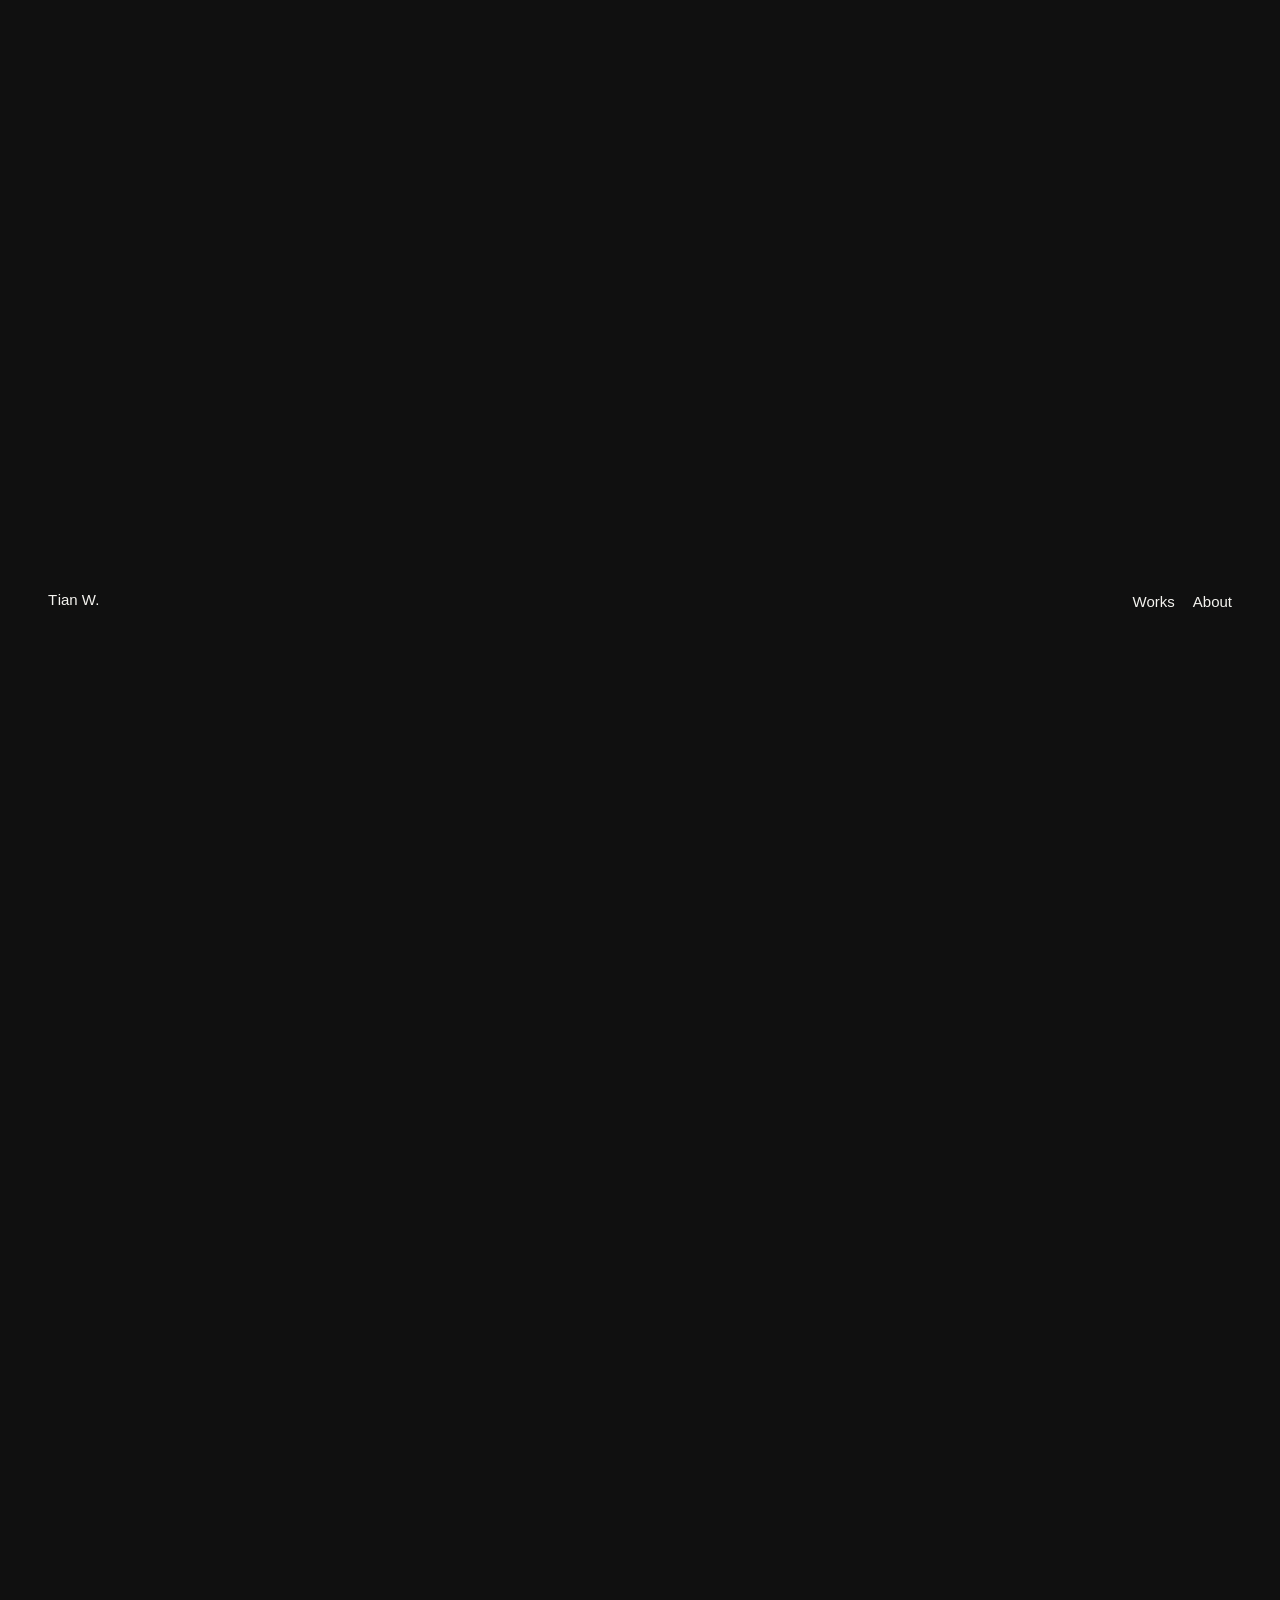
<file: index.html>
<!doctype html>
<html lang="en">
<head>
<meta charset="utf-8">
<meta name="viewport" content="width=device-width,initial-scale=1,viewport-fit=cover">
<title>Tian W.</title>
<link rel="stylesheet" href="style.css?v=20261018-desktop2">
</head>
<body class="home">
<div class="scene-wrap">
  <section class="scene">
    <a class="hero-name" href="index.html"><span class="t">T</span><span class="ian">ian W.</span></a>
    <div class="role">Artist</div>
    <div class="location">London / Taipei</div>

    <nav class="home-nav">
      <a href="works.html"><span>Works</span><svg viewBox="0 0 100 24"><path d="M2 17 C18 15,35 20,52 17 S82 19,98 16"/></svg></a>
      <a href="about.html"><span>About</span><svg viewBox="0 0 100 24"><path d="M2 17 C18 20,36 14,53 18 S81 15,98 18"/></svg></a>
    </nav>

    <div class="question" aria-label="What for?">
      <span>W</span><span>h</span><span>a</span><span>t</span><span>&nbsp;</span><span>f</span><span>o</span><span>r</span><span>?</span>
    </div>

    <div class="answer">
      <span class="answer-text">Just to make things worse.</span>
      <svg class="rewrite-svg" viewBox="0 0 700 220" aria-hidden="true">
        <path id="commit" d="M34 108 L666 108"/>
        <g id="rewrites"></g>
      </svg>
    </div>
  </section>
</div>
<script src="home.js?v=20261018-desktop2"></script>
</body>
</html>
</file>
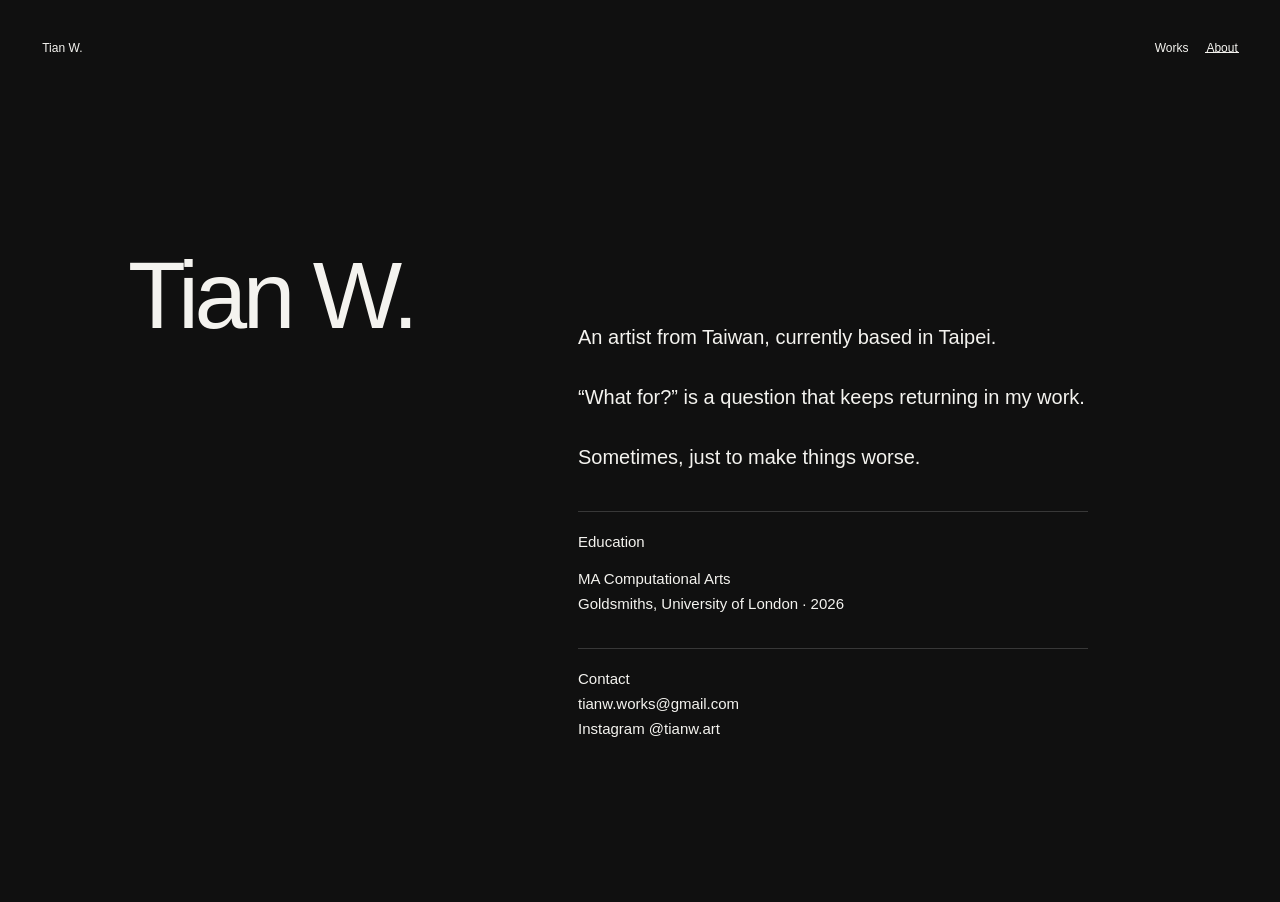
<file: about.html>
<!doctype html><html lang="en"><head><meta charset="utf-8"><meta name="viewport" content="width=device-width,initial-scale=1"><title>About — Tian W.</title><link rel="stylesheet" href="style.css?v=20261122-about-proart-balance"></head><body class="dark-page"><header class="site-header"><a class="site-name" href="index.html">Tian W.</a><nav class="site-nav"><a href="works.html">Works</a><a class="active" href="about.html">About</a></nav></header><main class="page"><div class="about-layout"><h1>Tian W.</h1><div class="about-copy"><p>An artist from Taiwan, currently based in Taipei.</p><p>“What for?” is a question that keeps returning in my work.</p><p>Sometimes, just to make things worse.</p><div class="about-education"><div class="about-meta-label">Education</div><p>MA Computational Arts<br>Goldsmiths, University of London · 2026</p></div><div class="contact">Contact<br><a href="mailto:tianw.works@gmail.com">tianw.works@gmail.com</a><br><a href="https://www.instagram.com/tianw.art/" target="_blank" rel="noopener noreferrer">Instagram @tianw.art</a></div></div></div></main></body></html>
</file>
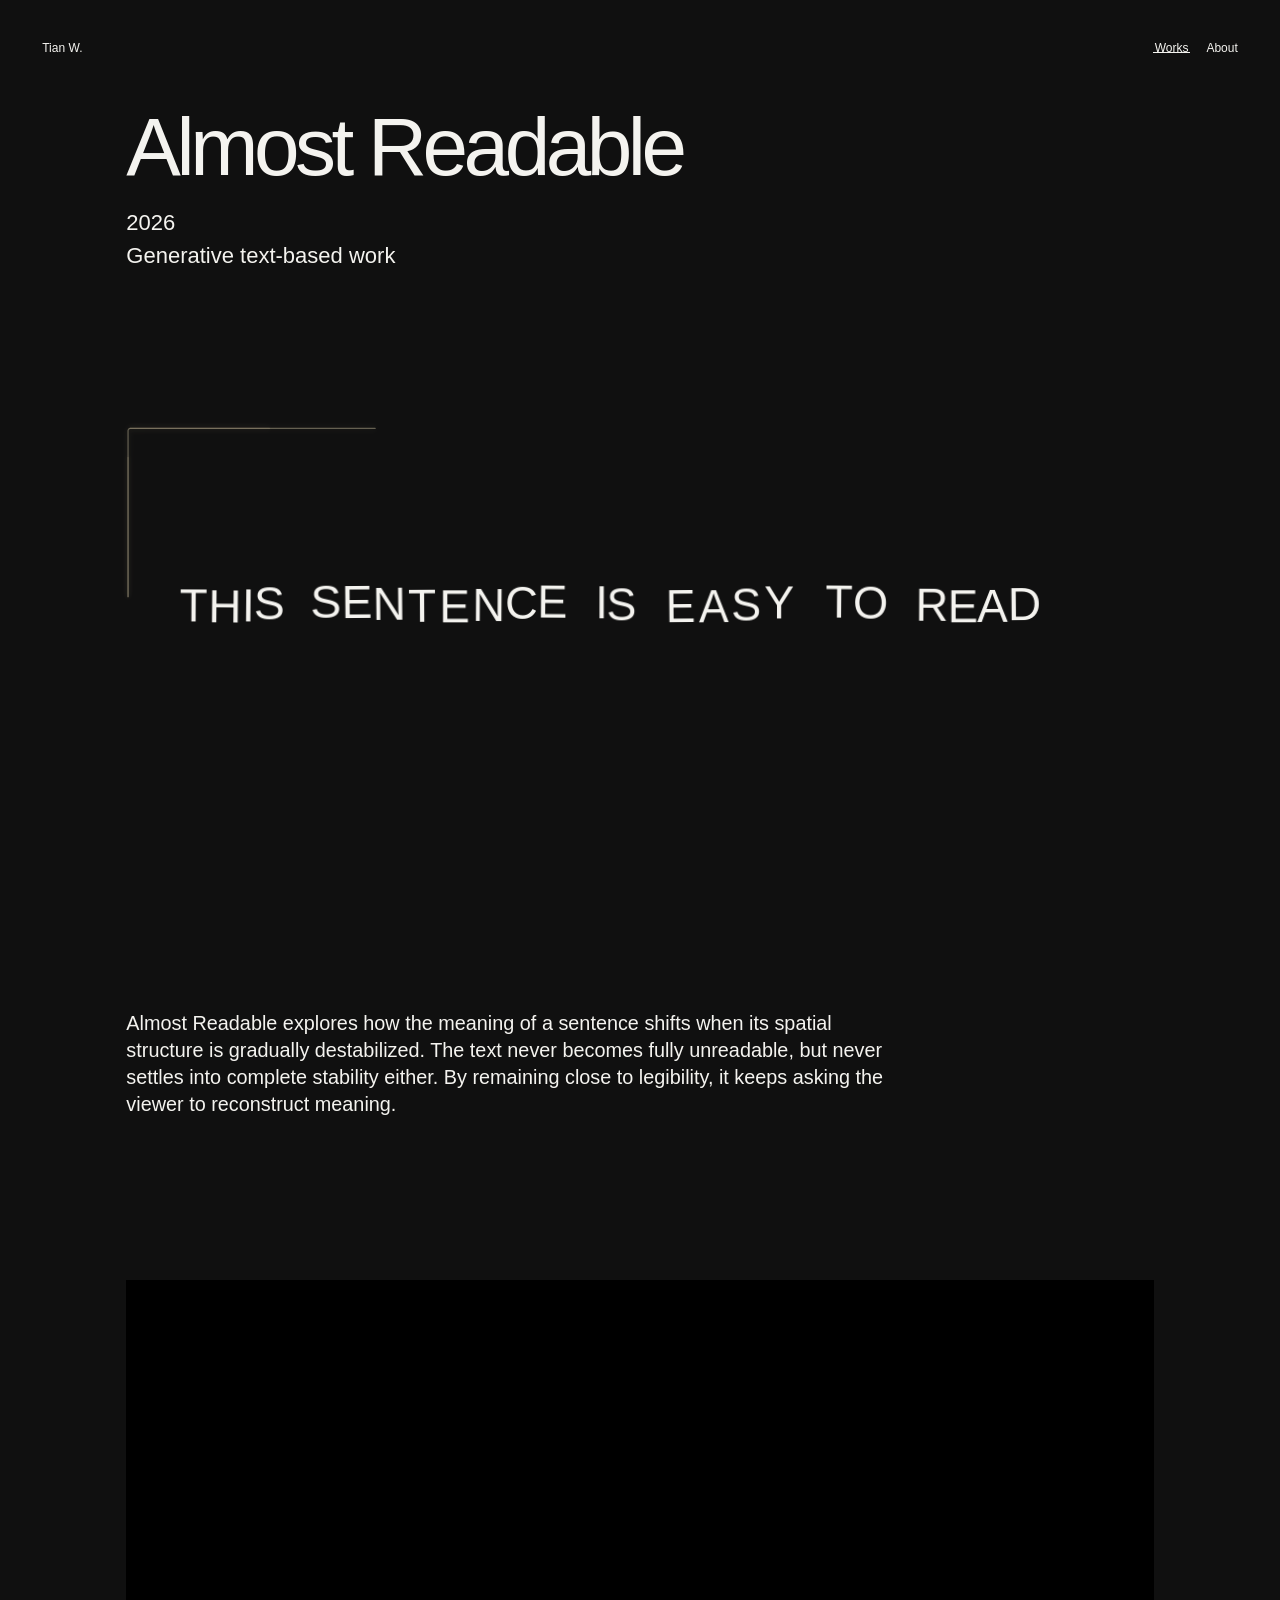
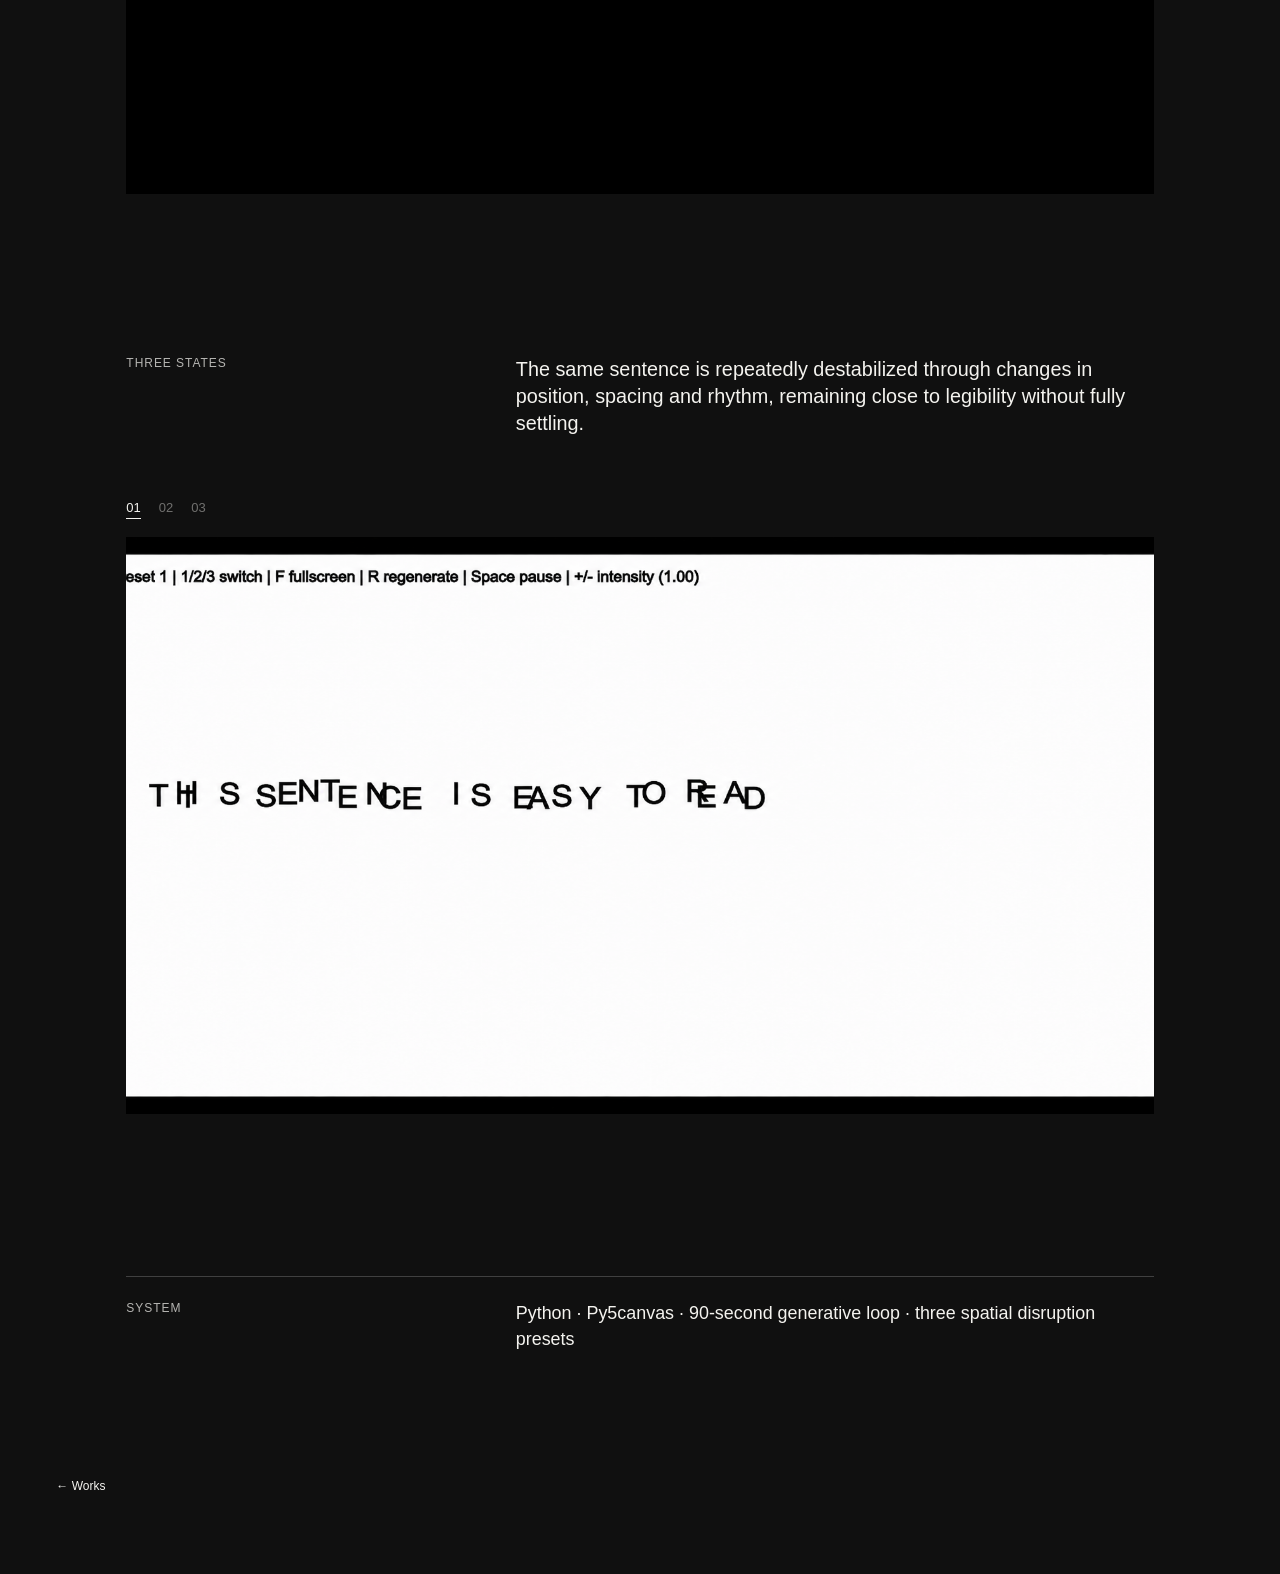
<file: almost-readable.html>
<!doctype html>
<html lang="en">
<head>
  <meta charset="utf-8">
  <meta name="viewport" content="width=device-width,initial-scale=1">
  <title>Almost Readable — Tian W.</title>
  <link rel="stylesheet" href="style.css?v=20261109-core">
  <link rel="stylesheet" href="css/almost-readable.css?v=20261110-type2">
</head>

<body class="dark-page almost-readable-page">
  <header class="site-header">
    <a class="site-name" href="index.html">Tian W.</a>
    <nav class="site-nav">
      <a class="active" href="works.html">Works</a>
      <a href="about.html">About</a>
    </nav>
  </header>

  <main class="page almost-page">

    <section class="almost-intro">
      <div class="almost-title-block">
        <h1>Almost Readable</h1>
        <div class="almost-meta">2026<br>Generative text-based work</div>
      </div>

      <div class="almost-live" aria-label="THIS SENTENCE IS EASY TO READ">
        <div class="almost-live-frame">
          <svg
            class="flow-frame-svg"
            viewBox="0 0 1000 300"
            preserveAspectRatio="none"
            aria-hidden="true"
          >
            <rect class="flow-line flow-line-a" x="2" y="2" width="996" height="296" rx="2" ry="2" pathLength="1000"></rect>
            <rect class="flow-line flow-line-b" x="2" y="2" width="996" height="296" rx="2" ry="2" pathLength="1000"></rect>
          </svg>

          <div class="live-sentence desktop-live" aria-hidden="true">
          <span>T</span><span>H</span><span>I</span><span>S</span>
          <span class="word-gap"></span>
          <span>S</span><span>E</span><span>N</span><span>T</span><span>E</span><span>N</span><span>C</span><span>E</span>
          <span class="word-gap"></span>
          <span>I</span><span>S</span>
          <span class="word-gap"></span>
          <span>E</span><span>A</span><span>S</span><span>Y</span>
          <span class="word-gap"></span>
          <span>T</span><span>O</span>
          <span class="word-gap"></span>
          <span>R</span><span>E</span><span>A</span><span>D</span>
          </div>

          <div class="mobile-live" aria-hidden="true">
            <span class="mobile-line">THIS</span>
            <span class="mobile-line">SENTENCE</span>
            <span class="mobile-line">IS EASY</span>
            <span class="mobile-line">TO READ</span>
          </div>
        </div>
      </div>
    </section>

    <section class="almost-statement">
      <p>
        Almost Readable explores how the meaning of a sentence shifts when its spatial structure is gradually destabilized.
        The text never becomes fully unreadable, but never settles into complete stability either.
        By remaining close to legibility, it keeps asking the viewer to reconstruct meaning.
      </p>
    </section>

    <section class="almost-video-section">
      <video class="almost-video" autoplay muted playsinline loop preload="metadata">
        <source src="assets/almost-readable/almost-readable.mp4" type="video/mp4">
      </video>
    </section>

    <section class="preset-section">
      <div class="preset-copy">
        <div class="section-label">Three states</div>
        <p>
          The same sentence is repeatedly destabilized through changes in position, spacing and rhythm,
          remaining close to legibility without fully settling.
        </p>
      </div>

      <div class="preset-viewer">
        <div class="preset-tabs" role="tablist" aria-label="Almost Readable presets">
          <button class="preset-tab is-active" data-preset="0" type="button">01</button>
          <button class="preset-tab" data-preset="1" type="button">02</button>
          <button class="preset-tab" data-preset="2" type="button">03</button>
        </div>

        <div class="preset-stage">
          <img class="preset-image is-active" src="assets/almost-readable/preset-01.png" alt="Preset 1, largely readable sentence">
          <img class="preset-image" src="assets/almost-readable/preset-02.png" alt="Preset 2, disrupted spacing rhythm">
          <img class="preset-image" src="assets/almost-readable/preset-03.png" alt="Preset 3, unstable reading order">
        </div>

        <div class="preset-mobile-hint" aria-hidden="true">← →</div>
      </div>
    </section>

    <section class="almost-system">
      <div class="section-label">System</div>
      <p>Python · Py5canvas · 90-second generative loop · three spatial disruption presets</p>
    </section>

    <a class="back-link" href="works.html">← Works</a>
  </main>

  <script>
    const liveChars = [...document.querySelectorAll('.desktop-live span:not(.word-gap)')];

    let t = 0;
    function animateSentence() {
      t += 0.012;
      liveChars.forEach((char, i) => {
        const phase = i * 0.73;
        const x = Math.sin(t * 1.15 + phase) * (2.2 + (i % 5) * 0.35);
        const y = Math.sin(t * 0.83 + phase * 1.27) * 2.4;
        const r = Math.sin(t * 0.61 + phase) * 0.55;
        const squeeze = 1 + Math.sin(t * 0.47 + phase * .4) * .018;
        char.style.transform = `translate(${x}px,${y}px) rotate(${r}deg) scaleX(${squeeze})`;
      });
      requestAnimationFrame(animateSentence);
    }
    requestAnimationFrame(animateSentence);

    const mobileLines = [...document.querySelectorAll('.mobile-line')];
    addEventListener('scroll', () => {
      const y = Math.min(scrollY, innerHeight * 1.1);
      const strength = y / innerHeight;
      mobileLines.forEach((line, i) => {
        const dir = i % 2 ? 1 : -1;
        line.style.transform = `translateX(${dir * strength * (9 + i * 5)}px)`;
      });
    }, { passive: true });

    const liveArea = document.querySelector('.almost-live');
    let glow = 0;
    let targetGlow = 0;
    let lastPointer = null;
    let lastScrollY = window.scrollY;
    let lastScrollTime = performance.now();

    const setMotionGlow = speed => {
      targetGlow = Math.min(1, Math.max(targetGlow, speed));
    };

    window.addEventListener('pointermove', event => {
      if (!lastPointer) {
        lastPointer = { x: event.clientX, y: event.clientY, t: performance.now() };
        return;
      }

      const now = performance.now();
      const dt = Math.max(16, now - lastPointer.t);
      const dx = event.clientX - lastPointer.x;
      const dy = event.clientY - lastPointer.y;
      const velocity = Math.hypot(dx, dy) / dt;

      setMotionGlow(Math.min(1, velocity / 1.35));
      lastPointer = { x: event.clientX, y: event.clientY, t: now };
    }, { passive: true });

    window.addEventListener('scroll', () => {
      const now = performance.now();
      const dt = Math.max(16, now - lastScrollTime);
      const velocity = Math.abs(window.scrollY - lastScrollY) / dt;

      const rect = liveArea.getBoundingClientRect();
      const visible = rect.bottom > 0 && rect.top < window.innerHeight;

      if (visible) {
        setMotionGlow(Math.min(1, velocity / 1.1));
      }

      lastScrollY = window.scrollY;
      lastScrollTime = now;
    }, { passive: true });

    const animateGlow = () => {
      glow += (targetGlow - glow) * .16;
      targetGlow *= .9;
      liveArea.style.setProperty('--metal-glow', glow.toFixed(3));
      requestAnimationFrame(animateGlow);
    };
    requestAnimationFrame(animateGlow);

    const video = document.querySelector('.almost-video');
    const tryPlay = () => video.play().catch(() => {});
    video.addEventListener('canplay', tryPlay, { once: true });
    window.addEventListener('pageshow', tryPlay);

    const tabs = [...document.querySelectorAll('.preset-tab')];
    const images = [...document.querySelectorAll('.preset-image')];

    tabs.forEach((tab, index) => {
      tab.addEventListener('click', () => {
        tabs.forEach(t => t.classList.remove('is-active'));
        images.forEach(img => img.classList.remove('is-active'));
        tab.classList.add('is-active');
        images[index].classList.add('is-active');
      });
    });

    const header = document.querySelector('.site-header');
    addEventListener('scroll', () => {
      header.classList.toggle('header-hidden', scrollY > 70);
    }, { passive: true });
  </script>
</body>
</html>
</file>
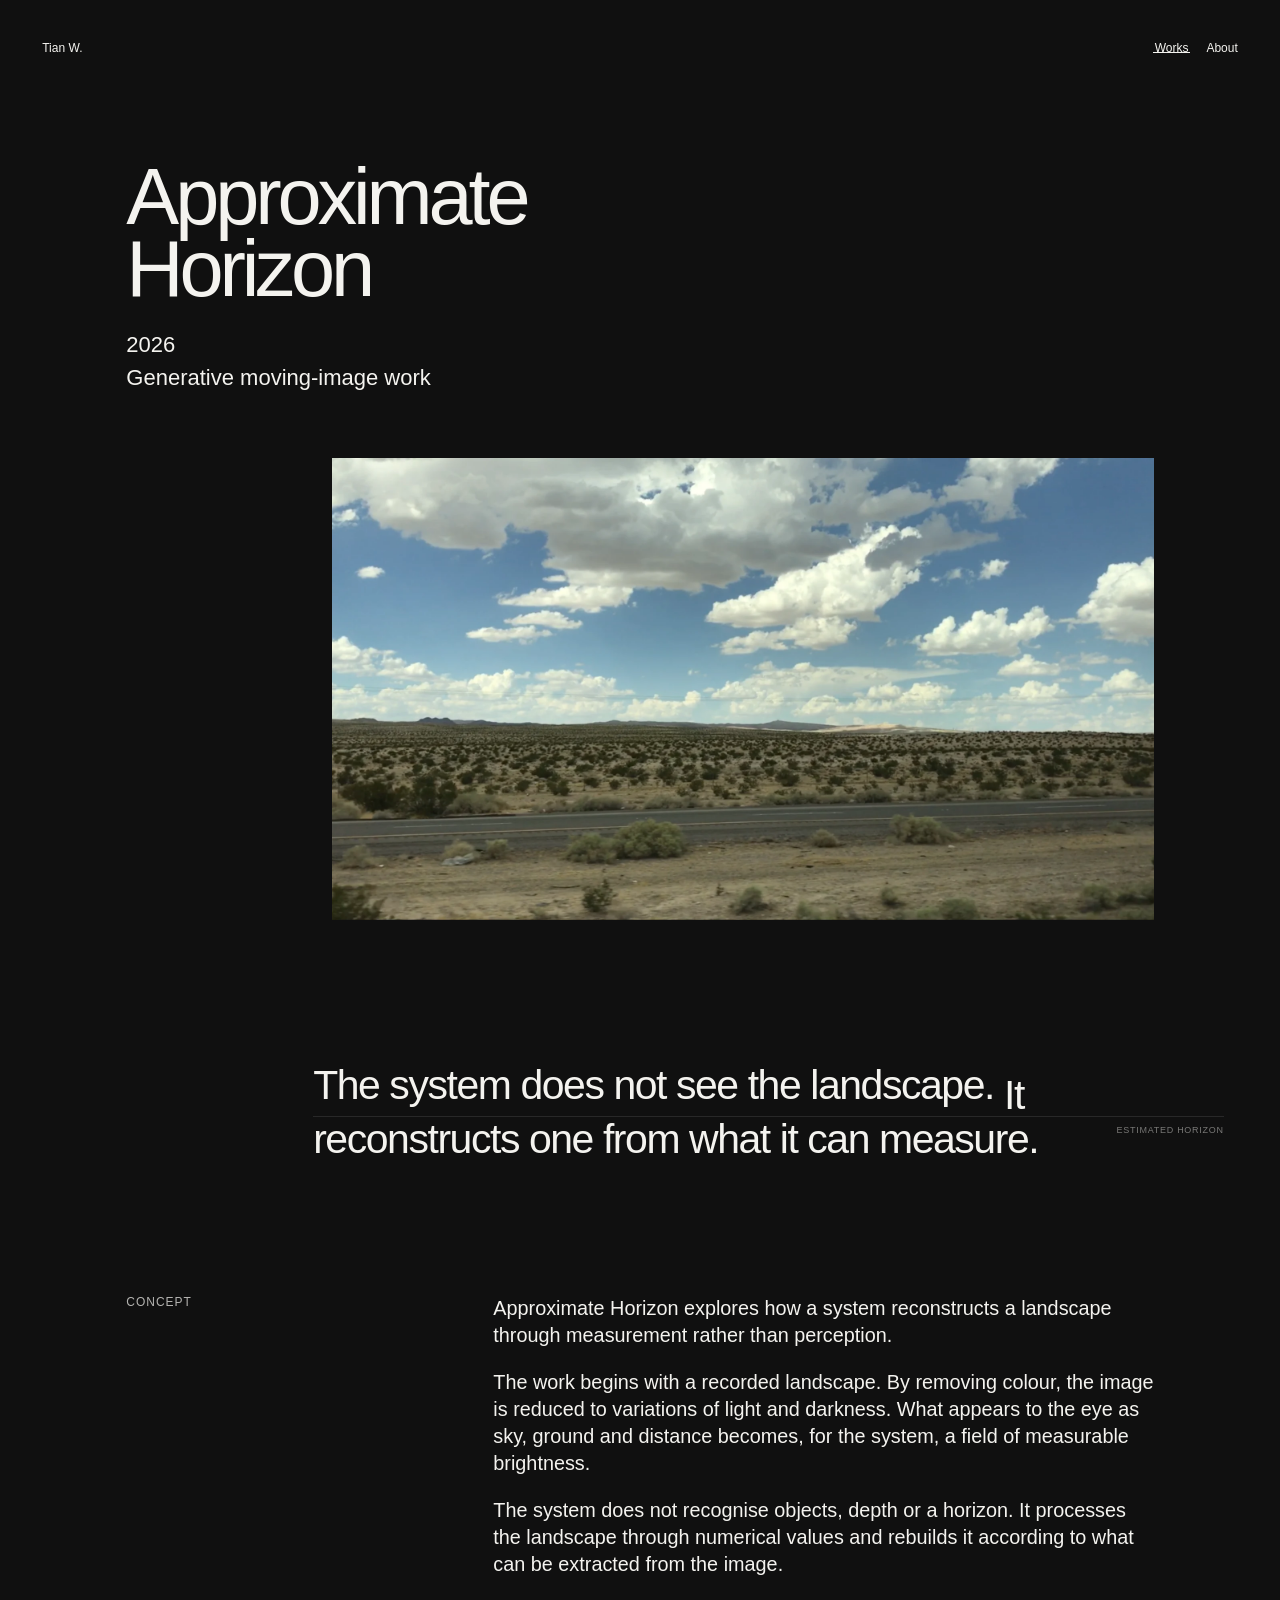
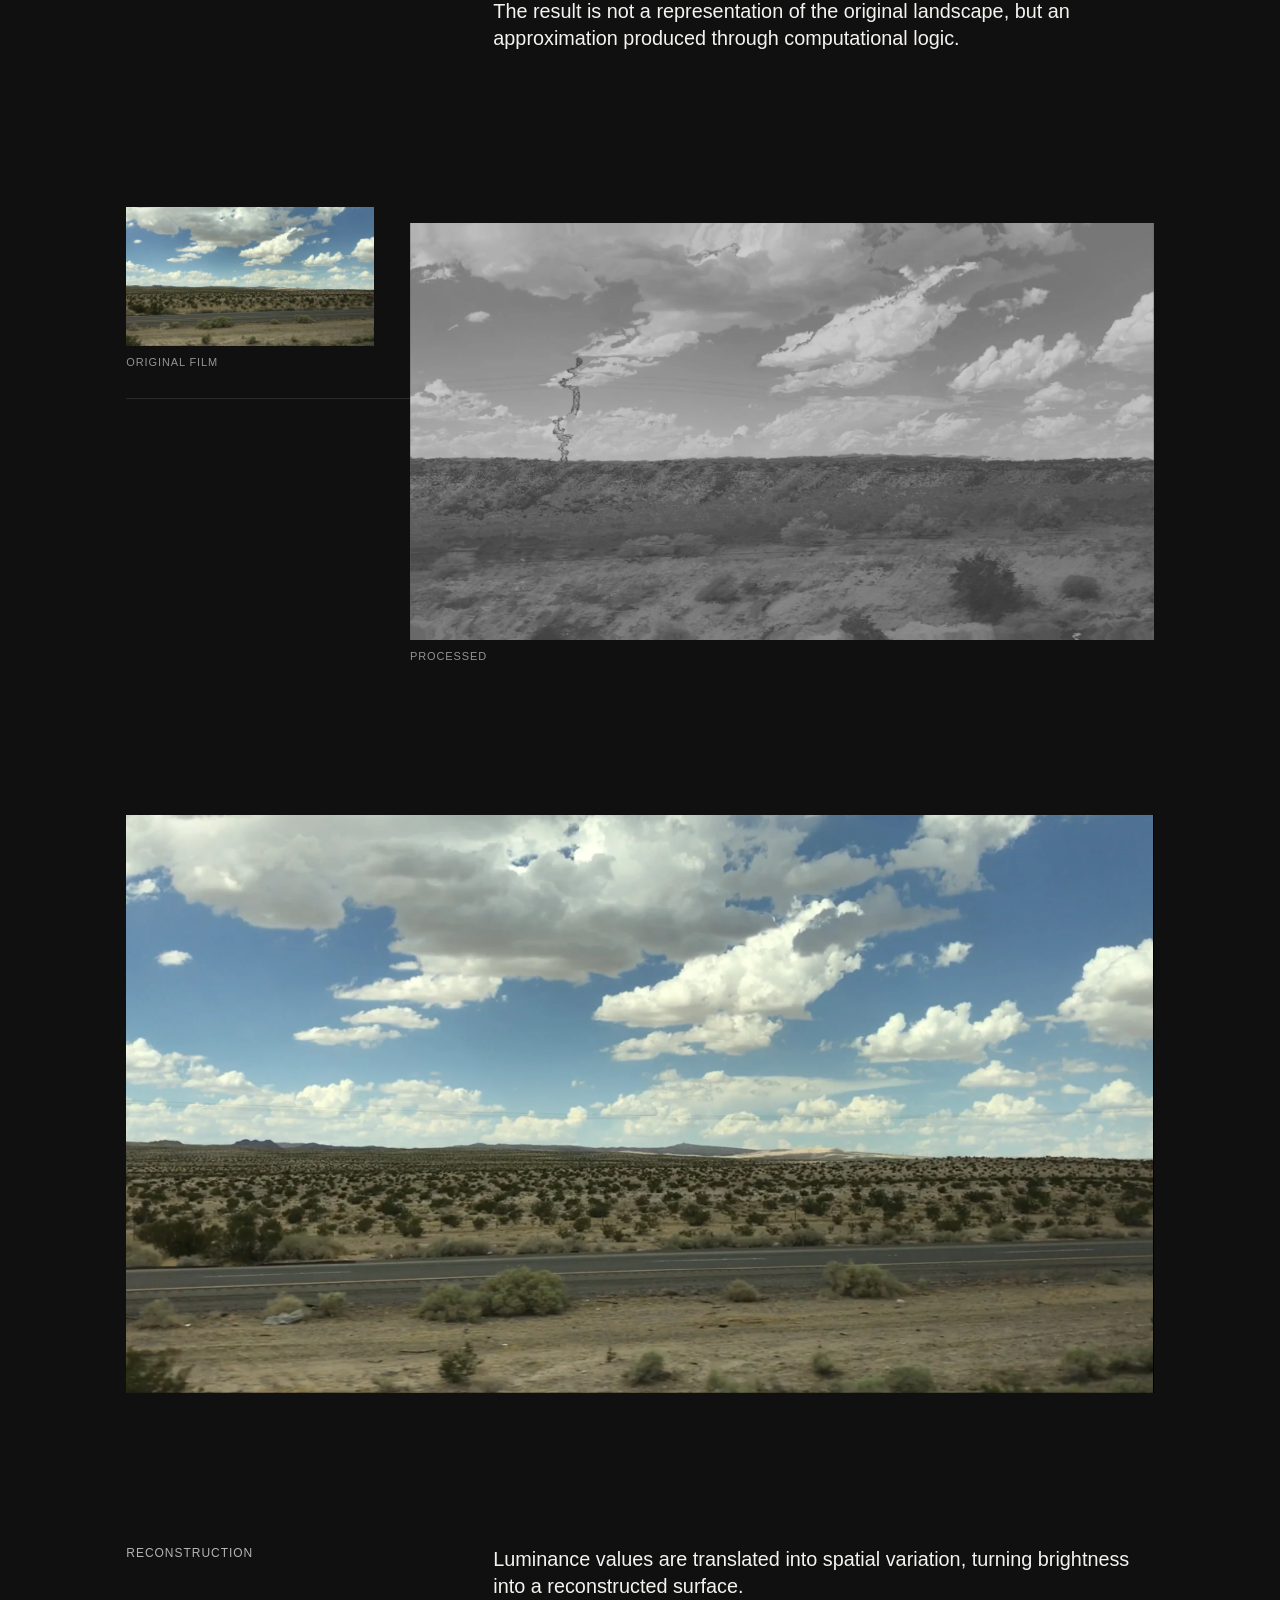
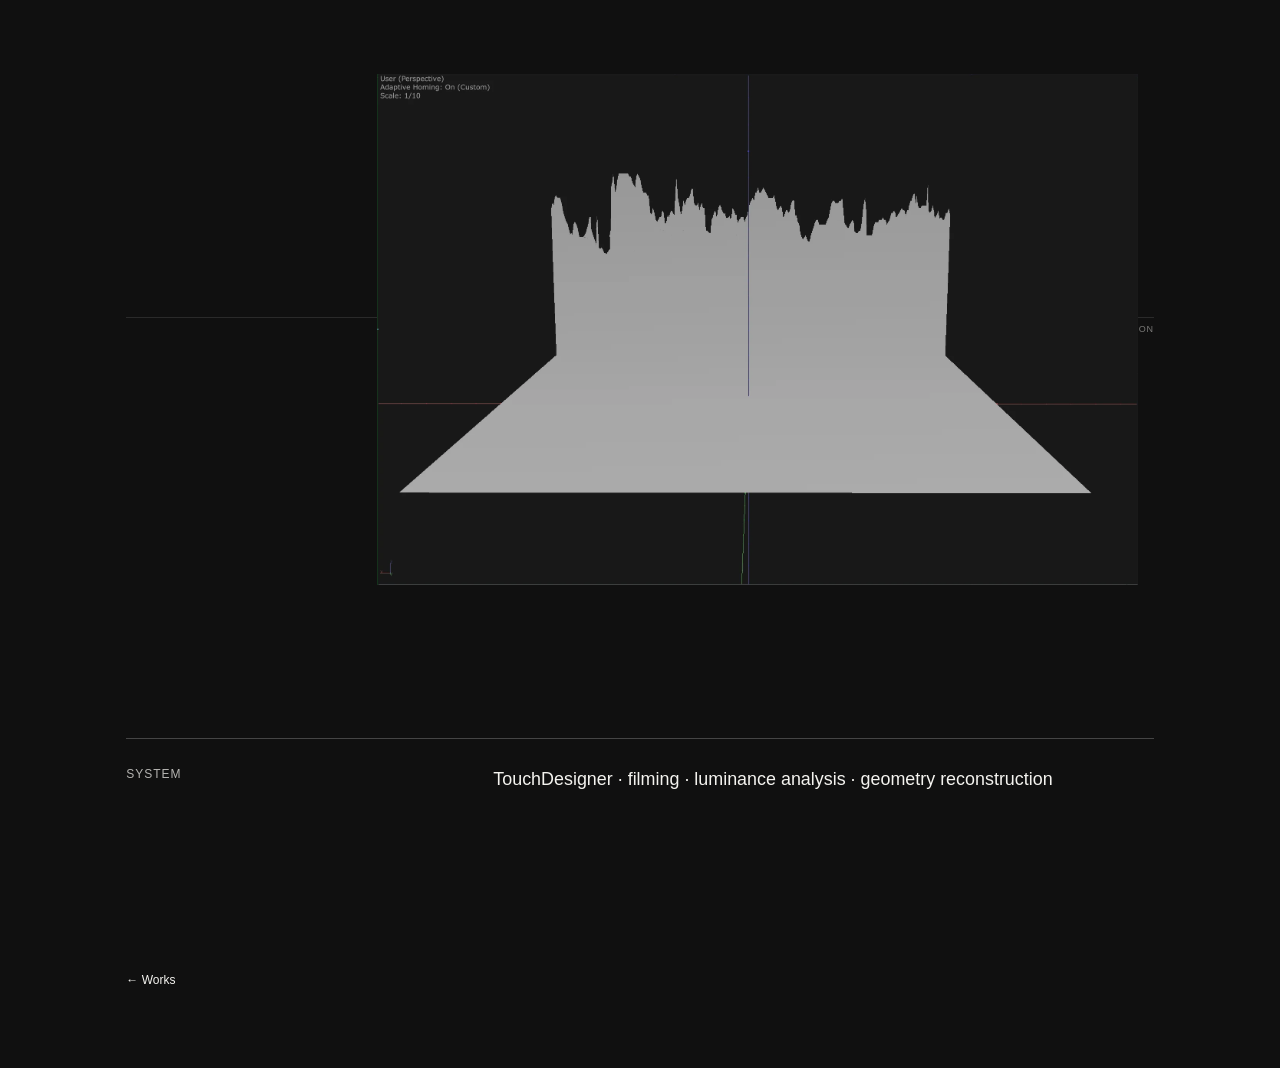
<file: approximate-horizon.html>
<!doctype html>
<html lang="en">
<head>
  <meta charset="utf-8">
  <meta name="viewport" content="width=device-width,initial-scale=1">
  <title>Approximate Horizon — Tian W.</title>
  <link rel="stylesheet" href="style.css?v=20261113-core">
  <link rel="stylesheet" href="css/approximate-horizon.css?v=20261113-v16">
</head>

<body class="dark-page approximate-page">
  <header class="site-header">
    <a class="site-name" href="index.html">Tian W.</a>
    <nav class="site-nav">
      <a class="active" href="works.html">Works</a>
      <a href="about.html">About</a>
    </nav>
  </header>

  <main class="page approximate-main">

    <section class="approximate-hero">
      <div class="approximate-title-block">
        <h1>Approximate<br>Horizon</h1>
        <div class="approximate-meta">
          2026<br>
          Generative moving-image work
        </div>
      </div>

      <img
        class="approximate-cover"
        src="assets/approximate-horizon/image-01.webp"
        alt="Original landscape used in Approximate Horizon"
      >
    </section>

    <section class="approximate-statement">
      <p class="approximate-statement-line">
        <span class="statement-first">The system does not see the landscape.</span>
        <span class="statement-second">It reconstructs one from what it can measure.</span>
      </p>
      <span class="statement-horizon-label" aria-hidden="true">estimated horizon</span>
    </section>

    <section class="approximate-concept">
      <div class="section-label">Concept</div>
      <div class="approximate-copy">
        <p>
          Approximate Horizon explores how a system reconstructs a landscape through measurement rather than perception.
        </p>
        <p>
          The work begins with a recorded landscape. By removing colour, the image is reduced to variations of light and darkness. What appears to the eye as sky, ground and distance becomes, for the system, a field of measurable brightness.
        </p>
        <p>
          The system does not recognise objects, depth or a horizon. It processes the landscape through numerical values and rebuilds it according to what can be extracted from the image.
        </p>
        <p>
          The result is not a representation of the original landscape, but an approximation produced through computational logic.
        </p>
      </div>
    </section>

    <section class="approximate-process-pair horizon-section" aria-label="Original and processed landscape">
      <div class="horizon-guide horizon-guide-process" aria-hidden="true">
        <span>estimated horizon</span>
      </div>
      <figure>
        <img
          src="assets/approximate-horizon/image-01.webp"
          alt="Original landscape"
          loading="lazy"
        >
        <figcaption>ORIGINAL FILM</figcaption>
      </figure>

      <figure>
        <img
          src="assets/approximate-horizon/image-02.webp"
          alt="Processed monochrome landscape"
          loading="lazy"
        >
        <figcaption>PROCESSED</figcaption>
      </figure>
    </section>

    <section class="approximate-video-section">
      <video
        class="approximate-video"
        autoplay
        muted
        playsinline
        loop
        preload="metadata"
        poster="assets/approximate-horizon/image-01.webp"
      >
        <source src="assets/approximate-horizon/approximate-horizon.mp4" type="video/mp4">
      </video>
    </section>

    <section class="approximate-geometry horizon-section">
      <div class="horizon-guide horizon-guide-geometry" aria-hidden="true">
        <span>estimated horizon</span>
      </div>
      <div class="approximate-geometry-copy">
        <div class="section-label">Reconstruction</div>
        <p>
          Luminance values are translated into spatial variation, turning brightness into a reconstructed surface.
        </p>
      </div>

      <figure>
        <img
          src="assets/approximate-horizon/image-03.webp"
          alt="Geometry reconstruction generated from luminance values"
          loading="lazy"
        >
      </figure>
    </section>

    <section class="approximate-system">
      <div class="section-label">System</div>
      <p>TouchDesigner · filming · luminance analysis · geometry reconstruction</p>
    </section>

    <div class="approximate-links">
      <a class="back-link" href="works.html">← Works</a>
    </div>

  </main>

  <script>
    const header = document.querySelector('.site-header');
    addEventListener('scroll', () => {
      header.classList.toggle('header-hidden', scrollY > 70);
    }, { passive: true });
  </script>
</body>
</html>
</file>
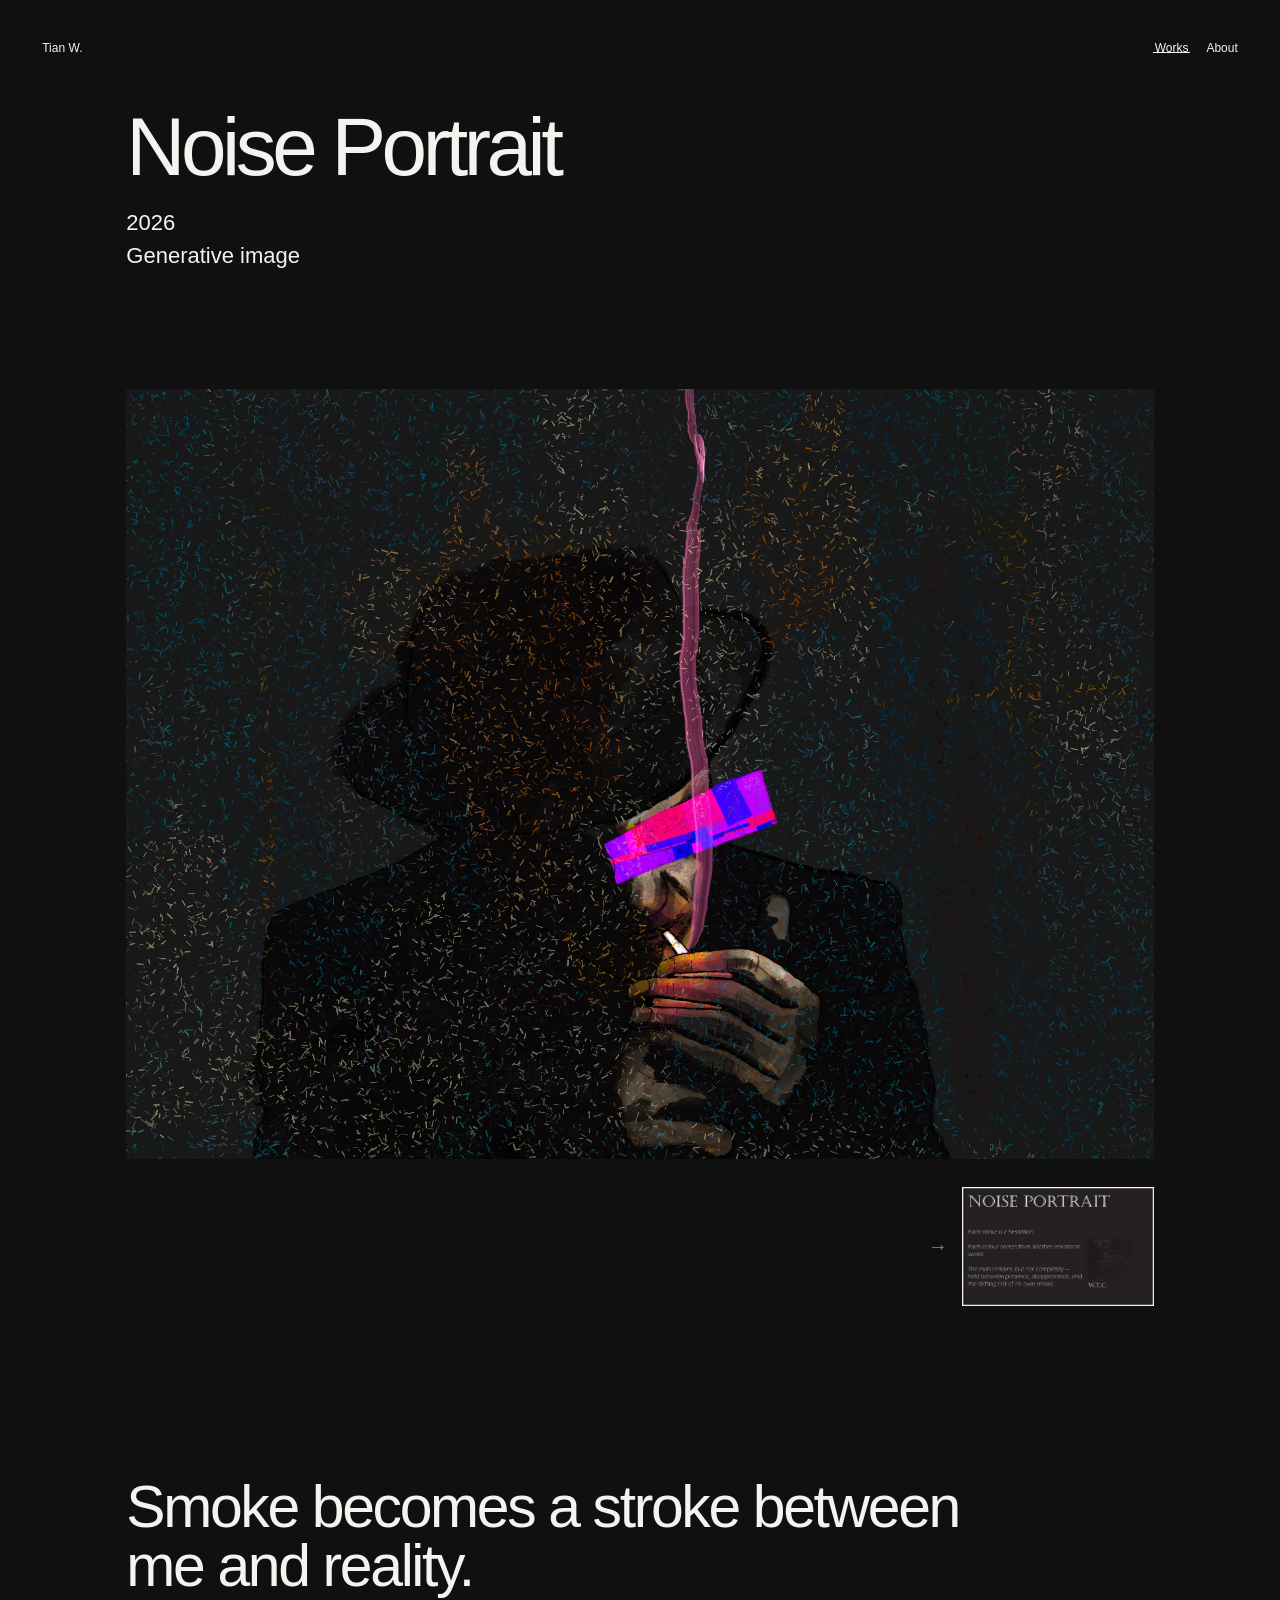
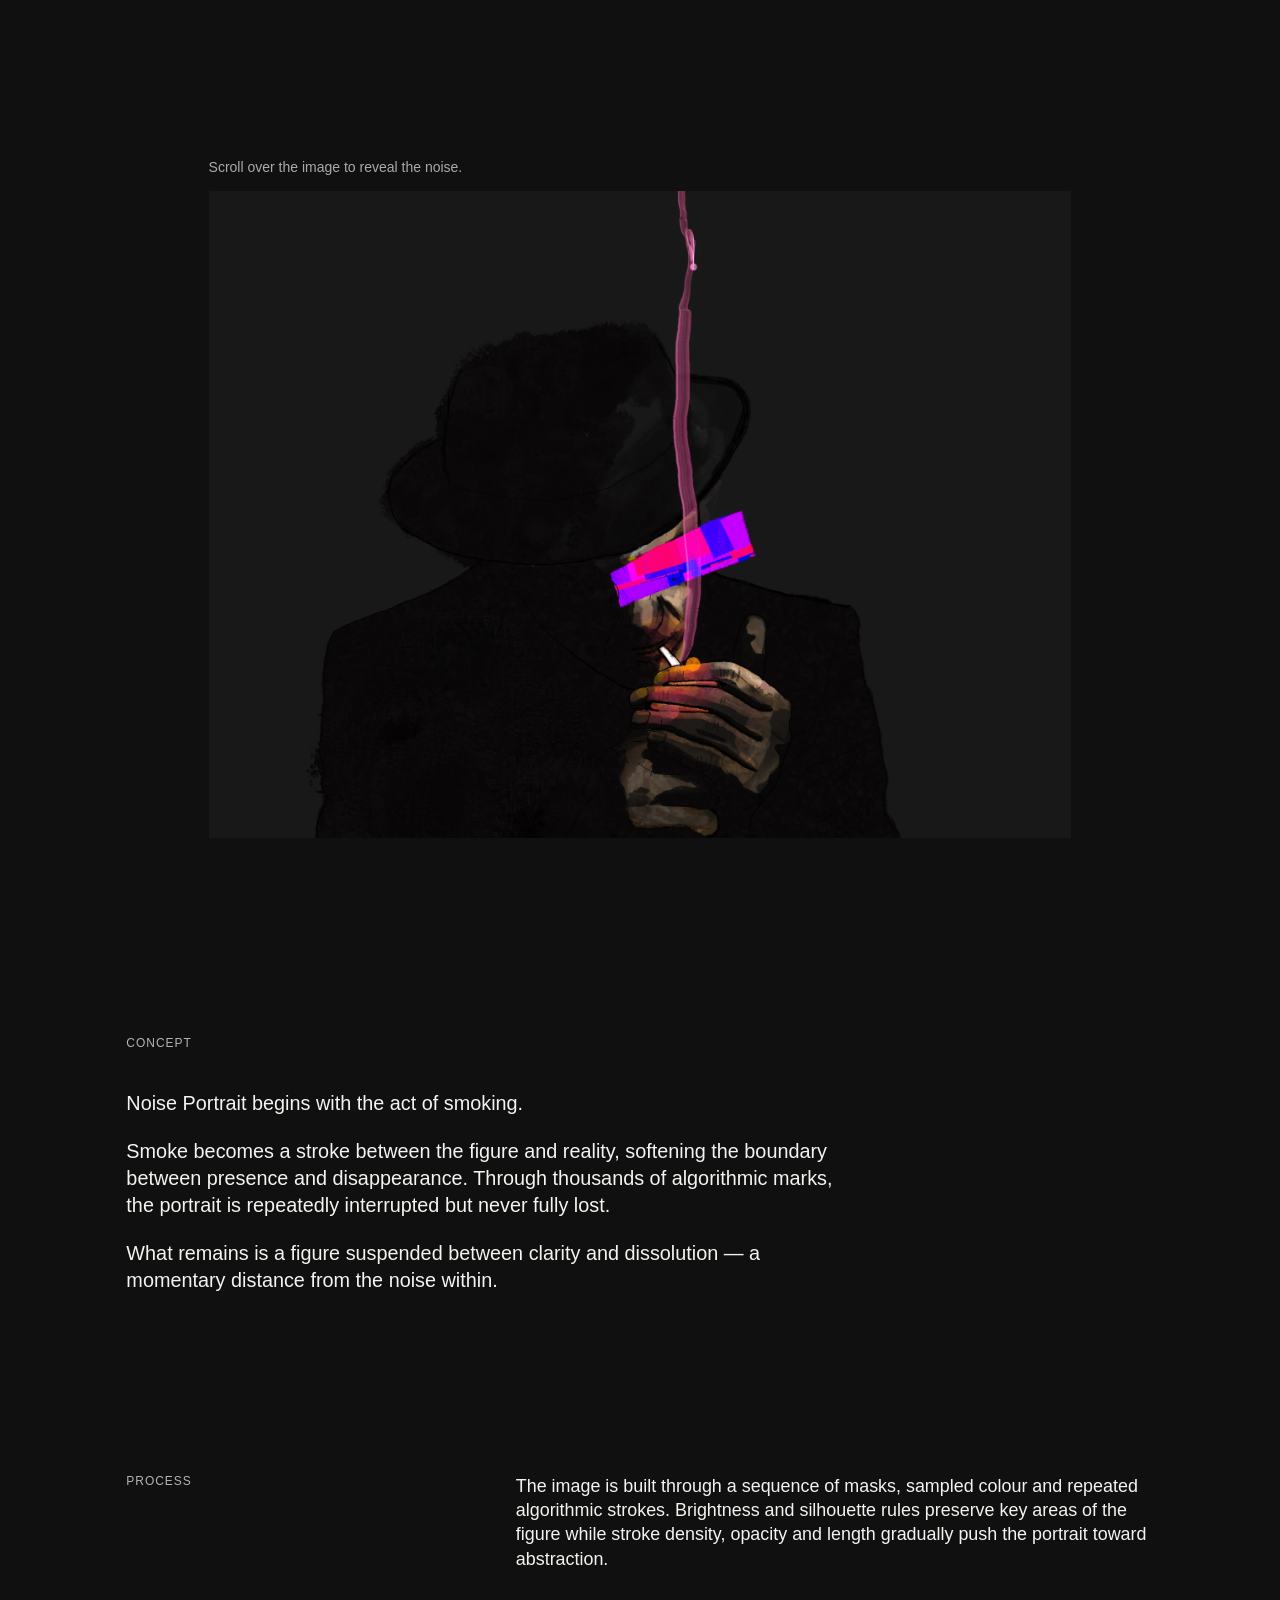
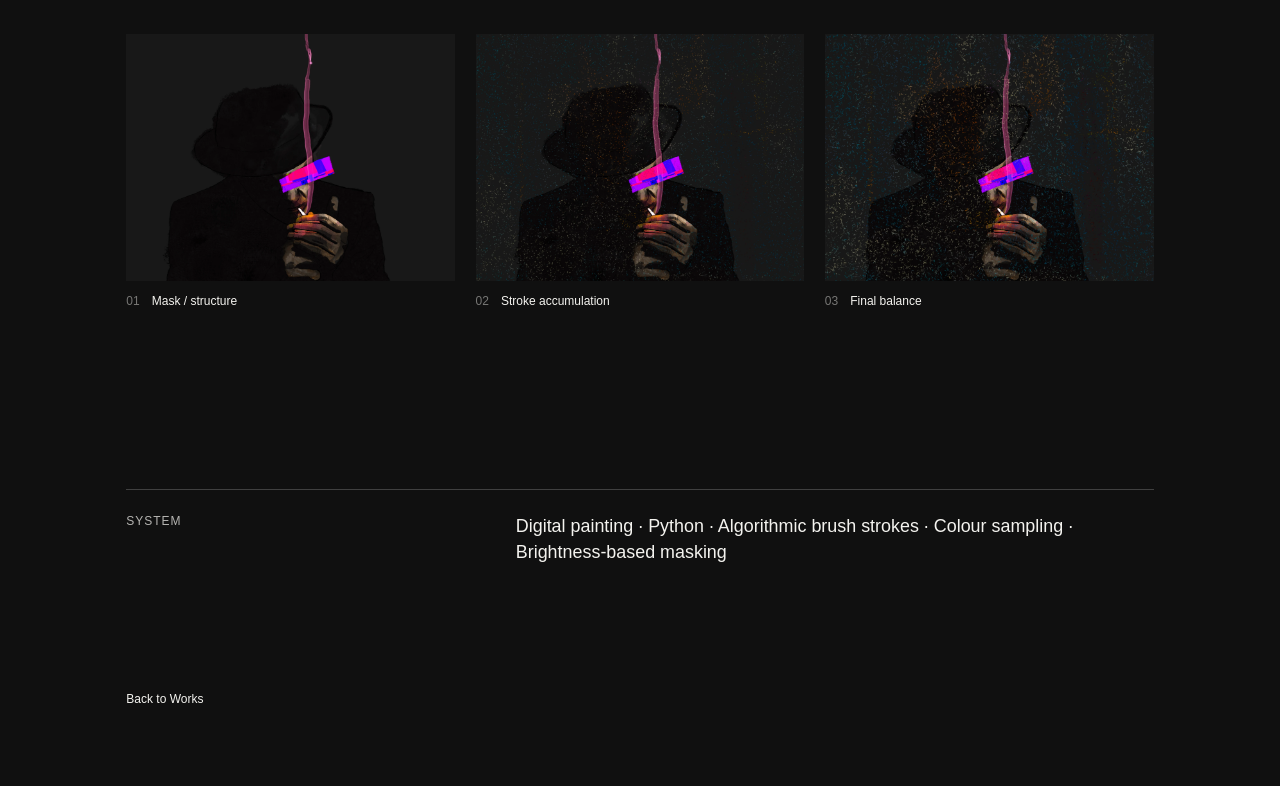
<file: noise-portrait.html>
<!doctype html>
<html lang="en">
<head>
  <meta charset="utf-8">
  <meta name="viewport" content="width=device-width,initial-scale=1">
  <title>Noise Portrait — Tian W.</title>
  <link rel="stylesheet" href="style.css?v=20261118-core">
  <link rel="stylesheet" href="css/noise-portrait.css?v=20261121-v28">
</head>

<body class="dark-page noise-portrait-page">
  <header class="site-header">
    <a class="site-name" href="index.html">Tian W.</a>
    <nav class="site-nav">
      <a class="active" href="works.html">Works</a>
      <a href="about.html">About</a>
    </nav>
  </header>

  <main class="noise-main">
    <section class="noise-hero">
      <div class="noise-title-block">
        <h1>Noise Portrait</h1>
        <p class="noise-meta">2026<br>Generative image</p>
      </div>

      <div class="noise-exhibition-view" aria-label="Noise Portrait exhibition-style presentation">
        <figure class="noise-artwork">
          <img
            src="assets/noise-portrait/noise-portrait-final-b.webp"
            alt="Noise Portrait, a smoking figure dissolving into coloured algorithmic strokes"
          >
        </figure>

        <figure class="noise-label" tabindex="0" role="button" aria-label="Enlarge Noise Portrait exhibition label" aria-expanded="false">
          <img
            src="assets/noise-portrait/noise-portrait-exhibition-label.webp"
            alt="Noise Portrait exhibition label"
          >
        </figure>
      </div>
    </section>

    <section class="noise-statement" aria-label="Artist statement">
      <span class="noise-statement-line noise-statement-line-left" aria-hidden="true"></span>
      <p>Smoke becomes a stroke between me and reality.</p>
      <span class="noise-statement-line noise-statement-line-right" aria-hidden="true"></span>
    </section>

    <section class="noise-transform" aria-label="Noise Portrait transformation">
      <div class="noise-transform-sticky">
        <div class="noise-transform-inner">
          <div class="noise-transform-hint" aria-hidden="true">
            <span class="noise-transform-hint-desktop">Scroll over the image to reveal the noise.</span>
            <span class="noise-transform-hint-mobile">Swipe over the image to reveal the noise.</span>
          </div>
          <div class="noise-transform-frame">
          <img class="noise-transform-image is-active" src="assets/noise-portrait/noise-portrait-stage-a.webp" alt="">
          <img class="noise-transform-image" src="assets/noise-portrait/noise-portrait-final-a.webp" alt="">
          <img class="noise-transform-image" src="assets/noise-portrait/noise-portrait-stage-c.webp" alt="">
          <img class="noise-transform-image" src="assets/noise-portrait/noise-portrait-final-a.webp" alt="">
          <img class="noise-transform-image" src="assets/noise-portrait/noise-portrait-final-b.webp" alt="Noise Portrait transformation from low noise to final image">
          </div>
        </div>
      </div>
    </section>

    <section class="noise-concept" aria-labelledby="noise-concept-title">
      <p class="noise-section-label" id="noise-concept-title">Concept</p>
      <div class="noise-concept-copy">
        <p>Noise Portrait begins with the act of smoking.</p>
        <p>Smoke becomes a stroke between the figure and reality, softening the boundary between presence and disappearance. Through thousands of algorithmic marks, the portrait is repeatedly interrupted but never fully lost.</p>
        <p>What remains is a figure suspended between clarity and dissolution — a momentary distance from the noise within.</p>
      </div>
    </section>

    <section class="noise-process" aria-labelledby="noise-process-title">
      <div class="noise-process-copy">
        <p class="noise-section-label" id="noise-process-title">Process</p>
        <p>
          The image is built through a sequence of masks, sampled colour and repeated algorithmic strokes. Brightness and silhouette rules preserve key areas of the figure while stroke density, opacity and length gradually push the portrait toward abstraction.
        </p>
      </div>

      <div class="noise-process-grid">
        <figure class="noise-process-item">
          <img src="assets/noise-portrait/noise-portrait-stage-a.webp" alt="Early Noise Portrait stage preserving the figure structure">
          <figcaption>
            <span>01</span>
            <strong>Mask / structure</strong>
          </figcaption>
        </figure>

        <figure class="noise-process-item">
          <img src="assets/noise-portrait/noise-portrait-final-a.webp" alt="Noise Portrait final A with accumulating algorithmic strokes">
          <figcaption>
            <span>02</span>
            <strong>Stroke accumulation</strong>
          </figcaption>
        </figure>

        <figure class="noise-process-item">
          <img src="assets/noise-portrait/noise-portrait-final-b.webp" alt="Noise Portrait final B balancing readability and abstraction">
          <figcaption>
            <span>03</span>
            <strong>Final balance</strong>
          </figcaption>
        </figure>
      </div>
    </section>

    <section class="noise-system" aria-label="System">
      <div class="noise-section-label">System</div>
      <p>Digital painting · Python · Algorithmic brush strokes · Colour sampling · Brightness-based masking</p>
    </section>

    <a class="back-link noise-back-link" href="works.html">Back to Works</a>
  </main>

  <script>
    const header = document.querySelector('.site-header');
    addEventListener('scroll', () => {
      header.classList.toggle('header-hidden', scrollY > 70);
    }, { passive: true });

    const label = document.querySelector('.noise-label');

    const setLabelExpanded = (expanded) => {
      label.classList.toggle('is-expanded', expanded);
      label.setAttribute('aria-expanded', String(expanded));
    };

    label.addEventListener('click', (event) => {
      if (matchMedia('(hover: hover) and (pointer: fine)').matches) return;
      event.stopPropagation();
      setLabelExpanded(!label.classList.contains('is-expanded'));
    });

    label.addEventListener('keydown', (event) => {
      if (event.key === 'Enter' || event.key === ' ') {
        event.preventDefault();
        setLabelExpanded(!label.classList.contains('is-expanded'));
      } else if (event.key === 'Escape') {
        setLabelExpanded(false);
      }
    });

    document.addEventListener('click', () => {
      if (!matchMedia('(hover: hover) and (pointer: fine)').matches) {
        setLabelExpanded(false);
      }
    });

    const transformFrame = document.querySelector('.noise-transform-frame');
    const transformImages = [...document.querySelectorAll('.noise-transform-image')];
    const finePointer = matchMedia('(hover: hover) and (pointer: fine)');
    let transformIndex = 0;
    let wheelAccumulator = 0;
    let touchStartY = null;

    const renderTransformIndex = (index) => {
      transformIndex = Math.max(0, Math.min(transformImages.length - 1, index));
      transformImages.forEach((image, imageIndex) => {
        image.style.opacity = imageIndex === transformIndex ? '1' : '0';
      });
    };

    const advanceTransform = (direction) => {
      const nextIndex = transformIndex + direction;
      if (nextIndex < 0 || nextIndex >= transformImages.length) return false;
      renderTransformIndex(nextIndex);
      return true;
    };

    const onTransformWheel = (event) => {
      if (!finePointer.matches) return;

      event.preventDefault();
      wheelAccumulator += event.deltaY;

      const threshold = 42;
      if (Math.abs(wheelAccumulator) < threshold) return;

      advanceTransform(wheelAccumulator > 0 ? 1 : -1);
      wheelAccumulator = 0;
    };

    const onTouchStart = (event) => {
      if (finePointer.matches) return;
      touchStartY = event.touches[0]?.clientY ?? null;
    };

    const onTouchMove = (event) => {
      if (finePointer.matches || touchStartY === null) return;

      const currentY = event.touches[0]?.clientY;
      if (currentY == null) return;

      const deltaY = touchStartY - currentY;
      const threshold = 34;
      if (Math.abs(deltaY) < threshold) return;

      event.preventDefault();
      advanceTransform(deltaY > 0 ? 1 : -1);
      touchStartY = currentY;
    };

    const onTouchEnd = () => {
      touchStartY = null;
    };

    renderTransformIndex(0);

    transformFrame?.addEventListener('wheel', onTransformWheel, { passive: false });
    transformFrame?.addEventListener('touchstart', onTouchStart, { passive: true });
    transformFrame?.addEventListener('touchmove', onTouchMove, { passive: false });
    transformFrame?.addEventListener('touchend', onTouchEnd, { passive: true });
  </script>
</body>
</html>
</file>
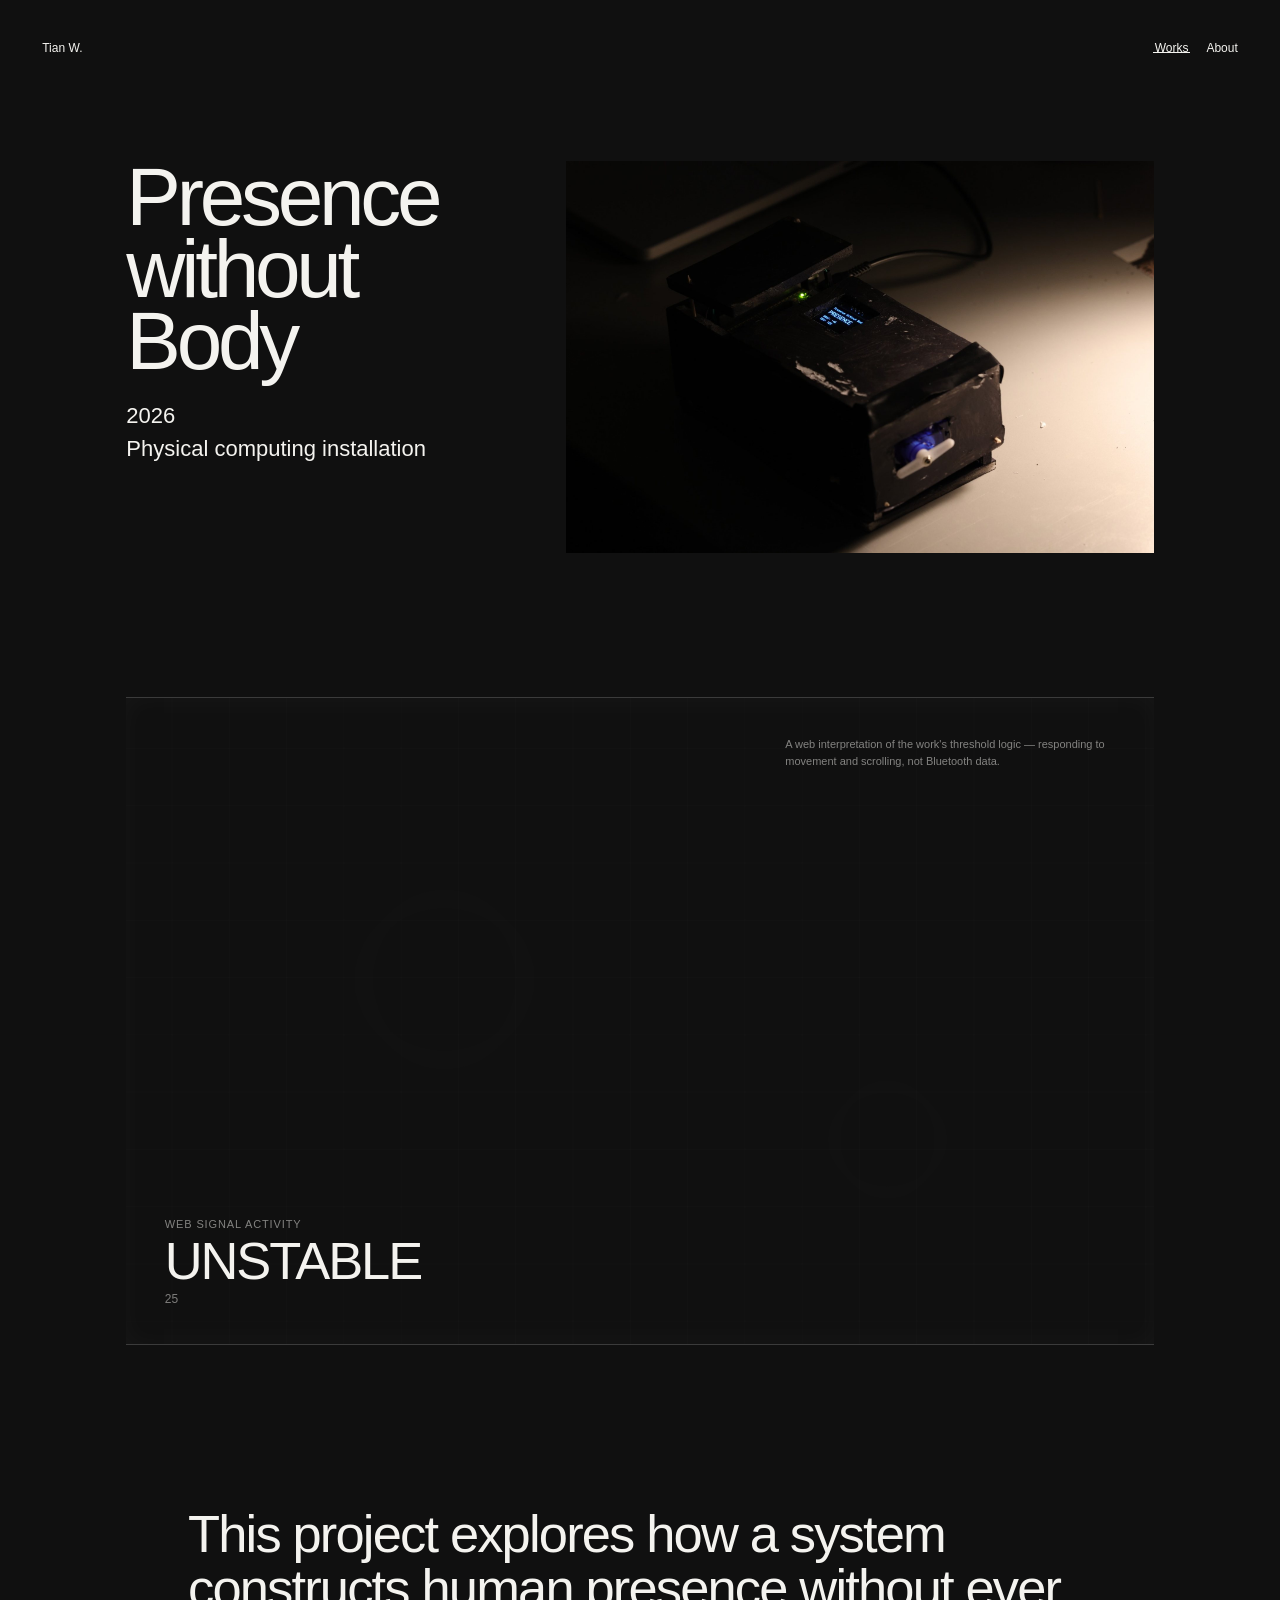
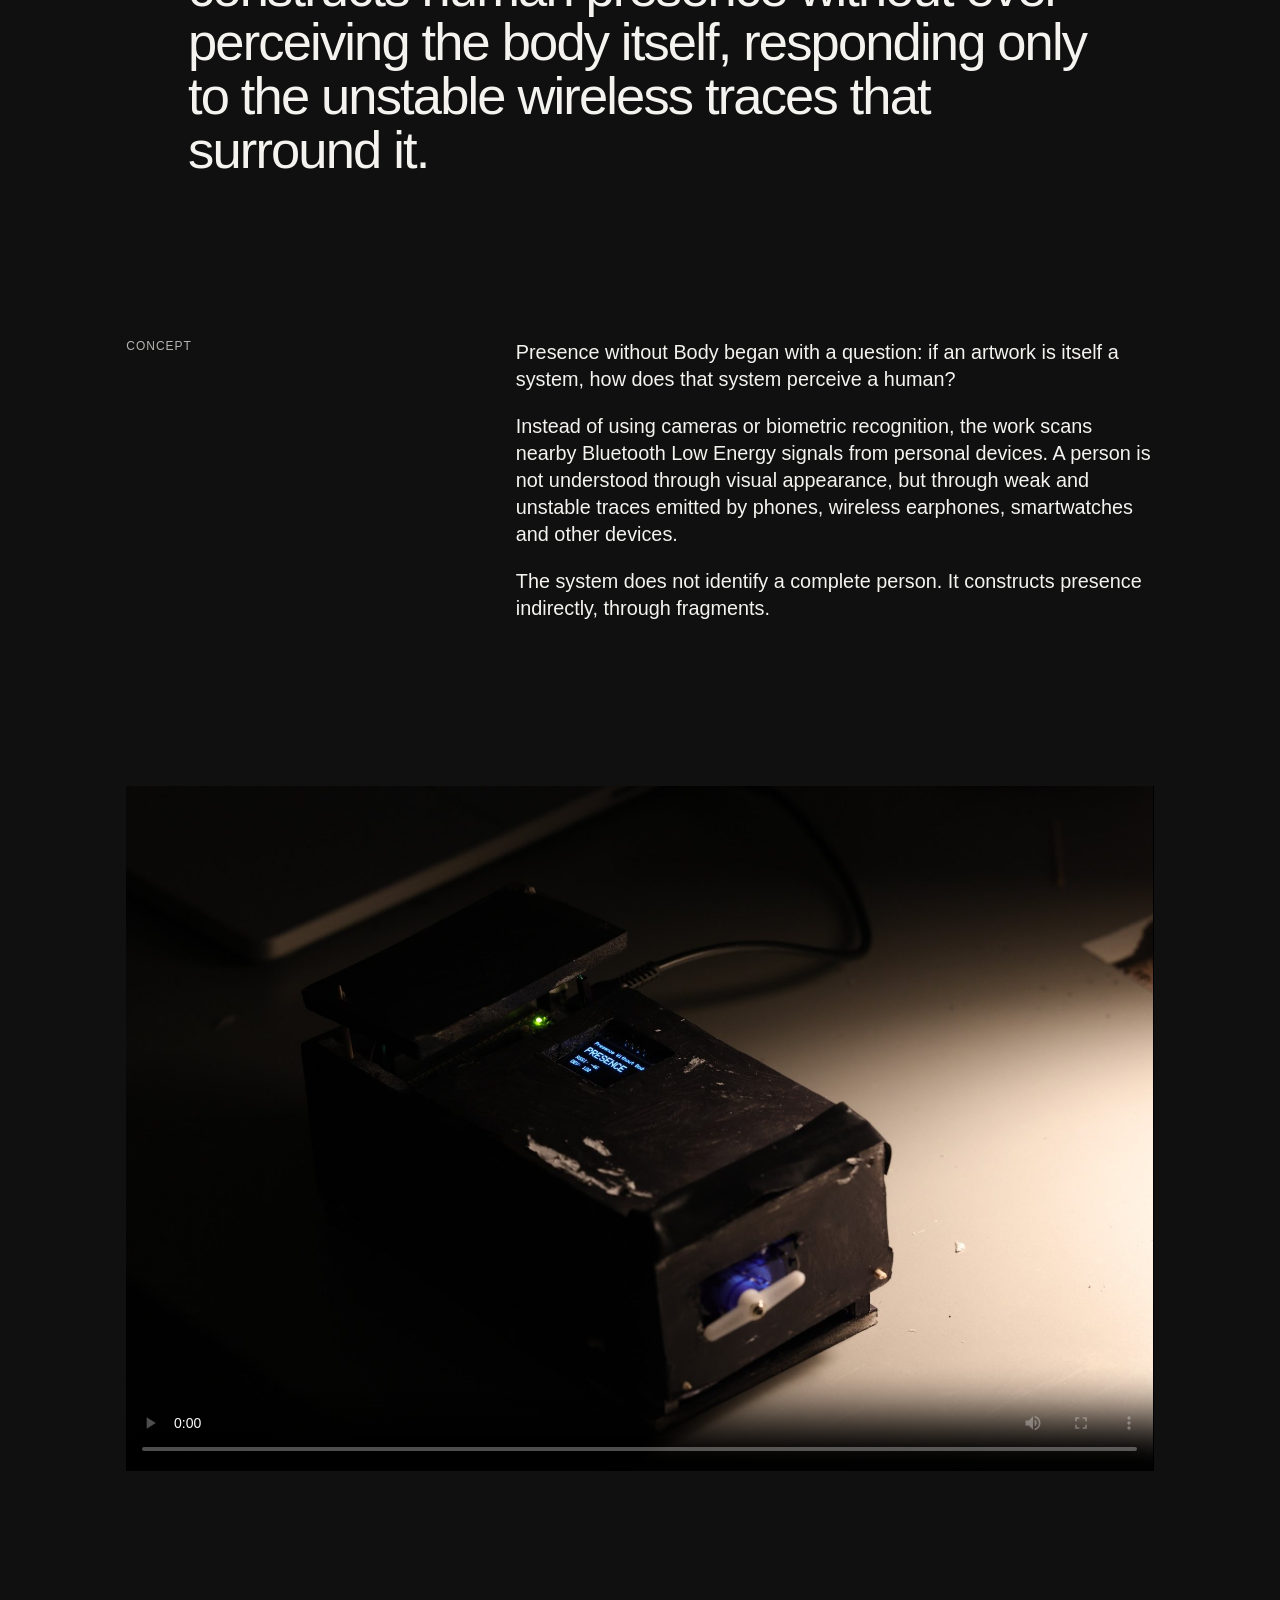
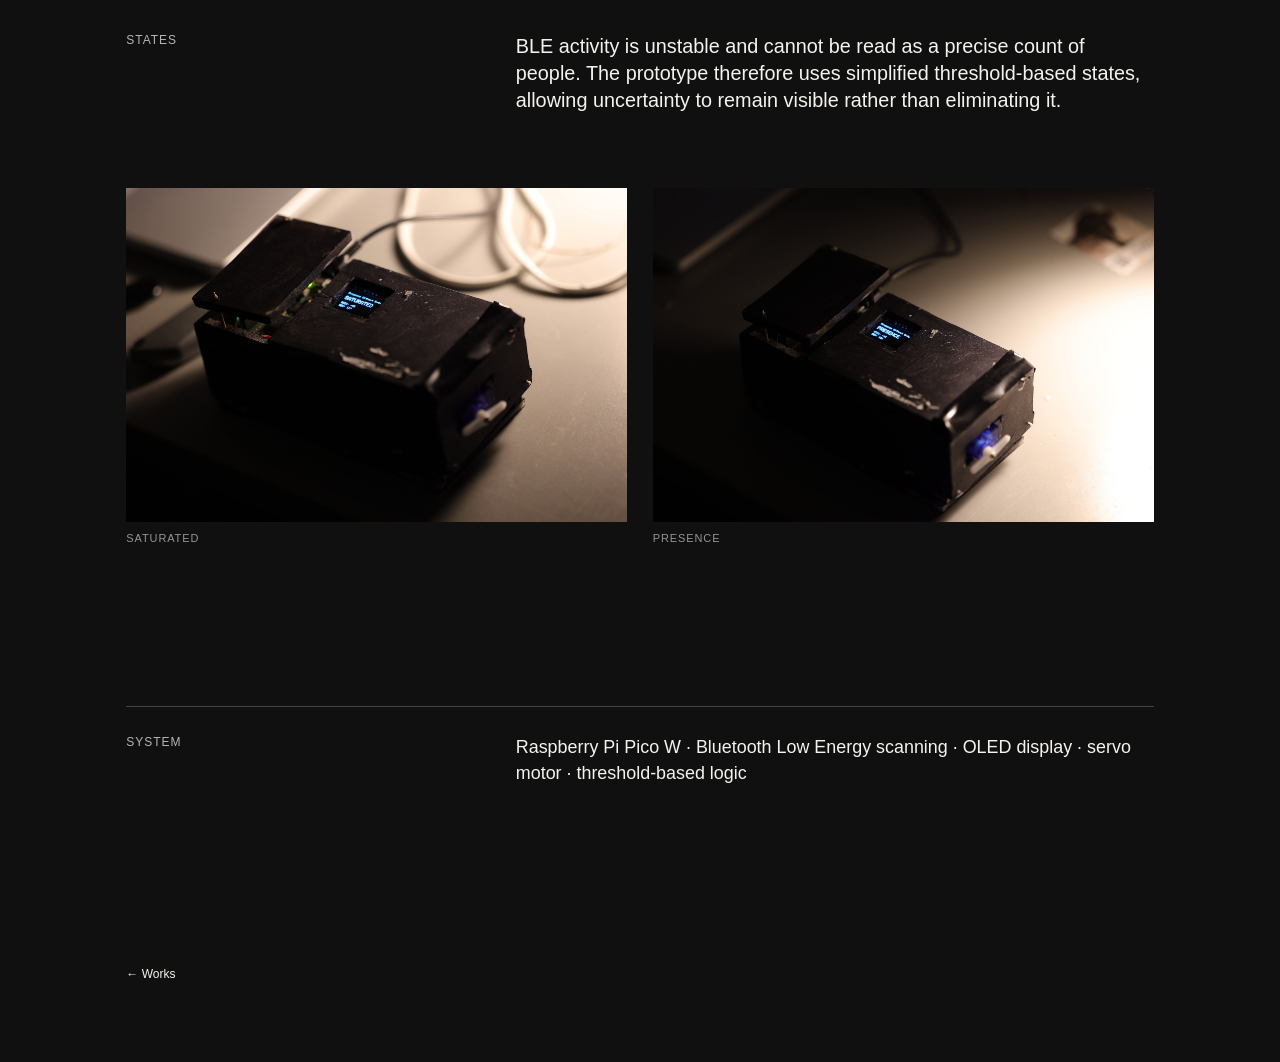
<file: presence-without-body.html>
<!doctype html>
<html lang="en">
<head>
  <meta charset="utf-8">
  <meta name="viewport" content="width=device-width,initial-scale=1">
  <title>Presence without Body — Tian W.</title>
  <link rel="stylesheet" href="style.css?v=20261111-core">
  <link rel="stylesheet" href="css/presence-without-body.css?v=20261111-v2">
</head>

<body class="dark-page presence-page">
  <header class="site-header">
    <a class="site-name" href="index.html">Tian W.</a>
    <nav class="site-nav">
      <a class="active" href="works.html">Works</a>
      <a href="about.html">About</a>
    </nav>
  </header>

  <main class="page presence-main">

    <section class="presence-hero">
      <div class="presence-hero-copy">
        <h1>Presence<br>without Body</h1>
        <div class="presence-meta">
          2026<br>
          Physical computing installation
        </div>
      </div>

      <img
        class="presence-cover"
        src="assets/presence-without-body/cover.jpg"
        alt="Presence without Body prototype showing the PRESENCE state on its OLED display"
      >
    </section>

    <section class="signal-field" id="signalField" aria-label="Web interpretation of the work's sensing states">
      <div class="signal-field-grid" aria-hidden="true"></div>

      <div class="signal-readout">
        <span class="signal-label">WEB SIGNAL ACTIVITY</span>
        <strong id="signalState">LOW ACTIVITY</strong>
        <span id="signalValue">12</span>
      </div>

      <p class="signal-note">
        A web interpretation of the work's threshold logic — responding to movement and scrolling, not Bluetooth data.
      </p>
    </section>

    <section class="presence-statement">
      <p>
        This project explores how a system constructs human presence without ever perceiving the body itself, responding only to the unstable wireless traces that surround it.
      </p>
    </section>

    <section class="presence-concept">
      <div class="section-label">Concept</div>
      <div class="presence-copy">
        <p>
          Presence without Body began with a question: if an artwork is itself a system, how does that system perceive a human?
        </p>
        <p>
          Instead of using cameras or biometric recognition, the work scans nearby Bluetooth Low Energy signals from personal devices. A person is not understood through visual appearance, but through weak and unstable traces emitted by phones, wireless earphones, smartwatches and other devices.
        </p>
        <p>
          The system does not identify a complete person. It constructs presence indirectly, through fragments.
        </p>
      </div>
    </section>

    <section class="presence-video-section">
      <video
        class="presence-video"
        controls
        playsinline
        preload="metadata"
        poster="assets/presence-without-body/cover.jpg"
      >
        <source src="assets/presence-without-body/presence-without-body.mp4" type="video/mp4">
      </video>
    </section>

    <section class="presence-states">
      <div class="presence-states-copy">
        <div class="section-label">States</div>
        <p>
          BLE activity is unstable and cannot be read as a precise count of people. The prototype therefore uses simplified threshold-based states, allowing uncertainty to remain visible rather than eliminating it.
        </p>
      </div>

      <div class="presence-state-grid">
        <figure>
          <img
            src="assets/presence-without-body/saturated.jpg"
            alt="OLED display showing SATURATED"
            loading="lazy"
          >
          <figcaption>SATURATED</figcaption>
        </figure>

        <figure>
          <img
            src="assets/presence-without-body/presence-detail.jpg"
            alt="Detail view of the Presence without Body physical computing prototype"
            loading="lazy"
          >
          <figcaption>PRESENCE</figcaption>
        </figure>
      </div>
    </section>

    <section class="presence-system">
      <div class="section-label">System</div>
      <p>
        Raspberry Pi Pico W · Bluetooth Low Energy scanning · OLED display · servo motor · threshold-based logic
      </p>
    </section>

    <div class="presence-links">
      <a class="back-link" href="works.html">← Works</a>
    </div>

  </main>

  <script>
    (() => {
      const field = document.getElementById("signalField");
      const stateEl = document.getElementById("signalState");
      const valueEl = document.getElementById("signalValue");
      if (!field || !stateEl || !valueEl) return;

      let activity = 12;
      let lastPointer = performance.now();
      let lastScroll = window.scrollY;
      let raf = 0;

      const classify = value => {
        if (value < 25) return "LOW ACTIVITY";
        if (value < 48) return "UNSTABLE";
        if (value < 76) return "PRESENCE";
        return "SATURATED";
      };

      const render = () => {
        activity += (12 - activity) * 0.018;
        activity = Math.max(0, Math.min(100, activity));

        field.style.setProperty("--activity", activity.toFixed(2));
        stateEl.textContent = classify(activity);
        valueEl.textContent = Math.round(activity);

        raf = requestAnimationFrame(render);
      };

      const addActivity = amount => {
        activity = Math.min(100, activity + amount);
      };

      field.addEventListener("pointermove", event => {
        const now = performance.now();
        const elapsed = Math.max(16, now - lastPointer);
        lastPointer = now;

        const speed = Math.min(12, Math.hypot(event.movementX || 0, event.movementY || 0) / elapsed * 18);
        addActivity(1.2 + speed);
      }, { passive: true });

      field.addEventListener("pointerdown", () => addActivity(16), { passive: true });

      window.addEventListener("scroll", () => {
        const delta = Math.abs(window.scrollY - lastScroll);
        lastScroll = window.scrollY;

        const rect = field.getBoundingClientRect();
        if (rect.bottom > 0 && rect.top < window.innerHeight) {
          addActivity(Math.min(10, delta * 0.08));
        }
      }, { passive: true });

      raf = requestAnimationFrame(render);

      window.addEventListener("pagehide", () => cancelAnimationFrame(raf), { once: true });
    })();
  </script>
</body>
</html>
</file>
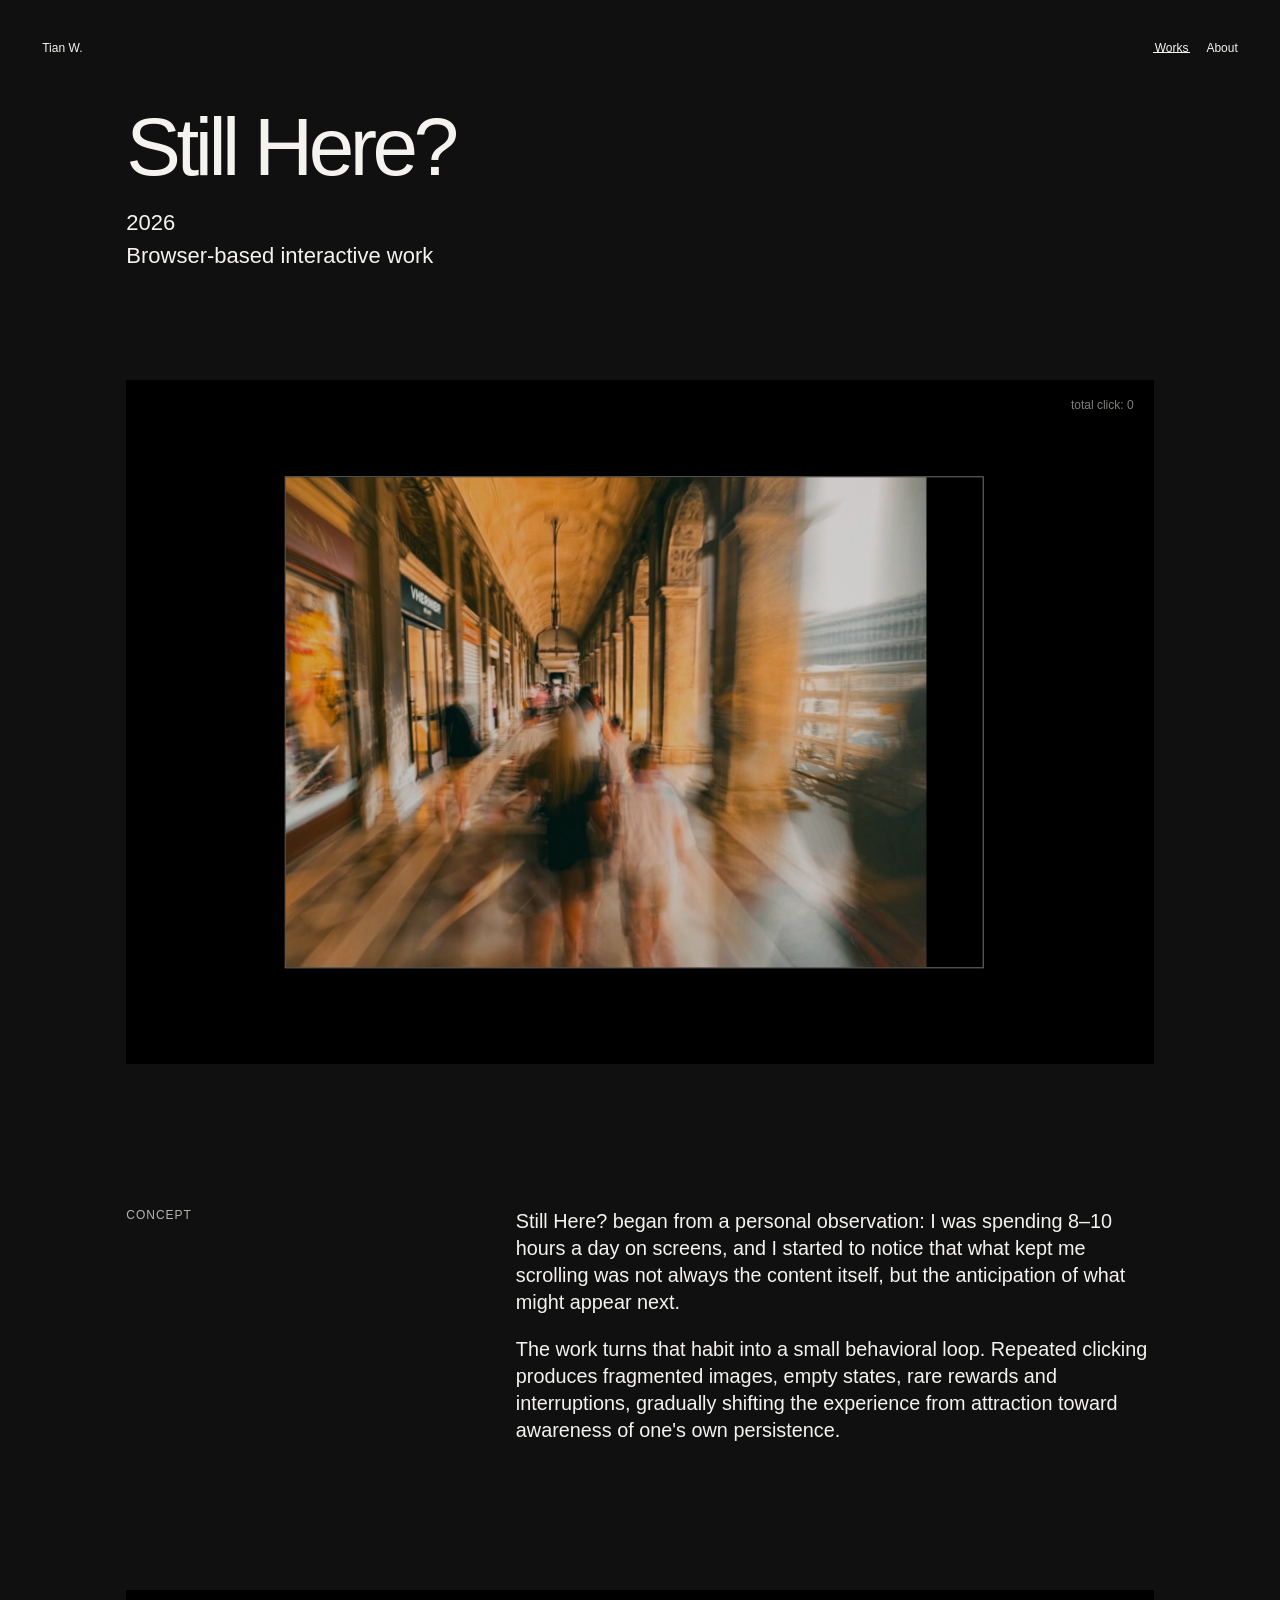
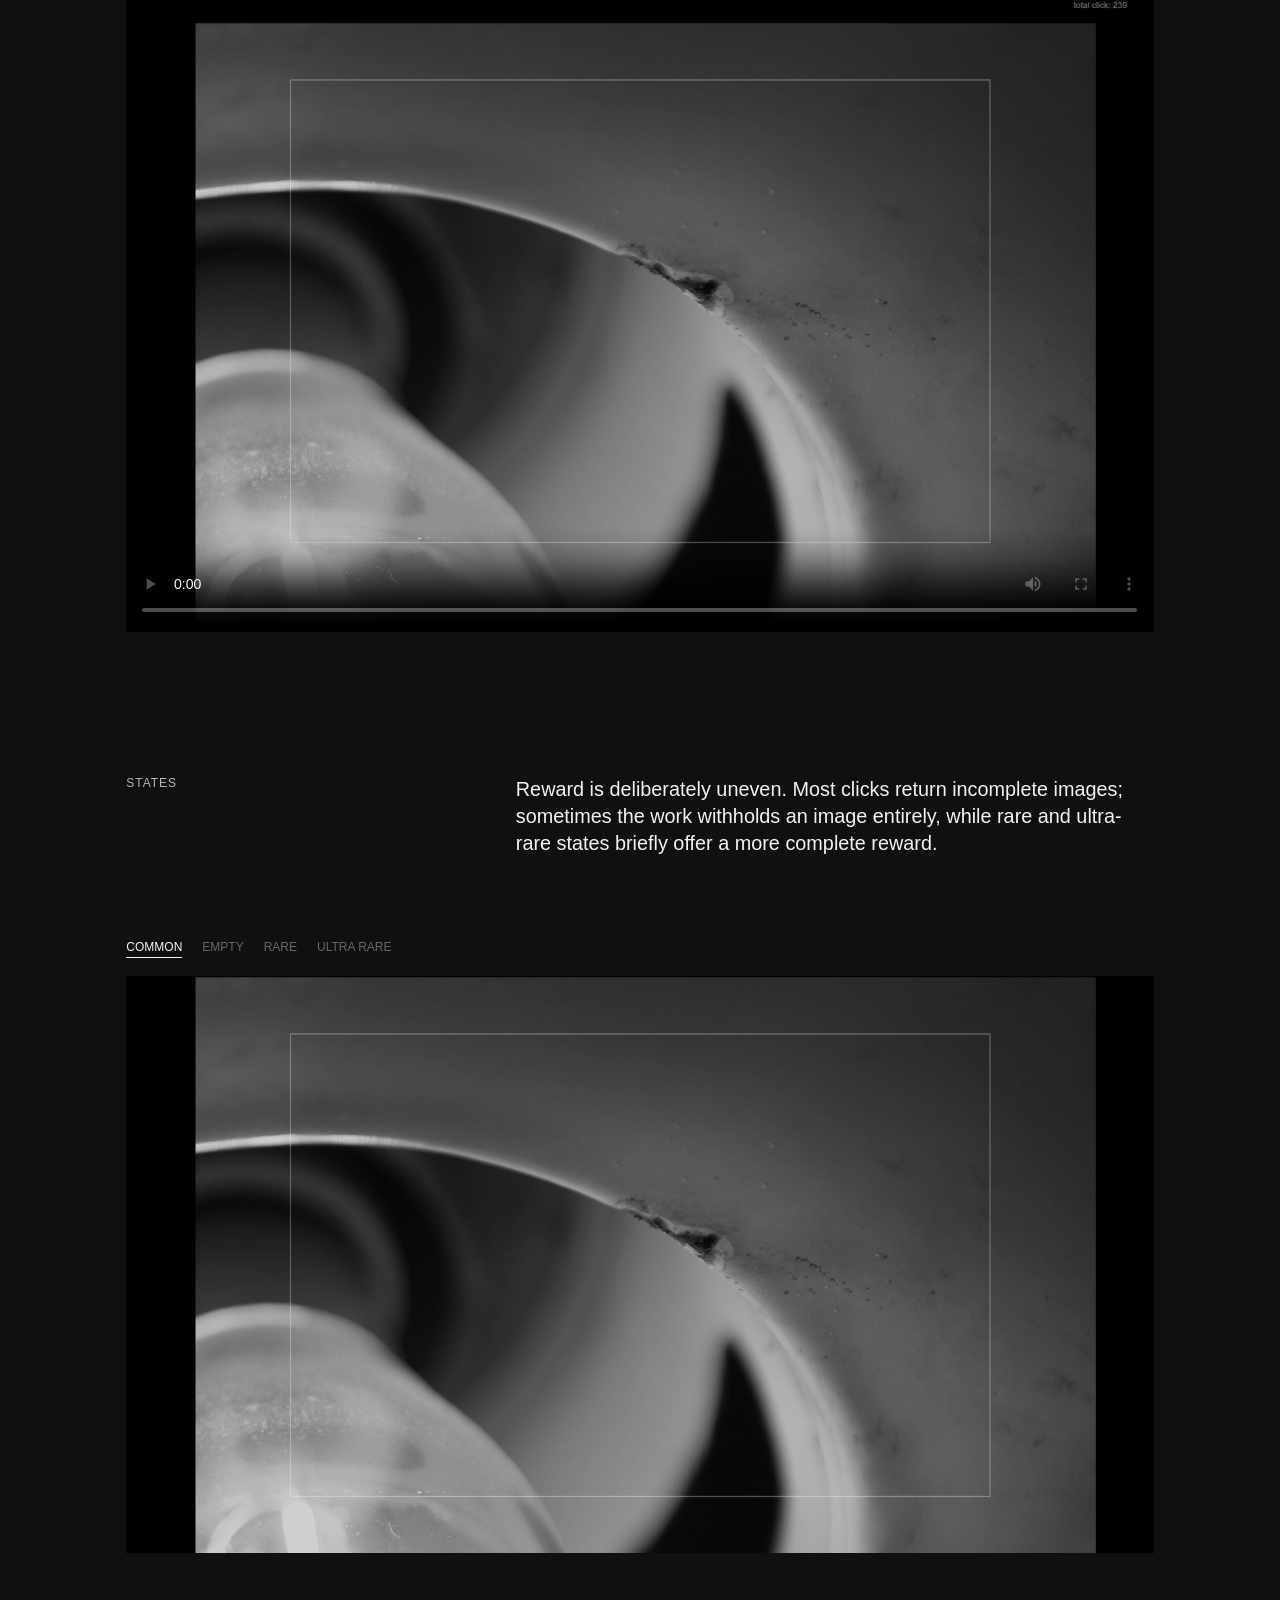
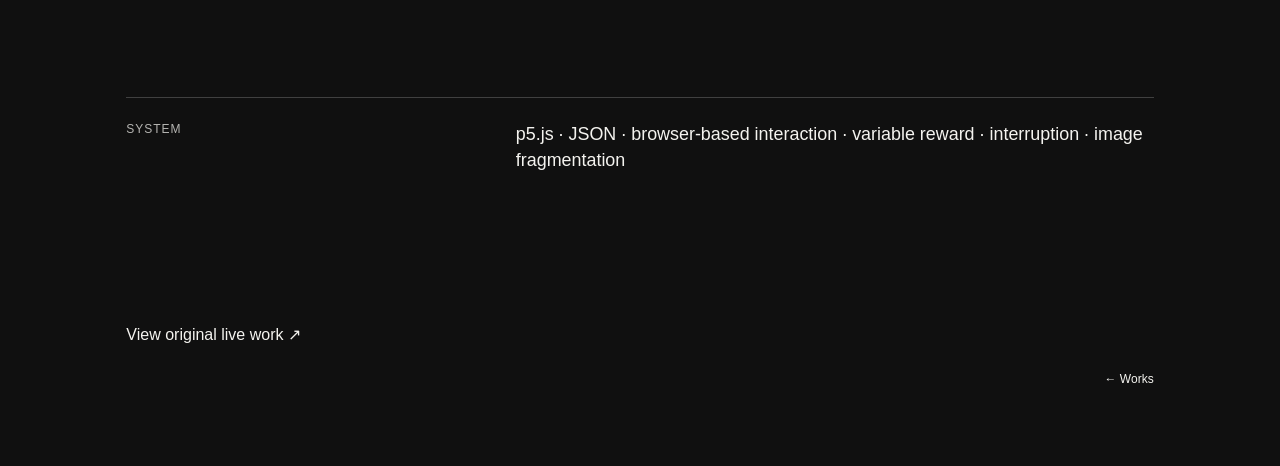
<file: still-here.html>
<!doctype html>
<html lang="en">
<head>
  <meta charset="utf-8">
  <meta name="viewport" content="width=device-width,initial-scale=1">
  <title>Still Here? — Tian W.</title>
  <link rel="stylesheet" href="style.css?v=20261110-core">
  <link rel="stylesheet" href="css/still-here.css?v=20261110-type2">
</head>

<body class="dark-page still-here-page">
  <header class="site-header">
    <a class="site-name" href="index.html">Tian W.</a>
    <nav class="site-nav">
      <a class="active" href="works.html">Works</a>
      <a href="about.html">About</a>
    </nav>
  </header>

  <main class="page still-page">
    <section class="still-intro">
      <h1>Still Here?</h1>
      <div class="still-meta">
        2026<br>
        Browser-based interactive work
      </div>
    </section>

    <section class="still-experience" aria-label="Interactive version of Still Here?">
      <div class="still-counter">total click: <span id="stillClickCount">0</span></div>

      <button class="still-canvas" id="stillCanvas" type="button" aria-label="Click to continue">
        <div class="still-frame" id="stillFrame">
          <img class="still-image" id="stillImage" src="" alt="">
        </div>
        <div class="still-fragment" id="stillFragment" aria-hidden="true"></div>
        <div class="still-message" id="stillMessage">click to begin</div>
      </button>
    </section>

    <section class="still-concept">
      <div class="section-label">Concept</div>
      <div class="still-copy">
        <p>
          Still Here? began from a personal observation: I was spending 8–10 hours a day on screens, and I started to notice that what kept me scrolling was not always the content itself, but the anticipation of what might appear next.
        </p>
        <p>
          The work turns that habit into a small behavioral loop. Repeated clicking produces fragmented images, empty states, rare rewards and interruptions, gradually shifting the experience from attraction toward awareness of one's own persistence.
        </p>
      </div>
    </section>

    <section class="still-video-section">
      <video class="still-video" controls playsinline preload="metadata" poster="assets/still-here/common.jpg">
        <source src="assets/still-here/still-here.mp4" type="video/mp4">
      </video>
    </section>

    <section class="still-states">
      <div class="still-states-copy">
        <div class="section-label">States</div>
        <p>
          Reward is deliberately uneven. Most clicks return incomplete images; sometimes the work withholds an image entirely, while rare and ultra-rare states briefly offer a more complete reward.
        </p>
      </div>

      <div class="still-state-tabs" role="tablist" aria-label="Still Here states">
        <button class="still-state-tab is-active" type="button" data-state="0">COMMON</button>
        <button class="still-state-tab" type="button" data-state="1">EMPTY</button>
        <button class="still-state-tab" type="button" data-state="2">RARE</button>
        <button class="still-state-tab" type="button" data-state="3">ULTRA RARE</button>
      </div>

      <div class="still-state-stage">
        <figure class="still-state is-active">
          <img src="assets/still-here/common.jpg" alt="Common fragmented image state">
        </figure>
        <figure class="still-state">
          <img src="assets/still-here/empty.jpg" alt="Empty state showing oops on a black screen">
        </figure>
        <figure class="still-state">
          <img src="assets/still-here/rare.jpg" alt="Rare image state">
        </figure>
        <figure class="still-state">
          <img src="assets/still-here/still-here-ultra-rare.jpg?v=20261110-2" alt="Ultra rare image state">
        </figure>
      </div>

      <div class="still-mobile-hint" aria-hidden="true">← →</div>
    </section>

    <section class="still-system">
      <div class="section-label">System</div>
      <p>p5.js · JSON · browser-based interaction · variable reward · interruption · image fragmentation</p>
    </section>

    <div class="still-links">
      <a href="https://skychen444.github.io/still_here-/" target="_blank" rel="noopener noreferrer">View original live work ↗</a>
      <a class="back-link" href="works.html">← Works</a>
    </div>
  </main>

  <script>
    const imagePool = [
      "img01.jpg","img02.jpg","img03.jpg","img04.jpg","img05.jpg","img06.jpg",
      "img07.jpg","img08.jpg","img09.jpg","img10.jpg","img11.jpg","img12.jpg",
      "img13.jpg","img14.jpg","img15.jpg","img16.jpg","img17.jpg","img18.jpg","img19.jpg"
    ].map(name => `assets/still-here/${name}`);

    const rarePool = [
      "assets/still-here/img20.jpg",
      "assets/still-here/img21.jpg"
    ];

    const ultraRarePool = [
      "assets/still-here/img22.jpg?v=20261110-2"
    ];

    const labels = [
      "lonely","quiet","still","waiting","late","through","between","almost",
      "stop","held","signal","flicker","surface","hidden","barely","further",
      "inside","left","passing","near","again"
    ];

    const emptyWords = ["oops","crushed","late","void","missed","nothing"];
    const interruptions = [
      "still here?",
      "for something better?",
      "even without enough.",
      "you are still looking.",
      "what exactly are you looking for?",
      "was it worth it?"
    ];

    const canvas = document.getElementById("stillCanvas");
    const frame = document.getElementById("stillFrame");
    const image = document.getElementById("stillImage");
    const message = document.getElementById("stillMessage");
    const fragment = document.getElementById("stillFragment");
    const counter = document.getElementById("stillClickCount");

    let clicks = 0;
    let lastClickTime = 0;
    let interruptionIndex = 0;
    let lockedUntil = 0;
    let inputLockedUntil = 0;
    const INPUT_LOCK_MS = 260;

    const randomFrom = list => list[Math.floor(Math.random() * list.length)];
    const allInteractionImages = [...imagePool, ...rarePool, ...ultraRarePool];
    const preloadedImages = new Map();

    allInteractionImages.forEach(src => {
      const preload = new Image();
      preload.src = src;

      const ready = preload.decode
        ? preload.decode().catch(() => {})
        : Promise.resolve();

      preloadedImages.set(src, ready);
    });

    const prepareImage = src =>
      preloadedImages.get(src) || Promise.resolve();


    const clearState = () => {
      canvas.classList.remove("is-empty", "is-interruption", "is-rare", "is-ultra");
      message.textContent = "";
      fragment.textContent = "";
      image.style.opacity = "1";
      image.style.filter = "";
    };

    const showCommon = async () => {
      const nextSrc = randomFrom(imagePool);
      const nextMode = randomFrom([
        "common-near",
        "common-half-x",
        "common-half-y",
        "common-third",
        "common-quarter",
        "common-zoom"
      ]);
      const nextShiftX = (Math.random() * 36 - 18) + "px";
      const nextShiftY = (Math.random() * 36 - 18) + "px";
      const nextBrightness = 0.58 + Math.random() * 0.28;
      const nextLabel = Math.random() < Math.min(.28, .08 + clicks * .008)
        ? randomFrom(labels)
        : "";

      inputLockedUntil = performance.now() + INPUT_LOCK_MS;
      await prepareImage(nextSrc);

      clearState();
      frame.className = "still-frame " + nextMode;
      frame.style.setProperty("--shift-x", nextShiftX);
      frame.style.setProperty("--shift-y", nextShiftY);
      image.style.filter = `brightness(${nextBrightness})`;
      fragment.textContent = nextLabel;
      image.src = nextSrc;
    };

    const showEmpty = () => {
      clearState();
      canvas.classList.add("is-empty");
      frame.className = "still-frame";
      image.removeAttribute("src");
      message.textContent = Math.random() < .35 ? randomFrom(emptyWords) : "";
      lockedUntil = performance.now() + 700;
    };

    const showRare = async () => {
      const nextSrc = randomFrom(rarePool);
      inputLockedUntil = performance.now() + INPUT_LOCK_MS;
      await prepareImage(nextSrc);
      clearState();
      canvas.classList.add("is-rare");
      frame.className = "still-frame reward-full";
      fragment.textContent = randomFrom(["peek","mirror","back","pink","ash"]);
      image.src = nextSrc;
      lockedUntil = performance.now() + 1050;
    };

    const showUltra = async () => {
      const nextSrc = randomFrom(ultraRarePool);
      inputLockedUntil = performance.now() + INPUT_LOCK_MS;
      await prepareImage(nextSrc);
      clearState();
      canvas.classList.add("is-ultra");
      frame.className = "still-frame reward-full";
      image.src = nextSrc;
      lockedUntil = performance.now() + 1400;
    };

    const showInterruption = () => {
      clearState();
      canvas.classList.add("is-interruption");
      frame.className = "still-frame";
      image.removeAttribute("src");

      const text = interruptions[Math.min(interruptionIndex, interruptions.length - 1)];
      interruptionIndex = Math.min(interruptionIndex + 1, interruptions.length - 1);

      let i = 0;
      message.textContent = "";
      lockedUntil = performance.now() + 1900;

      const typer = window.setInterval(() => {
        message.textContent = text.slice(0, i + 1);
        i += 1;
        if (i >= text.length) window.clearInterval(typer);
      }, 42);
    };

    const nextState = () => {
      const now = performance.now();
      const rapid = now - lastClickTime < 240;
      lastClickTime = now;

      if (clicks === 0) {
        showCommon();
        return;
      }

      if (clicks >= 18 && clicks % 18 === 0) {
        showUltra();
        return;
      }

      if (clicks >= 7 && clicks % 8 === 0) {
        showRare();
        return;
      }

      if (clicks >= 9 && interruptionIndex < interruptions.length) {
        const chance = Math.min(.28, .10 + clicks * .006);
        if (Math.random() < chance) {
          showInterruption();
          return;
        }
      }

      const r = Math.random();

      if (rapid && r < .42) {
        showEmpty();
      } else if (r < .14) {
        showEmpty();
      } else {
        showCommon();
      }
    };

    const advanceInteraction = event => {
      if (event) event.preventDefault();

      const now = performance.now();

      if (now < lockedUntil || now < inputLockedUntil) return;

      inputLockedUntil = now + INPUT_LOCK_MS;
      clicks += 1;
      counter.textContent = clicks;
      nextState();
    };

    canvas.addEventListener("pointerup", advanceInteraction, { passive: false });

    showCommon();
    message.textContent = "click to begin";

    const tabs = [...document.querySelectorAll(".still-state-tab")];
    const states = [...document.querySelectorAll(".still-state")];

    tabs.forEach((tab, index) => {
      tab.addEventListener("click", () => {
        tabs.forEach(item => item.classList.remove("is-active"));
        states.forEach(item => item.classList.remove("is-active"));
        tab.classList.add("is-active");
        states[index].classList.add("is-active");
      });
    });
  </script>
</body>
</html>
</file>
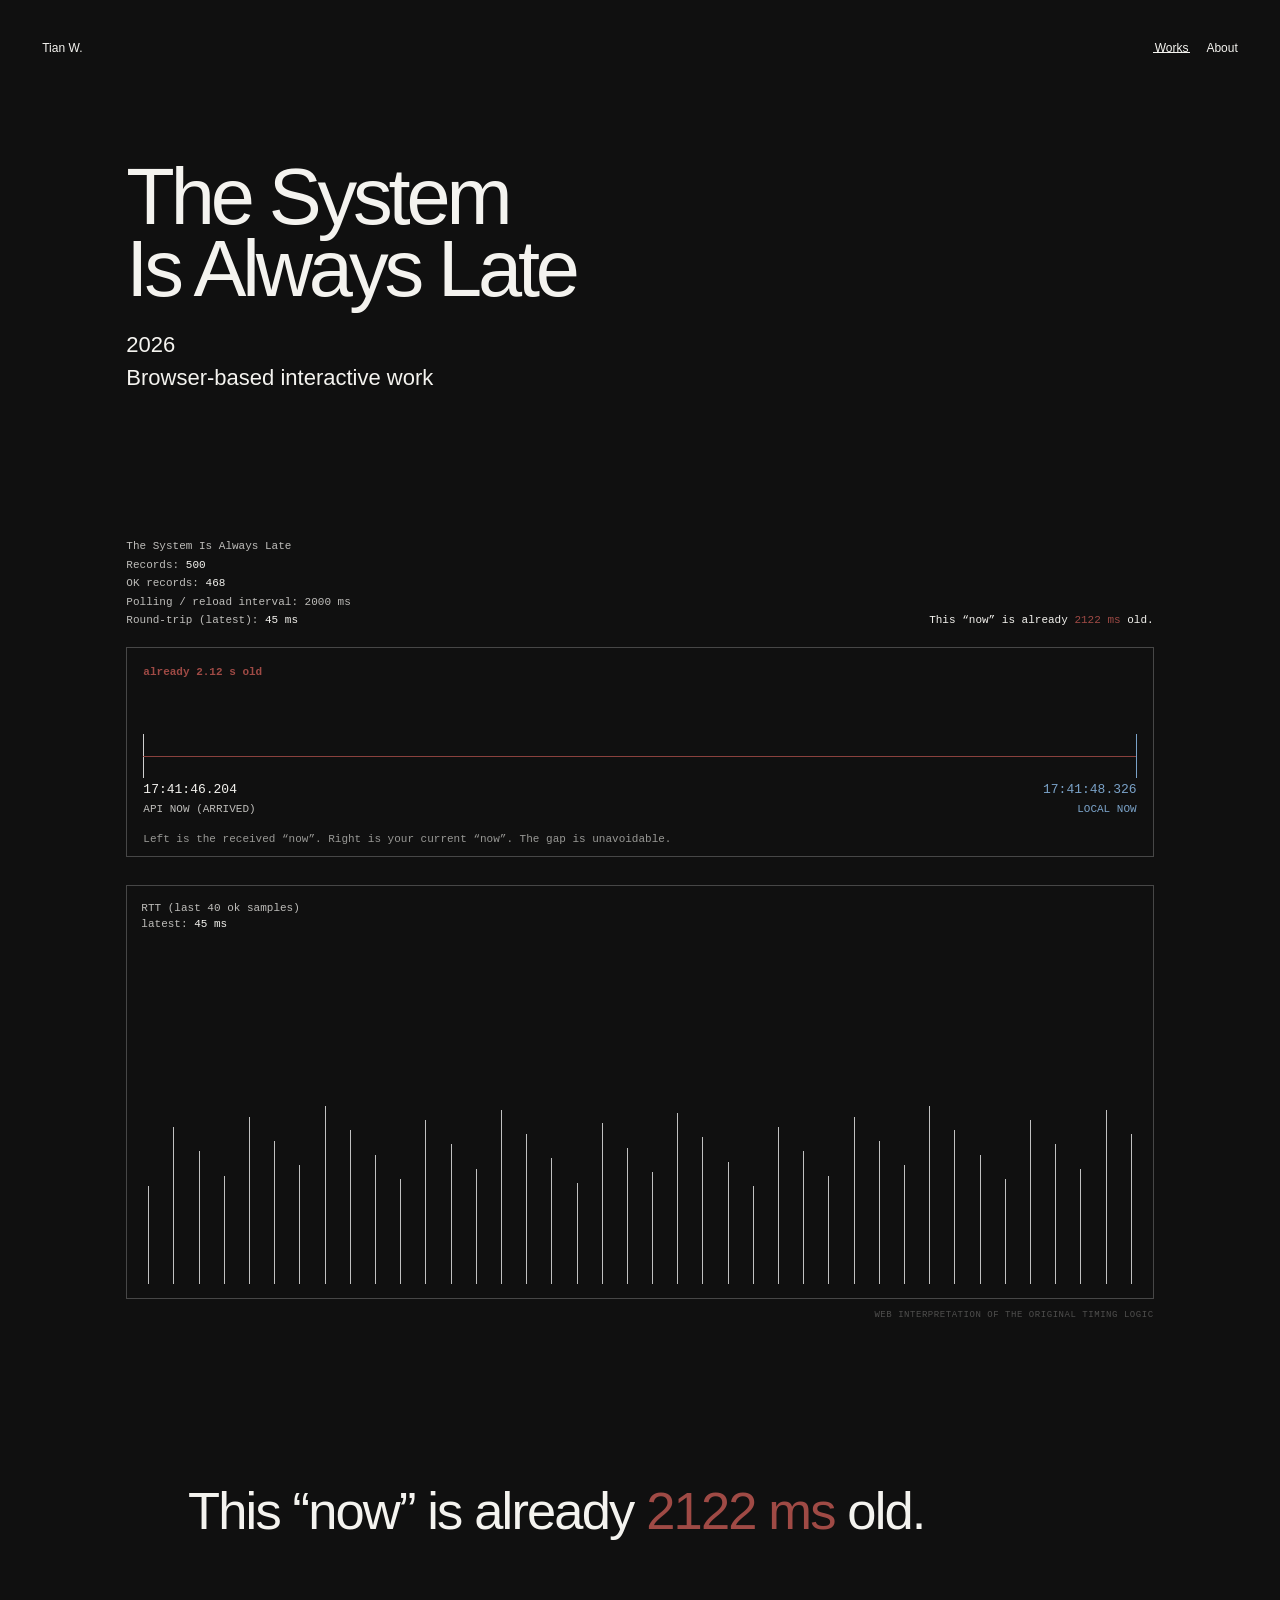
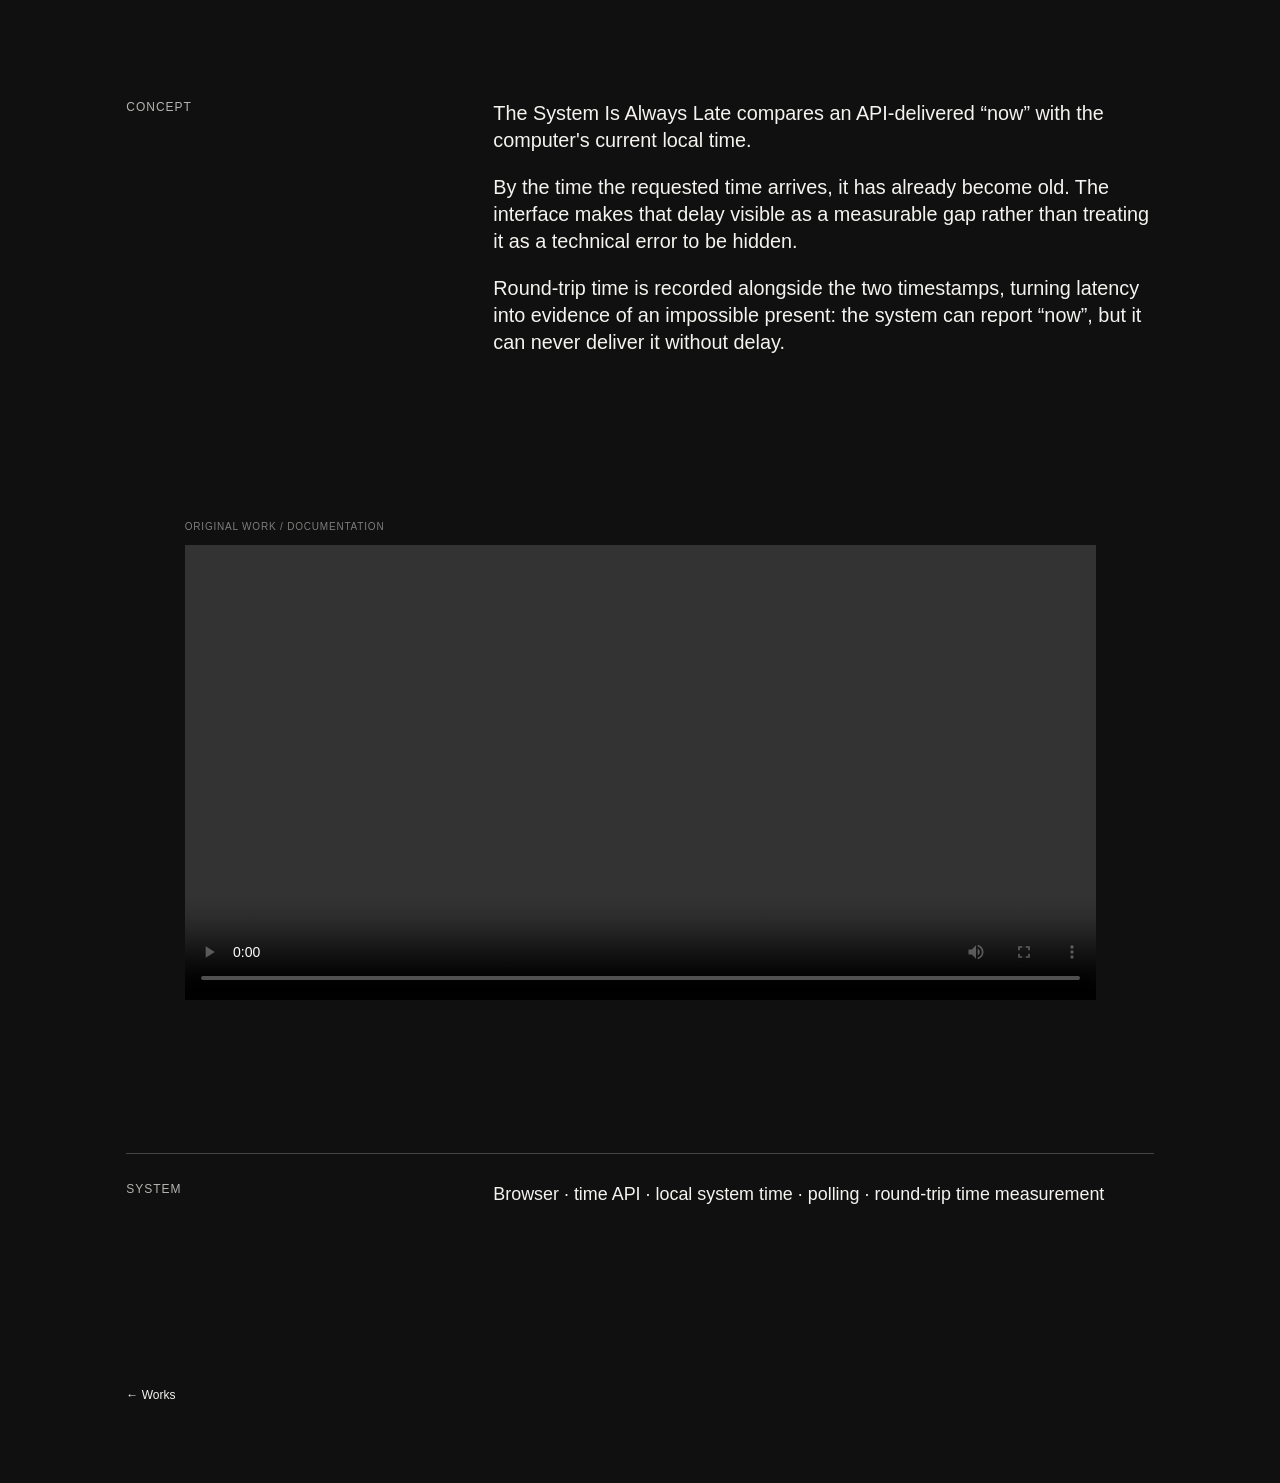
<file: the-system-is-always-late.html>
<!doctype html>
<html lang="en">
<head>
  <meta charset="utf-8">
  <meta name="viewport" content="width=device-width,initial-scale=1">
  <title>The System Is Always Late — Tian W.</title>
  <link rel="stylesheet" href="style.css?v=20261116-core">
  <link rel="stylesheet" href="css/the-system-is-always-late.css?v=20261116-v2">
</head>

<body class="dark-page late-page">
  <header class="site-header">
    <a class="site-name" href="index.html">Tian W.</a>
    <nav class="site-nav">
      <a class="active" href="works.html">Works</a>
      <a href="about.html">About</a>
    </nav>
  </header>

  <main class="page late-main">

    <section class="late-hero">
      <h1>The System<br>Is Always Late</h1>
      <div class="late-meta">
        2026<br>
        Browser-based interactive work
      </div>
    </section>

    <section class="late-live" aria-label="Web interpretation of the work's timing gap">
      <div class="late-live-top">
        <div class="late-system-copy">
          <span>The System Is Always Late</span>
          <span>Records: <b id="recordCount">500</b></span>
          <span>OK records: <b id="okCount">468</b></span>
          <span>Polling / reload interval: 2000 ms</span>
          <span>Round-trip (latest): <b id="rttValue">45 ms</b></span>
        </div>

        <div class="late-age">
          This “now” is already <strong id="ageTop">2122 ms</strong> old.
        </div>
      </div>

      <div class="late-gap-panel">
        <div class="late-gap-label">already <span id="ageSeconds">2.12 s</span> old</div>

        <div class="late-gap-track" aria-hidden="true">
          <span class="late-endpoint late-endpoint-api"></span>
          <span class="late-gap-line"></span>
          <span class="late-endpoint late-endpoint-local"></span>
        </div>

        <div class="late-now-labels">
          <div>
            <strong id="apiNow">--:--:--.---</strong>
            <span>API NOW (ARRIVED)</span>
          </div>
          <div>
            <strong id="localNow">--:--:--.---</strong>
            <span>LOCAL NOW</span>
          </div>
        </div>

        <p>Left is the received “now”. Right is your current “now”. The gap is unavoidable.</p>
      </div>

      <div class="late-rtt-panel">
        <div class="late-rtt-copy">
          <span>RTT (last 40 ok samples)</span>
          <span>latest: <b id="rttLatest">45 ms</b></span>
        </div>
        <div class="late-bars" id="lateBars" aria-hidden="true"></div>
      </div>

      <span class="late-live-note">web interpretation of the original timing logic</span>
    </section>

    <section class="late-statement">
      <p>This “now” is already <span id="statementAge">2122 ms</span> old.</p>
    </section>

    <section class="late-concept">
      <div class="section-label">Concept</div>
      <div class="late-copy">
        <p>
          The System Is Always Late compares an API-delivered “now” with the computer's current local time.
        </p>
        <p>
          By the time the requested time arrives, it has already become old. The interface makes that delay visible as a measurable gap rather than treating it as a technical error to be hidden.
        </p>
        <p>
          Round-trip time is recorded alongside the two timestamps, turning latency into evidence of an impossible present: the system can report “now”, but it can never deliver it without delay.
        </p>
      </div>
    </section>

    <section class="late-video-section" id="lateVideoSection">
      <div class="late-video-label">Original work / documentation</div>
      <video class="late-video" controls playsinline preload="metadata" id="lateVideo">
        <source src="assets/the-system-is-always-late/the-system-is-always-late-web.mp4" type="video/mp4">
      </video>
    </section>

    <section class="late-system">
      <div class="section-label">System</div>
      <p>Browser · time API · local system time · polling · round-trip time measurement</p>
    </section>

    <div class="late-links">
      <a class="back-link" href="works.html">← Works</a>
    </div>

  </main>

  <script>
    (() => {
      const header = document.querySelector('.site-header');
      const apiNow = document.getElementById('apiNow');
      const localNow = document.getElementById('localNow');
      const ageTop = document.getElementById('ageTop');
      const ageSeconds = document.getElementById('ageSeconds');
      const statementAge = document.getElementById('statementAge');
      const rttValue = document.getElementById('rttValue');
      const rttLatest = document.getElementById('rttLatest');
      const bars = document.getElementById('lateBars');
      const recordCount = document.getElementById('recordCount');
      const okCount = document.getElementById('okCount');

      addEventListener('scroll', () => {
        header.classList.toggle('header-hidden', scrollY > 70);
      }, { passive: true });

      let age = 2122;
      let records = 500;
      let ok = 468;
      let rtt = 45;
      let lastPoll = performance.now();

      const formatTime = date => {
        const pad = (v, n = 2) => String(v).padStart(n, '0');
        return [
          pad(date.getHours()),
          pad(date.getMinutes()),
          pad(date.getSeconds())
        ].join(':') + '.' + pad(date.getMilliseconds(), 3);
      };

      const sampleBars = Array.from({ length: 40 }, (_, i) => {
        const el = document.createElement('i');
        const base = 28 + ((i * 17) % 24);
        el.style.setProperty('--h', base + '%');
        bars.appendChild(el);
        return el;
      });

      const poll = () => {
        const jitter = Math.round((Math.random() - .5) * 260);
        age = Math.max(1250, 2122 + jitter);
        rtt = Math.max(20, Math.round(45 + (Math.random() - .5) * 24));
        records += 1;
        if (Math.random() > .07) ok += 1;

        recordCount.textContent = records;
        okCount.textContent = ok;
        rttValue.textContent = rtt + ' ms';
        rttLatest.textContent = rtt + ' ms';

        sampleBars.shift();
        const el = document.createElement('i');
        const outlier = Math.random() > .94;
        const height = outlier ? 92 : Math.max(24, Math.min(58, 31 + (rtt - 35) * .9));
        el.style.setProperty('--h', height + '%');
        bars.appendChild(el);
        sampleBars.push(el);
      };

      const render = now => {
        if (now - lastPoll >= 2000) {
          lastPoll = now;
          poll();
        }

        const local = new Date();
        const api = new Date(local.getTime() - age);

        apiNow.textContent = formatTime(api);
        localNow.textContent = formatTime(local);
        ageTop.textContent = age + ' ms';
        ageSeconds.textContent = (age / 1000).toFixed(2) + ' s';
        statementAge.textContent = age + ' ms';

        requestAnimationFrame(render);
      };

      const video = document.getElementById('lateVideo');
      const videoSection = document.getElementById('lateVideoSection');
      if (video && videoSection) {
        video.addEventListener('error', () => {
          videoSection.hidden = true;
        }, { once: true });
      }

      requestAnimationFrame(render);
    })();
  </script>
</body>
</html>
</file>
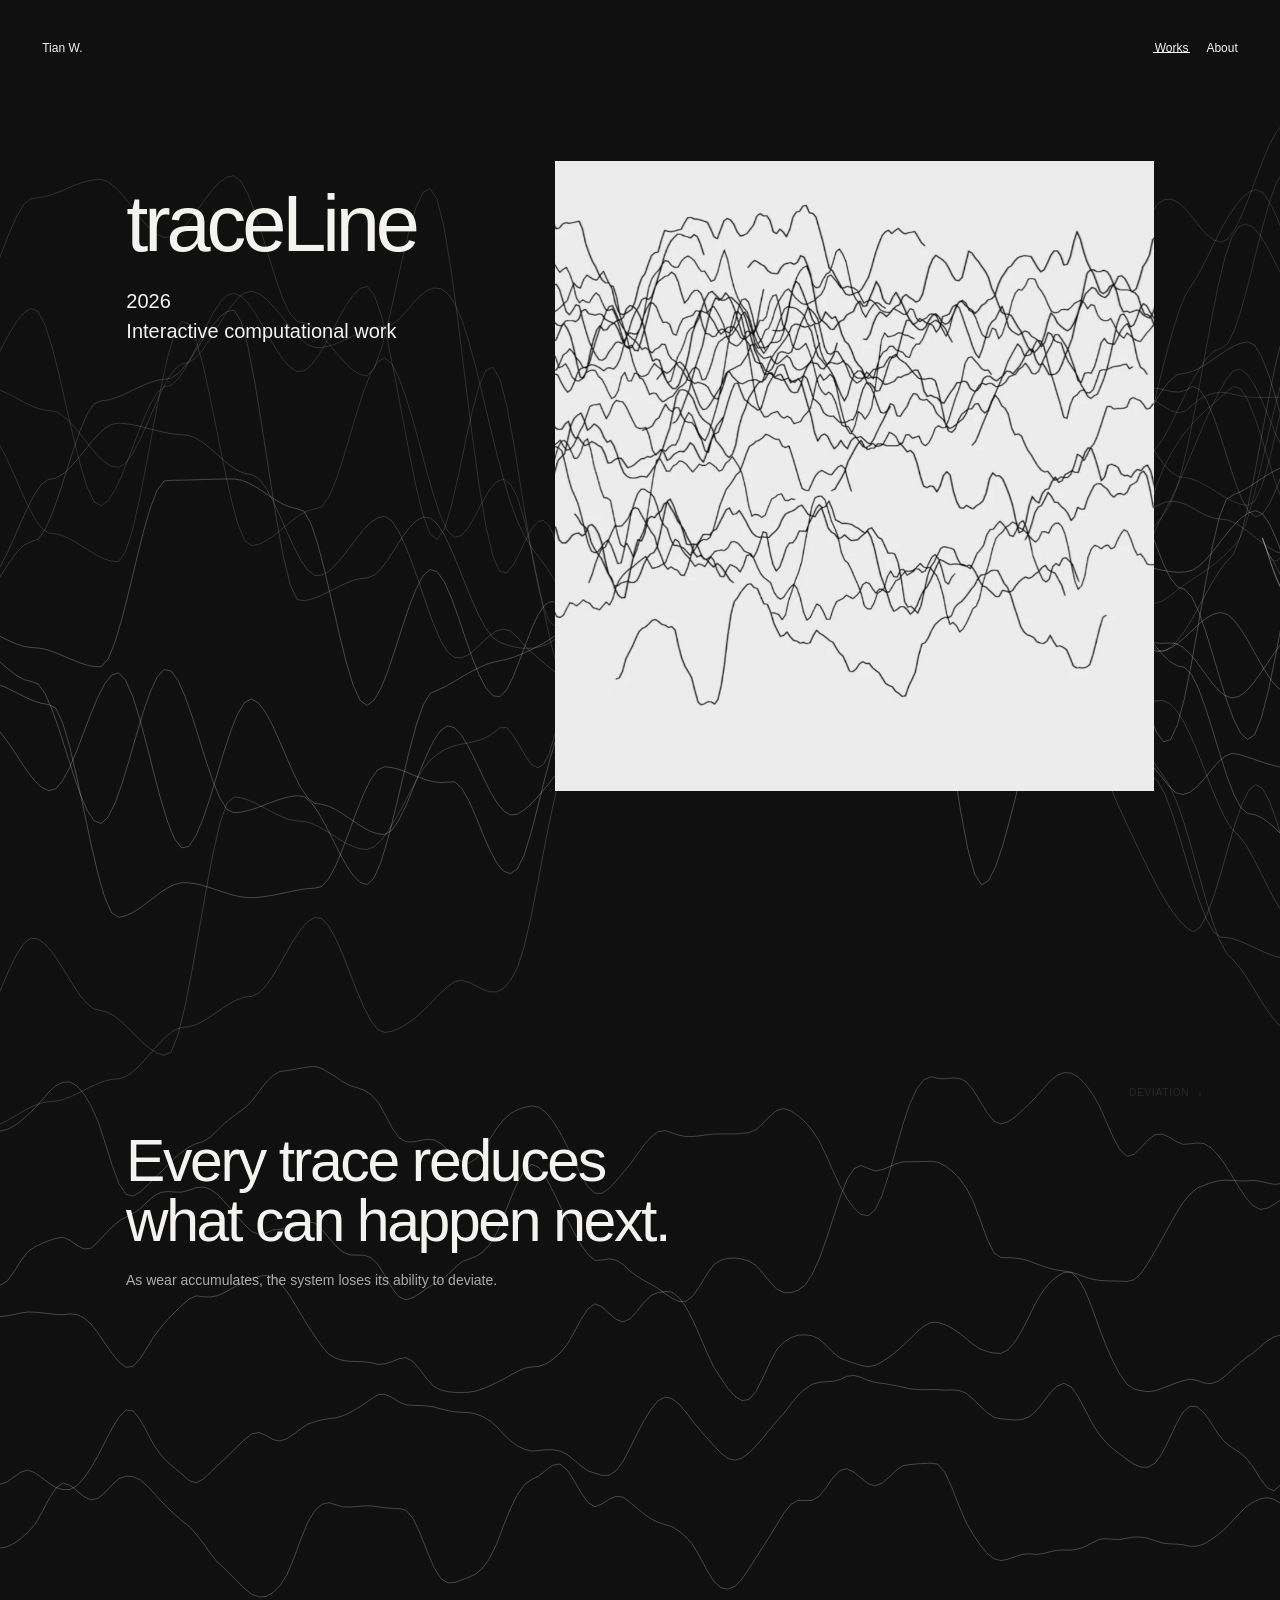
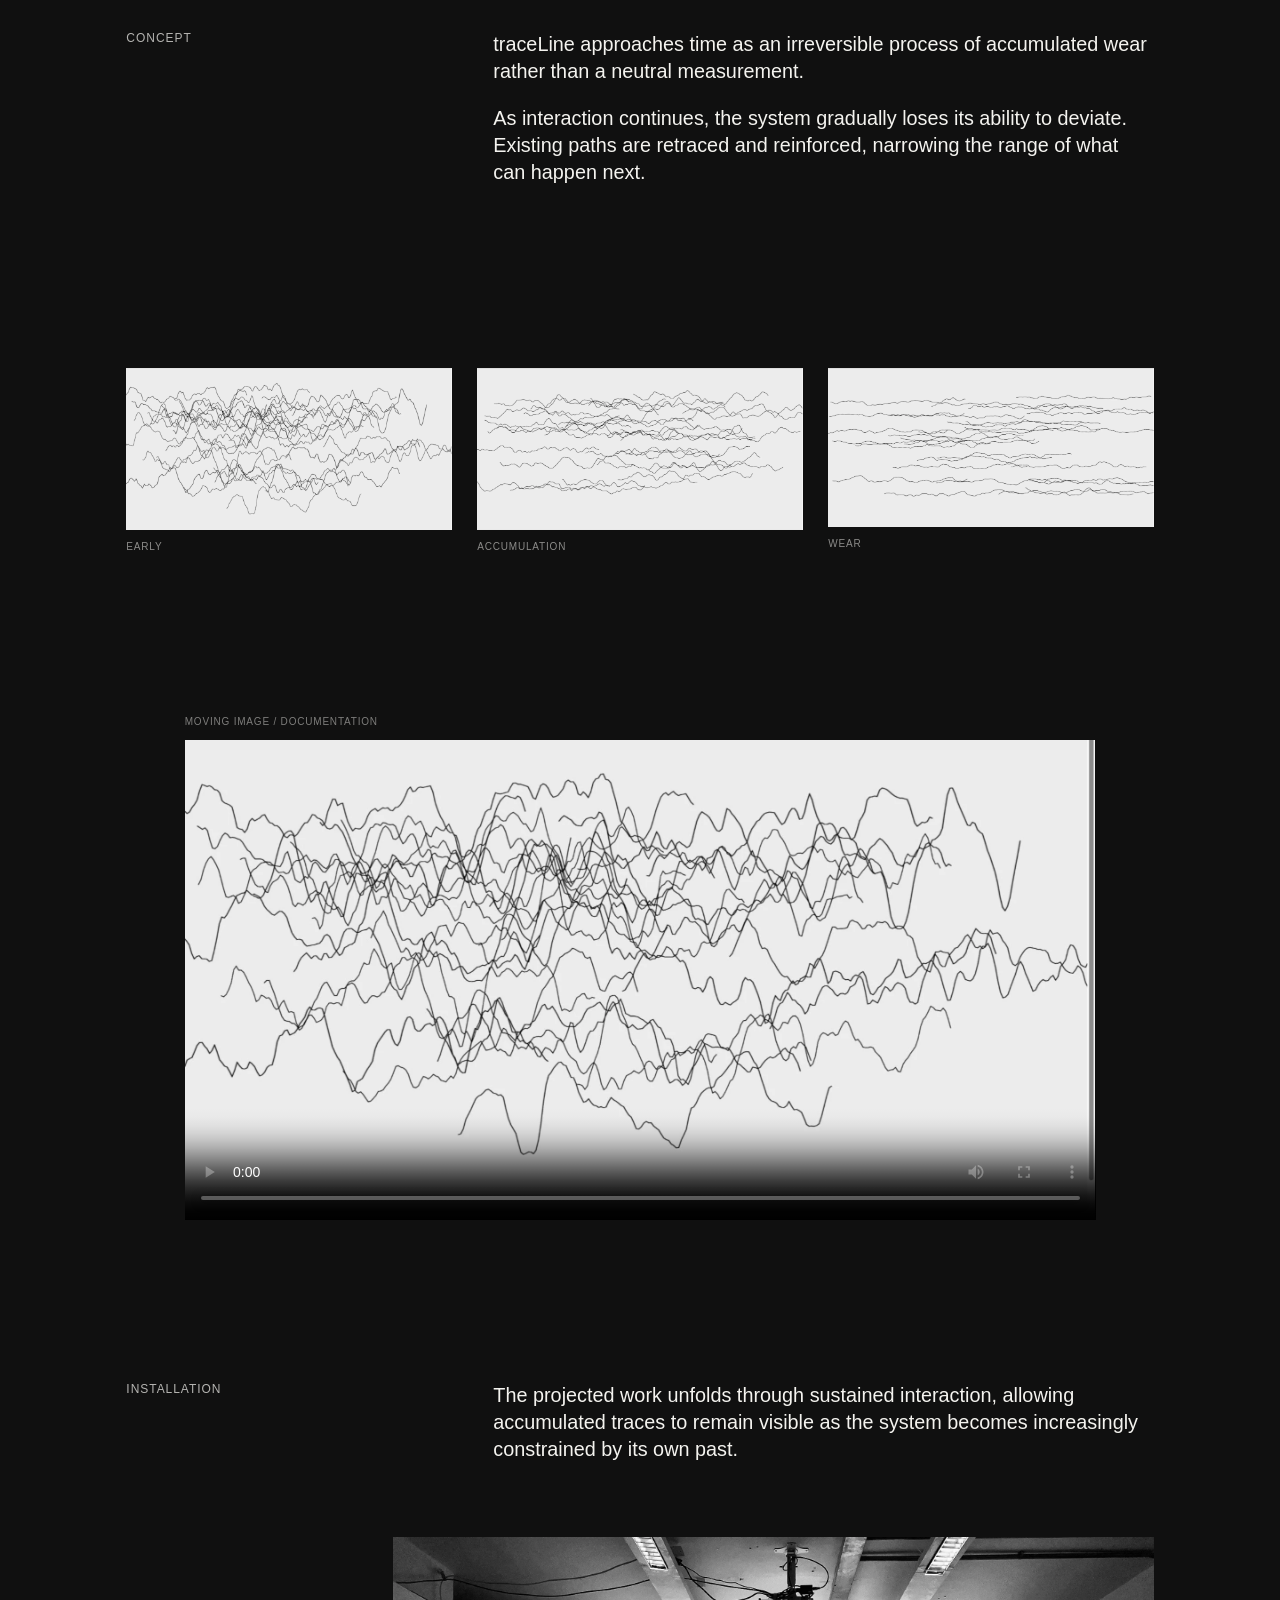
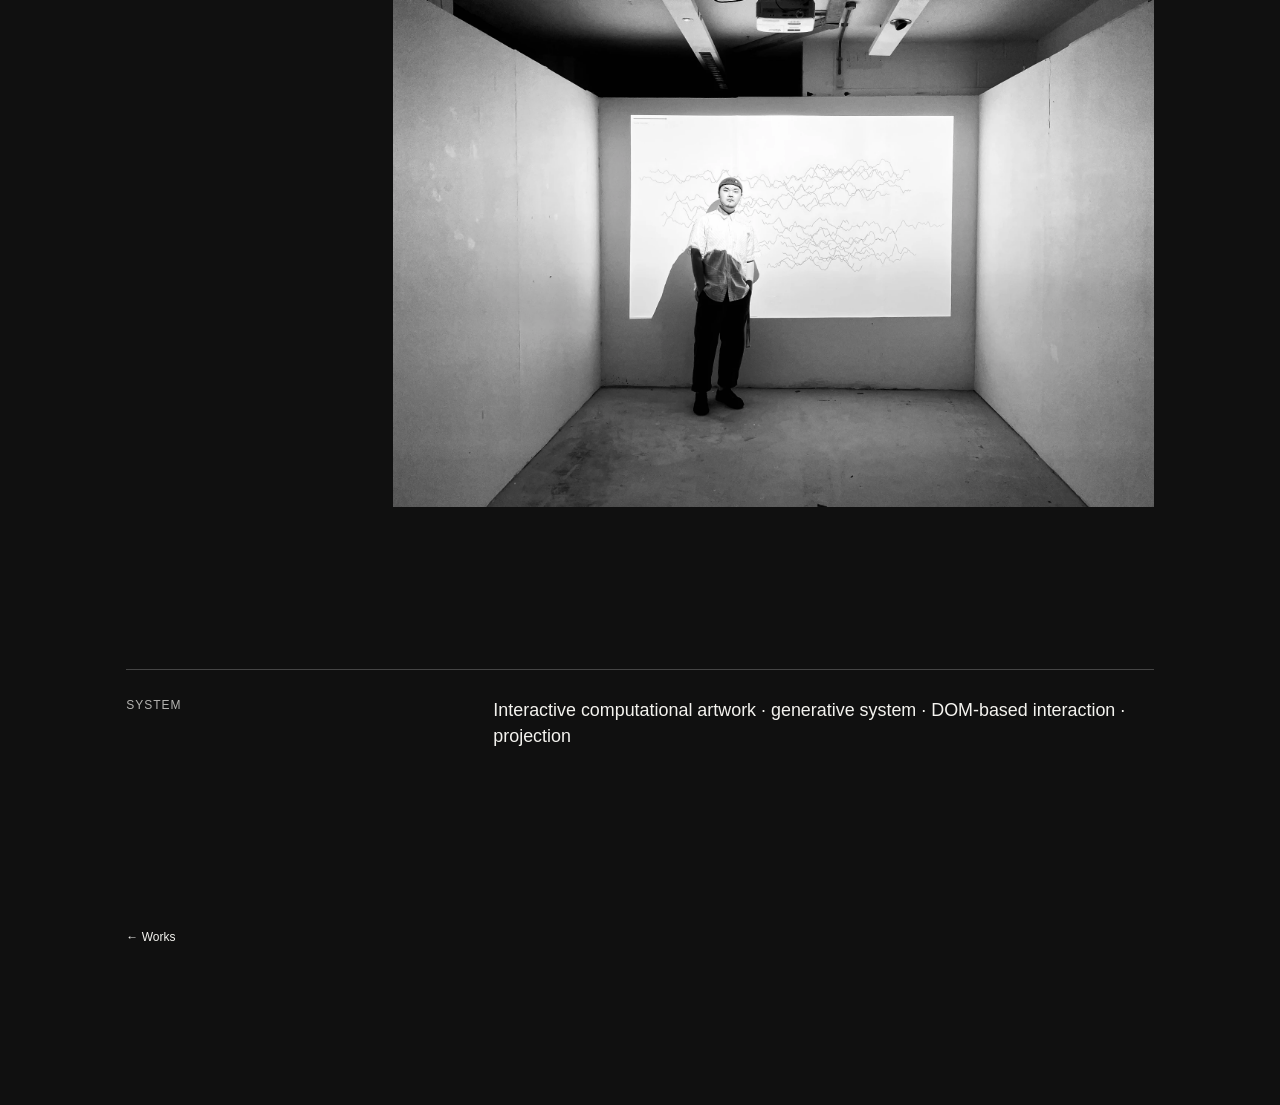
<file: traceline.html>
<!doctype html>
<html lang="en">
<head>
  <meta charset="utf-8">
  <meta name="viewport" content="width=device-width,initial-scale=1">
  <title>traceLine — Tian W.</title>
  <link rel="stylesheet" href="style.css?v=20261118-core">
  <link rel="stylesheet" href="css/traceline.css?v=20261120-v17">
</head>

<body class="dark-page traceline-page">
  <header class="site-header">
    <a class="site-name" href="index.html">Tian W.</a>
    <nav class="site-nav">
      <a class="active" href="works.html">Works</a>
      <a href="about.html">About</a>
    </nav>
  </header>

  <main class="traceline-main">

    <section class="trace-hero trace-section" aria-label="traceLine introduction">
      <div class="trace-intro">
        <h1>traceLine</h1>
        <p class="trace-meta">2026<br>Interactive computational work</p>
      </div>

      <figure class="trace-hero-image">
        <img src="assets/traceline/traceLine-thumb.webp" alt="traceLine visual field">
      </figure>
    </section>

    <section class="trace-flow" id="traceFlow" aria-label="traceLine narrowing sequence">
      <div class="trace-flow-inner">
        <canvas class="trace-ambient-canvas" id="traceCanvas" aria-hidden="true"></canvas>
        <canvas class="trace-s-canvas" id="traceSCanvas" aria-hidden="true"></canvas>

        <div class="trace-flow-readout" aria-hidden="true">
          <span>deviation</span>
          <span>↓</span>
        </div>

        <div class="trace-statement-block">
          <p class="trace-statement">
            Every trace reduces<br>
            what can happen next.
          </p>
          <p class="trace-statement-note">
            As wear accumulates, the system loses its ability to deviate.
          </p>
        </div>
      </div>
    </section>

    <section class="trace-concept trace-section">
      <div class="section-label">Concept</div>
      <div class="trace-copy">
        <p>
          traceLine approaches time as an irreversible process of accumulated wear rather than a neutral measurement.
        </p>
        <p>
          As interaction continues, the system gradually loses its ability to deviate. Existing paths are retraced and reinforced, narrowing the range of what can happen next.
        </p>
      </div>
    </section>

    <section class="trace-progression trace-section" aria-label="Progression of accumulated wear">
      <figure>
        <img src="assets/traceline/traceline-2.webp" alt="Early traceLine state with greater deviation" loading="lazy">
        <figcaption>EARLY</figcaption>
      </figure>
      <figure>
        <img src="assets/traceline/traceline-3.webp" alt="Intermediate traceLine state with accumulated paths" loading="lazy">
        <figcaption>ACCUMULATION</figcaption>
      </figure>
      <figure>
        <img src="assets/traceline/traceline-4.webp" alt="Later traceLine state with reduced deviation" loading="lazy">
        <figcaption>WEAR</figcaption>
      </figure>
    </section>

    <section class="trace-video-section trace-section">
      <div class="trace-video-label">Moving image / documentation</div>
      <video
        class="trace-video"
        controls
        playsinline
        preload="metadata"
        poster="assets/traceline/traceLine-thumb.webp"
      >
        <source src="assets/traceline/traceline-web.mp4" type="video/mp4">
      </video>
    </section>

    <section class="trace-installation trace-section">
      <div class="trace-installation-copy">
        <div class="section-label">Installation</div>
        <p>
          The projected work unfolds through sustained interaction, allowing accumulated traces to remain visible as the system becomes increasingly constrained by its own past.
        </p>
      </div>
      <figure>
        <img
          src="assets/traceline/IMG_3576.webp"
          alt="traceLine projected installation with a viewer standing in front of the work"
          loading="lazy"
        >
      </figure>
    </section>

    <section class="trace-system trace-section">
      <div class="section-label">System</div>
      <p>Interactive computational artwork · generative system · DOM-based interaction · projection</p>
    </section>

    <div class="trace-links trace-section">
      <a class="back-link" href="works.html">← Works</a>
    </div>

  </main>

  <script>
    (() => {
      const flow = document.getElementById('traceFlow');
      const canvas = document.getElementById('traceCanvas');
      const sCanvas = document.getElementById('traceSCanvas');
      const heroImage = document.querySelector('.trace-hero-image img');
      const statementBlock = document.querySelector('.trace-statement-block');
      const traceSection = document.querySelector('.trace-section');
      const concept = document.querySelector('.trace-concept');
      const page = document.querySelector('.traceline-page');
      const header = document.querySelector('.site-header');
      const ctx = canvas ? canvas.getContext('2d') : null;
      const sCtx = sCanvas ? sCanvas.getContext('2d') : null;

      let raf = 0;
      let sRaf = 0;
      let progress = 0;
      let sProgress = 0;
      let sTargetProgress = 0;

      const clamp = (value, min = 0, max = 1) => Math.min(max, Math.max(min, value));

      const syncStatementLayout = () => {
        if (!flow || !statementBlock) return;

        flow.style.setProperty(
          '--trace-statement-height',
          `${Math.ceil(statementBlock.getBoundingClientRect().height)}px`
        );

        if (traceSection) {
          const flowRect = flow.getBoundingClientRect();
          const sectionRect = traceSection.getBoundingClientRect();

          flow.style.setProperty(
            '--trace-content-left',
            `${Math.round(sectionRect.left - flowRect.left)}px`
          );
          flow.style.setProperty(
            '--trace-content-width',
            `${Math.round(sectionRect.width)}px`
          );
        }
      };

      const resizeDrawingCanvas = (targetCanvas, targetContext, dpr) => {
        if (!targetCanvas || !targetContext) return;

        const rect = targetCanvas.getBoundingClientRect();
        targetCanvas.width = Math.max(1, Math.round(rect.width * dpr));
        targetCanvas.height = Math.max(1, Math.round(rect.height * dpr));
        targetContext.setTransform(dpr, 0, 0, dpr, 0, 0);
      };

      const resizeCanvas = () => {
        syncStatementLayout();
        const dpr = Math.min(devicePixelRatio || 1, 2);

        resizeDrawingCanvas(canvas, ctx, dpr);
        resizeDrawingCanvas(sCanvas, sCtx, dpr);
      };

      const traceSeeds = [
        { x: 1723 / 2048, y: 646 / 1079, dx: .330, dy: .944 },
        { x: 1316 / 2048, y: 647 / 1079, dx: .447, dy: .894 },
        { x: 1194 / 2048, y: 708 / 1079, dx: .919, dy: .394 },
        { x: 1408 / 2048, y: 719 / 1079, dx: .351, dy: .936 },
        { x: 569 / 2048, y: 720 / 1079, dx: -.330, dy: .944 },
        { x: 815 / 2048, y: 721 / 1079, dx: .685, dy: .729 },
        { x: 1383 / 2048, y: 742 / 1079, dx: .466, dy: .885 },
        { x: 615 / 2048, y: 886 / 1079, dx: -.447, dy: .894 }
      ];

      const smoothstep = (t) => {
        const v = clamp(t);
        return v * v * (3 - 2 * v);
      };

      const smootherstep = (t) => {
        const v = clamp(t);
        return v * v * v * (v * (v * 6 - 15) + 10);
      };

      const fract = (value) => value - Math.floor(value);

      const hash = (x, seed) =>
        fract(Math.sin(x * 127.1 + seed * 311.7) * 43758.5453123);

      // Lightweight coherent value-noise for the portfolio page.
      // It preserves the original sketch's logic: each trace has its own seed,
      // variation comes from noise rather than a sine wave, and curvature never reaches 0.
      const noise1D = (x, seed) => {
        const i = Math.floor(x);
        const f = x - i;
        const u = f * f * (3 - 2 * f);
        const a = hash(i, seed);
        const b = hash(i + 1, seed);
        return a + (b - a) * u;
      };

      const drawTrace = () => {
        if (!canvas || !ctx || !heroImage) return;

        const width = canvas.clientWidth;
        const height = canvas.clientHeight;
        if (!width || !height || !heroImage.naturalWidth || !heroImage.naturalHeight) return;

        ctx.clearRect(0, 0, width, height);

        const canvasRect = canvas.getBoundingClientRect();
        const imageRect = heroImage.getBoundingClientRect();

        const scale = Math.max(
          imageRect.width / heroImage.naturalWidth,
          imageRect.height / heroImage.naturalHeight
        );

        const renderedWidth = heroImage.naturalWidth * scale;
        const renderedHeight = heroImage.naturalHeight * scale;
        const cropX = (renderedWidth - imageRect.width) / 2;
        const cropY = (renderedHeight - imageRect.height) / 2;

        const imageX = imageRect.left - canvasRect.left;
        const imageY = imageRect.top - canvasRect.top;

        // Original sketch logic:
        // wear increases -> curvature falls from 1 to 0.15, never to a straight line.
        const effect = smoothstep((progress - .10) / .82);
        const curvature = 1 - effect * .85;

        // Match the source sketch proportions (baseSpanX 700 / ampY 200).
        const referenceSpan = Math.max(520, Math.min(width * .46, 760));
        const ampY = referenceSpan * (200 / 700);

        ctx.lineWidth = 1;
        ctx.lineCap = 'round';
        ctx.lineJoin = 'round';

        const drawPath = (path, alpha = .58) => {
          ctx.strokeStyle = 'rgba(244,243,239,.42)';
          ctx.globalAlpha = alpha;
          ctx.stroke(path);

          // Keep the generated continuation invisible over the artwork itself.
          // The original image remains untouched; the path visually begins at its source point.
          ctx.save();
          ctx.beginPath();
          ctx.rect(imageX, imageY, imageRect.width, imageRect.height);
          ctx.clip();
          ctx.globalCompositeOperation = 'destination-out';
          ctx.globalAlpha = 1;
          ctx.stroke(path);
          ctx.restore();
          ctx.globalCompositeOperation = 'source-over';
        };

        // Eight PR #22 source points feed six related trace families.
        // Right-moving families are selectively reduced to keep that side less dense.
        const familyOffsets = [-1.75, -1.35, -1.05, -.34, .34, 1.05];

        traceSeeds.forEach((seed, index) => {
          const sourceX = seed.x * heroImage.naturalWidth;
          const sourceY = seed.y * heroImage.naturalHeight;

          const startX =
            imageRect.left - canvasRect.left - cropX + sourceX * scale;
          const startY =
            imageRect.top - canvasRect.top - cropY + sourceY * scale;

          if (startY < -60 || startY > height + 60) return;

          const startAngle = Math.atan2(seed.dy, seed.dx);
          const horizontalSign =
            Math.abs(seed.dx) > .18
              ? Math.sign(seed.dx)
              : (seed.x < .5 ? -1 : 1);
          const targetAngle = horizontalSign > 0 ? 0 : Math.PI;

          let angleDelta = targetAngle - startAngle;
          while (angleDelta > Math.PI) angleDelta -= Math.PI * 2;
          while (angleDelta < -Math.PI) angleDelta += Math.PI * 2;

          const availableDistance =
            horizontalSign > 0
              ? Math.max(width - startX, width * .72)
              : Math.max(startX, width * .72);

          // The continuation reaches roughly 75% of the surrounding field.
          const maxDistance = availableDistance * .92;
          const step = 7;

          familyOffsets.forEach((familyOffset, familyIndex) => {
            // Keep the left side unchanged. On the right side, skip roughly
            // one in five trace families to reduce visual congestion.
            if (horizontalSign > 0 && (index + familyIndex) % 5 === 0) return;

            const path = new Path2D();
            const traceSeed = 80 + index * 13 + familyIndex * 3.7;

            let x = startX;
            let y = startY;

            path.moveTo(x, y);

            for (let distance = 0; distance <= maxDistance; distance += step) {
              // Preserve the source tangent at the connection point,
              // then let the path settle toward the original sketch's horizontal span.
              const settle = smoothstep(distance / 190);
              const angle = startAngle + angleDelta * settle;

              // Original sketch: noise(i * 0.07, trace.seed) mapped to ±ampY.
              // Here one source "segment" is approximately 4.7 px, hence ~0.015 noise units / px.
              const n = noise1D(distance * .015, traceSeed);
              const noiseY = (n * 2 - 1) * ampY * curvature;

              // Original traceLines use unique offsetY values.
              // Ramp that offset from 0 so every family member is physically connected
              // to the exact PR #22 source point before spreading through the exterior field.
              const spread =
                familyOffset *
                Math.min(innerHeight * .24, imageRect.height * .46) *
                smoothstep(distance / 240);

              // Tiny drift like the source sketch; also ramps from 0 at the connection.
              const driftTime = performance.now() * .06;
              const drift =
                Math.sin(driftTime * (.003 + familyIndex * .0014) + traceSeed) *
                10 *
                curvature *
                smoothstep(distance / 160);

              x += Math.cos(angle) * step;
              y += Math.sin(angle) * step;

              path.lineTo(
                x,
                y + noiseY * settle + spread + drift
              );

              if (
                x < -120 ||
                x > width + 120 ||
                y < -height * .55 ||
                y > height * 1.55
              ) break;
            }

            drawPath(
              path,
              familyIndex === 3 || familyIndex === 4
                ? .60
                : familyIndex <= 1
                  ? .34
                  : .42
            );
          });
        });

        ctx.globalAlpha = 1;
      };

      const drawSZone = () => {
        if (!sCanvas || !sCtx) return;

        const width = sCanvas.clientWidth;
        const height = sCanvas.clientHeight;
        if (!width || !height) return;

        sCtx.clearRect(0, 0, width, height);
        sCtx.lineWidth = 1;
        sCtx.lineCap = 'round';
        sCtx.lineJoin = 'round';
        sCtx.strokeStyle = 'rgba(244,243,239,.42)';

        // Scroll is the time axis for S-zone only.
        // Curvature narrows but never reaches a fully straight line.
        // Hold the full five-way state briefly, then narrow over a longer,
        // softer scroll interval.
        const narrowing = smootherstep((sProgress - .12) / .88);
        const curvature = 1 - narrowing * .82;

        // Five initial possibilities. Three are progressively removed,
        // leaving two traces at the end of the narrowing sequence.
        const lineStates = [
          { seed: 211.4, y: .18, fadeStart: .24, fadeEnd: .62 },
          { seed: 317.8, y: .34, fadeStart: .42, fadeEnd: .80 },
          { seed: 409.2, y: .50, fadeStart: .60, fadeEnd: .96 },
          { seed: 523.6, y: .66, fadeStart: 1.10, fadeEnd: 1.20 },
          { seed: 617.1, y: .82, fadeStart: 1.10, fadeEnd: 1.20 }
        ];

        const amplitude = Math.min(92, Math.max(46, height * .13));
        const step = 7;

        lineStates.forEach((line) => {
          let alpha = .58;

          if (sProgress > line.fadeStart) {
            const fade = clamp(
              (sProgress - line.fadeStart) /
              Math.max(.001, line.fadeEnd - line.fadeStart)
            );
            alpha *= 1 - smootherstep(fade);
          }

          if (alpha <= .015) return;

          const path = new Path2D();
          const baseY = height * line.y;

          for (let x = 0; x <= width + step; x += step) {
            const n = noise1D(x * .015, line.seed);
            const fine = noise1D(x * .032, line.seed + 19.7);
            const y =
              baseY +
              (n * 2 - 1) * amplitude * curvature +
              (fine * 2 - 1) * amplitude * .22 * curvature;

            if (x === 0) path.moveTo(x, y);
            else path.lineTo(x, y);
          }

          sCtx.globalAlpha = alpha;
          sCtx.stroke(path);
        });

        sCtx.globalAlpha = 1;
      };

      const animateSZone = () => {
        sRaf = 0;

        const delta = sTargetProgress - sProgress;
        if (Math.abs(delta) < .001) {
          sProgress = sTargetProgress;
          drawSZone();
          return;
        }

        // Smoothly chase the scroll target so fast wheel/trackpad input
        // still reveals the intermediate narrowing states.
        sProgress += delta * .085;
        drawSZone();
        sRaf = requestAnimationFrame(animateSZone);
      };

      const update = () => {
        raf = 0;

        if (flow) {
          const rect = flow.getBoundingClientRect();
          const travel = Math.max(1, innerHeight + rect.height);
          progress = clamp((innerHeight - rect.top) / travel);

          if (page) {
            page.style.setProperty('--trace-progress', progress.toFixed(4));
          }

          drawTrace();

          if (heroImage) {
            const heroRect = heroImage.getBoundingClientRect();
            const conceptRect = concept ? concept.getBoundingClientRect() : null;

            // Begin shortly after the hero has passed, then complete
            // the visible narrowing before Concept enters the main view.
            const startScroll =
              scrollY + heroRect.bottom - innerHeight * .28;
            const endScroll = conceptRect
              ? scrollY + conceptRect.top - innerHeight * .68
              : startScroll + innerHeight;

            sTargetProgress = clamp(
              (scrollY - startScroll) /
              Math.max(1, endScroll - startScroll)
            );
          }

          if (!sRaf) sRaf = requestAnimationFrame(animateSZone);
        }

        if (header) {
          header.classList.toggle('header-hidden', scrollY > 70);
        }
      };

      const requestUpdate = () => {
        if (!raf) raf = requestAnimationFrame(update);
      };

      addEventListener('scroll', requestUpdate, { passive: true });
      addEventListener('resize', () => {
        resizeCanvas();
        requestUpdate();
      }, { passive: true });

      resizeCanvas();
      requestUpdate();
    })();
  </script>
</body>
</html>
</file>
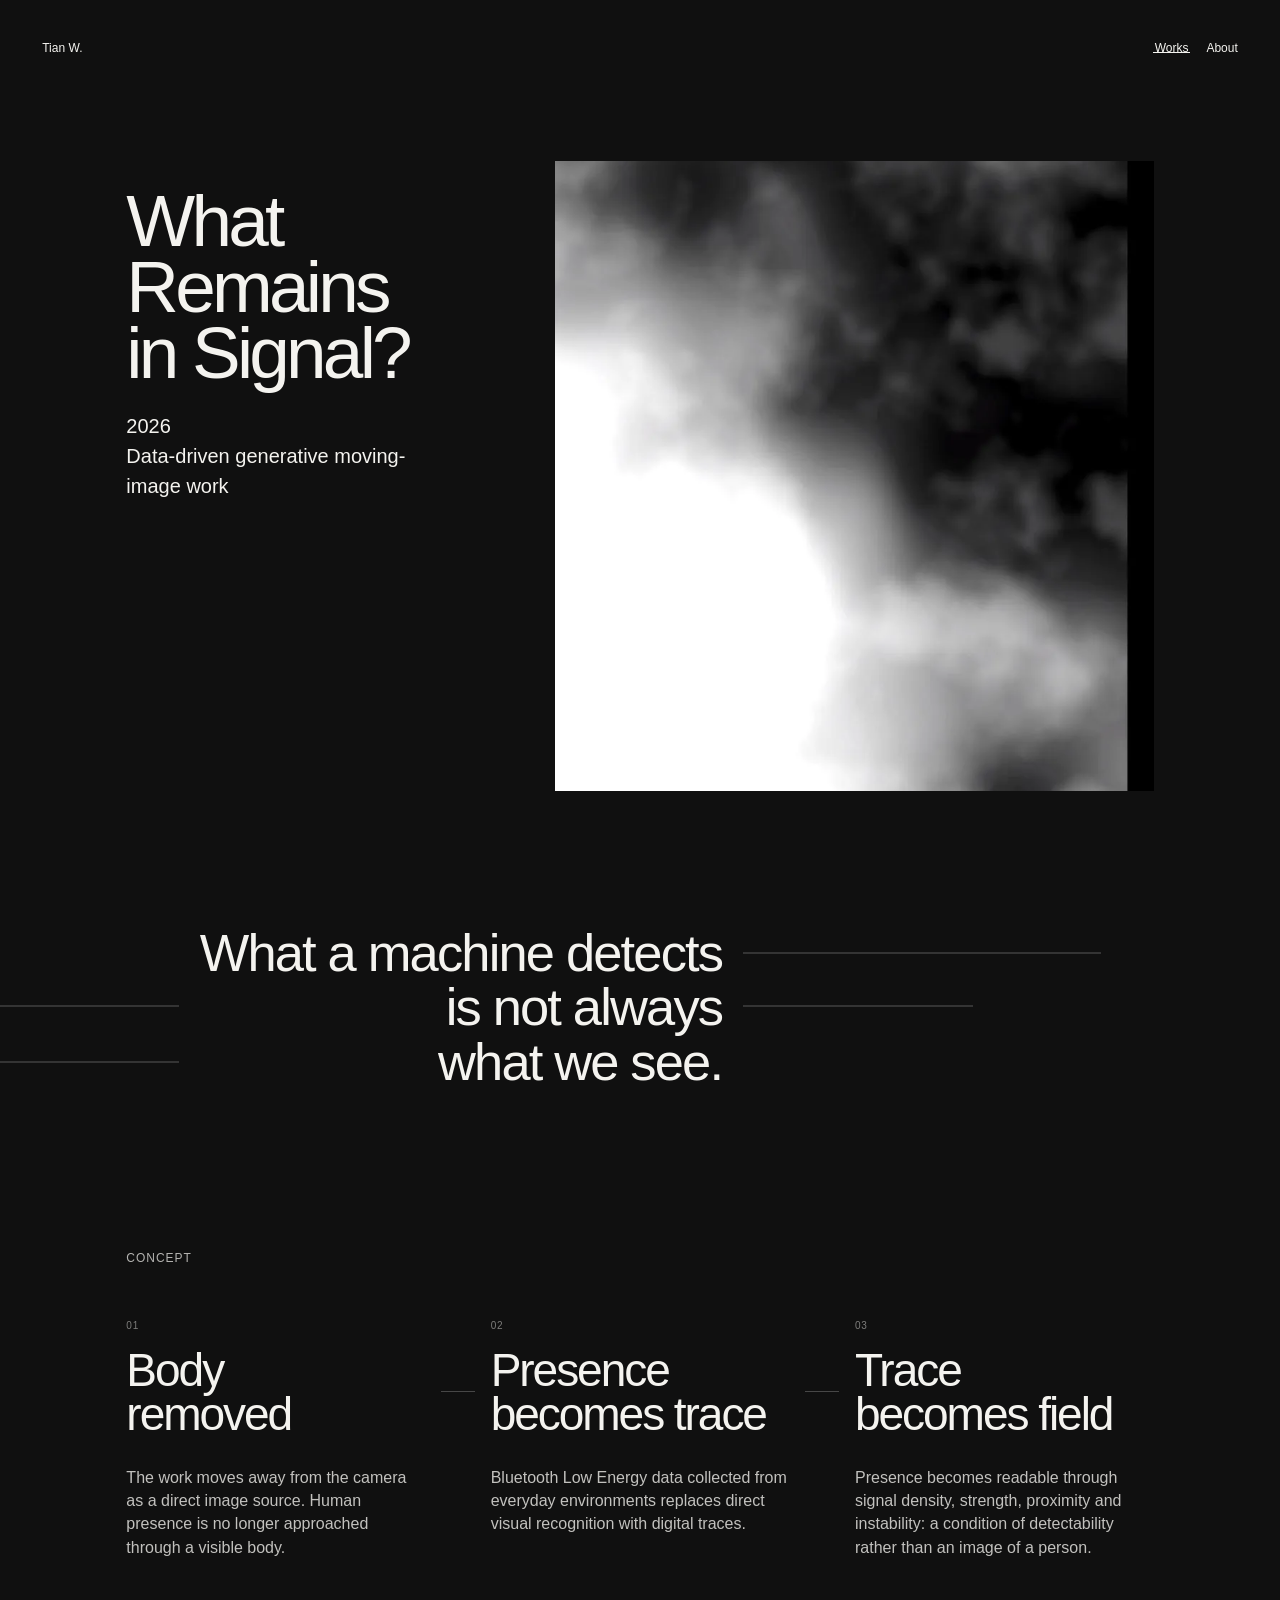
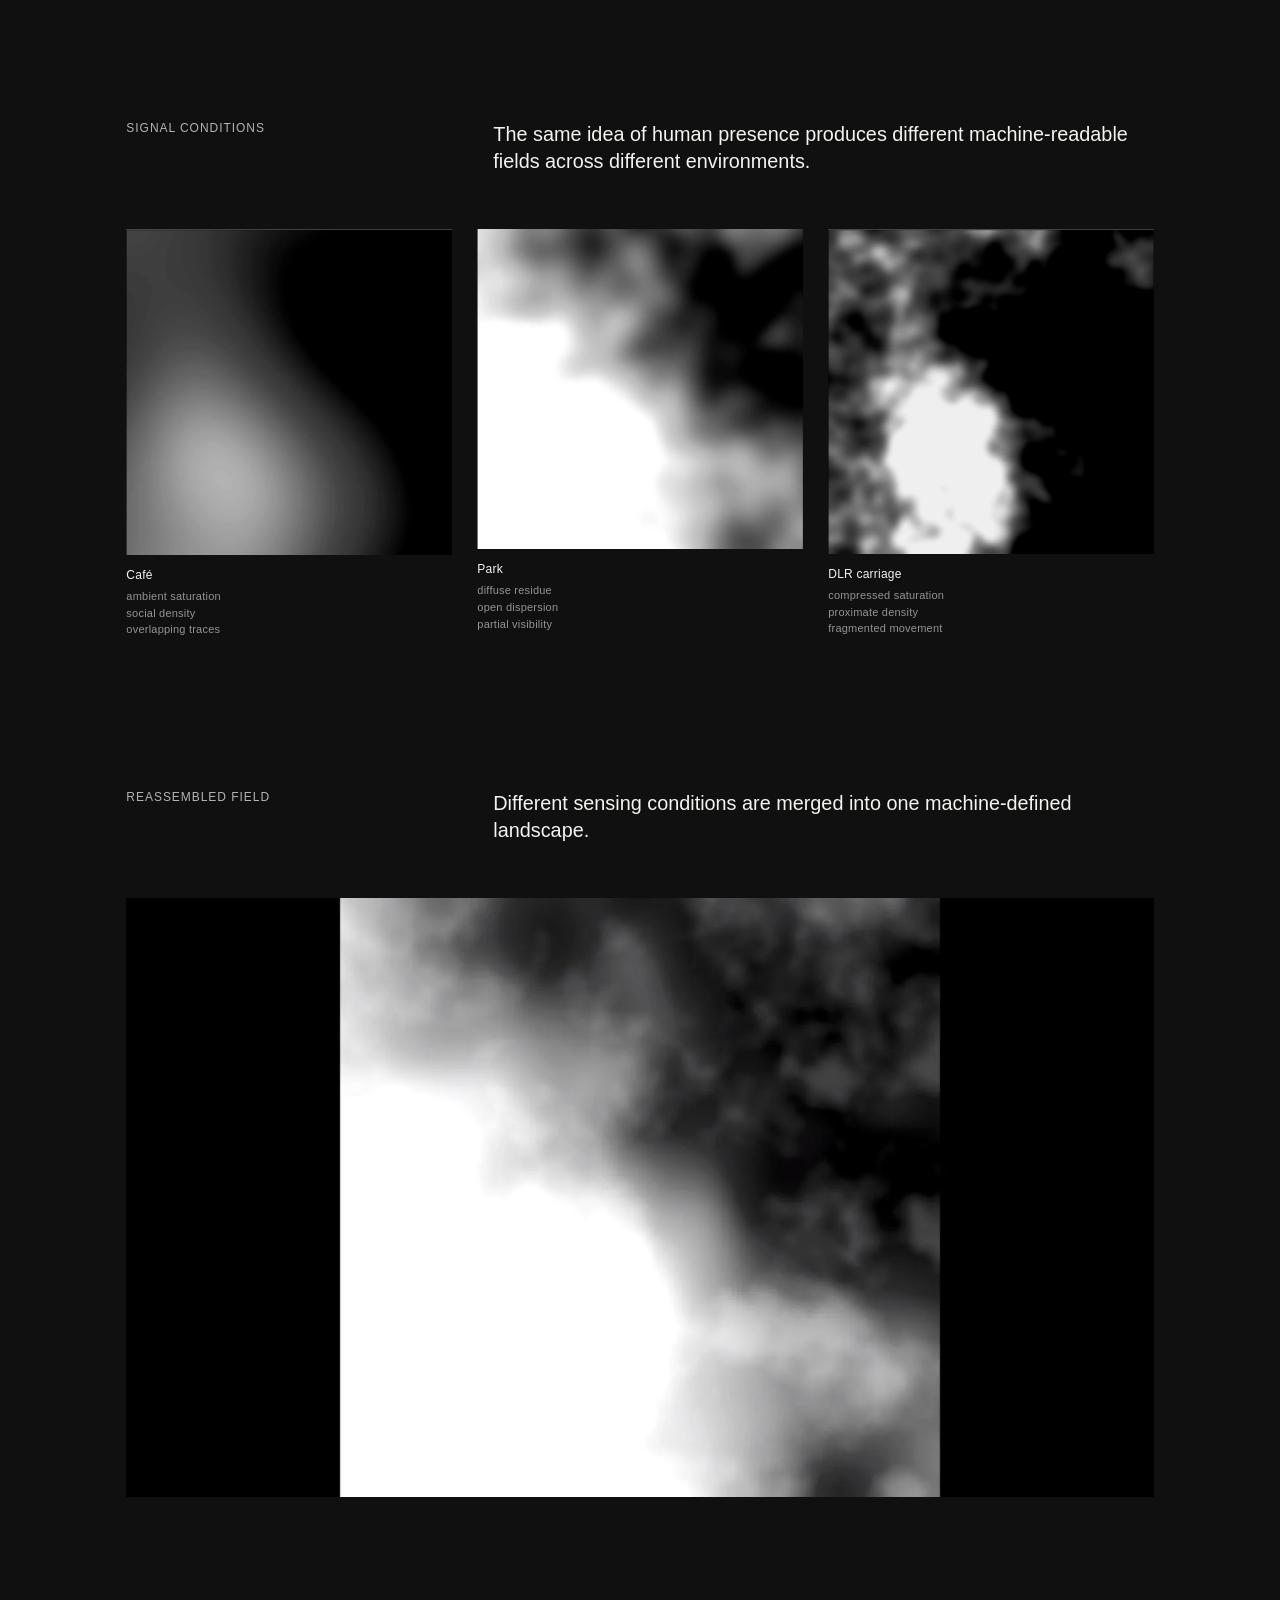
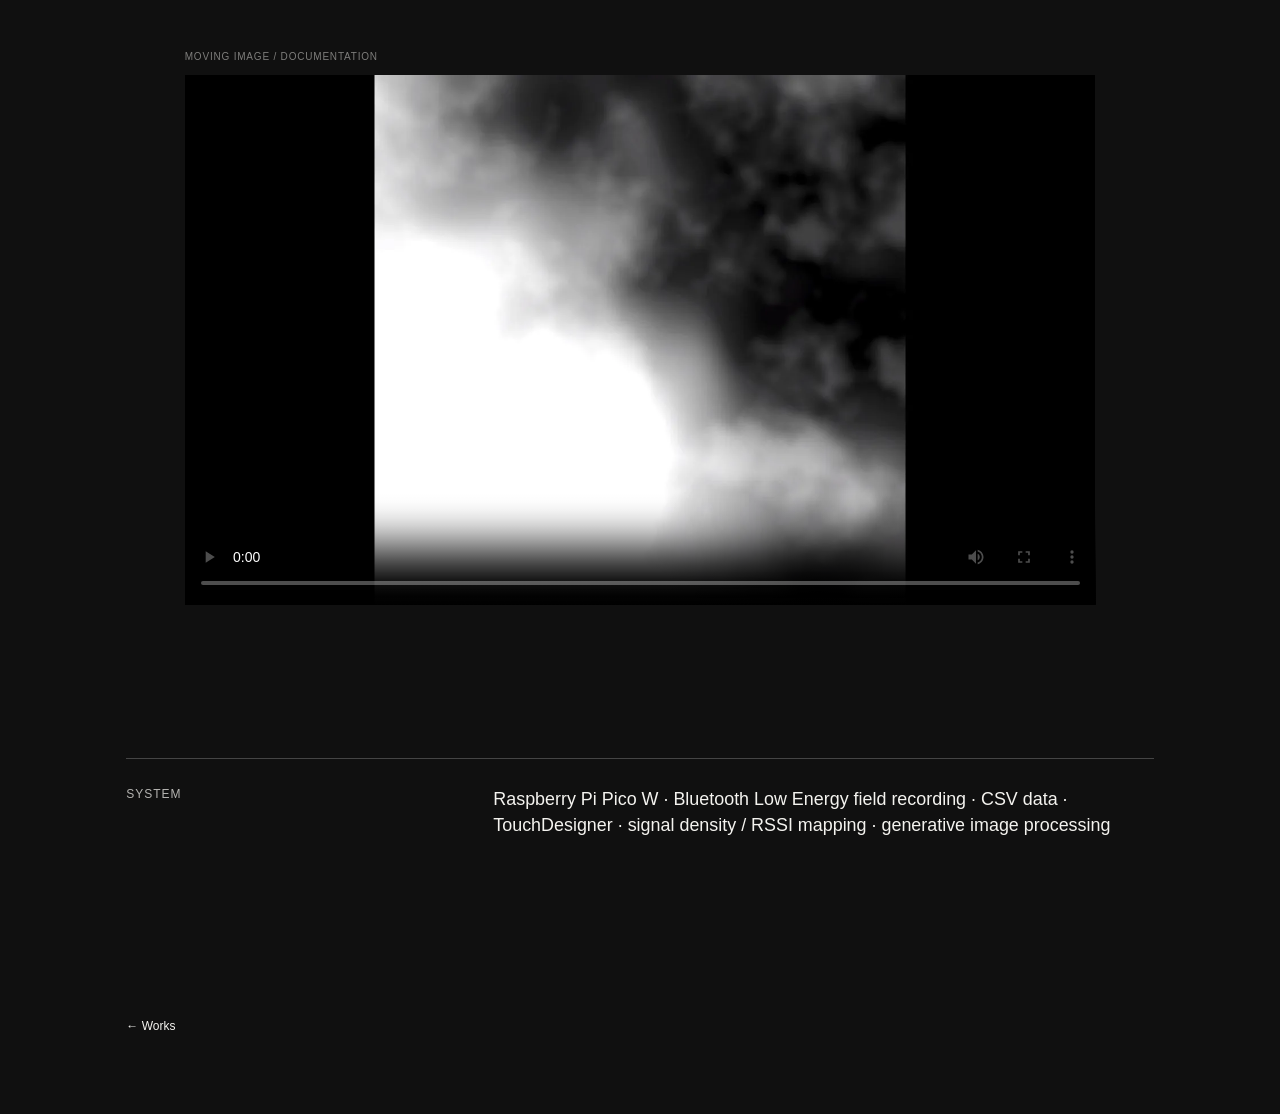
<file: what-remains-in-signal.html>
<!doctype html>
<html lang="en">
<head>
  <meta charset="utf-8">
  <meta name="viewport" content="width=device-width,initial-scale=1">
  <title>What Remains in Signal? — Tian W.</title>
  <link rel="stylesheet" href="style.css?v=20261118-core">
  <link rel="stylesheet" href="css/what-remains-in-signal.css?v=20261120-v4">
</head>

<body class="dark-page signal-page">
  <header class="site-header">
    <a class="site-name" href="index.html">Tian W.</a>
    <nav class="site-nav">
      <a class="active" href="works.html">Works</a>
      <a href="about.html">About</a>
    </nav>
  </header>

  <main class="page signal-main">

    <section class="signal-hero">
      <div class="signal-hero-copy">
        <h1>What Remains<br>in Signal?</h1>
        <div class="signal-meta">
          2026<br>
          Data-driven generative moving-image work
        </div>
      </div>

      <div class="signal-hero-gap" aria-hidden="true"></div>

      <figure class="signal-hero-field">
        <img
          src="assets/what-remains-in-signal/final-composite.webp"
          alt="Cropped view of the final composite signal field generated from Bluetooth Low Energy data"
        >
      </figure>
    </section>

    <section class="signal-threshold" aria-label="Core statement">
      <p class="threshold-copy">
        <span class="threshold-row threshold-row-one">
          <span>What a machine detects</span>
          <i aria-hidden="true"></i>
        </span>
        <span class="threshold-row threshold-row-two">
          <i class="threshold-line-before" aria-hidden="true"></i>
          <span>is not always</span>
          <i class="threshold-line-after" aria-hidden="true"></i>
        </span>
        <span class="threshold-row threshold-row-three">
          <i aria-hidden="true"></i>
          <span>what we see.</span>
        </span>
      </p>
    </section>

    <section class="signal-concept">
      <div class="section-label">Concept</div>

      <div class="signal-sequence" aria-label="Body to trace to field">
        <article class="signal-stage">
          <span class="signal-stage-index">01</span>
          <h2>Body<br>removed</h2>
          <p>
            The work moves away from the camera as a direct image source. Human presence is no longer approached through a visible body.
          </p>
        </article>

        <div class="signal-sequence-link" aria-hidden="true"></div>

        <article class="signal-stage">
          <span class="signal-stage-index">02</span>
          <h2>Presence<br>becomes trace</h2>
          <p>
            Bluetooth Low Energy data collected from everyday environments replaces direct visual recognition with digital traces.
          </p>
        </article>

        <div class="signal-sequence-link" aria-hidden="true"></div>

        <article class="signal-stage">
          <span class="signal-stage-index">03</span>
          <h2>Trace<br>becomes field</h2>
          <p>
            Presence becomes readable through signal density, strength, proximity and instability: a condition of detectability rather than an image of a person.
          </p>
        </article>
      </div>
    </section>

    <section class="signal-conditions">
      <div class="signal-conditions-head">
        <div class="section-label">Signal Conditions</div>
        <p>
          The same idea of human presence produces different machine-readable fields across different environments.
        </p>
      </div>

      <div class="signal-grid">
        <figure>
          <img src="assets/what-remains-in-signal/scene-cafe.webp" alt="Café signal condition" loading="lazy">
          <figcaption>
            <strong>Café</strong>
            <span>ambient saturation</span>
            <span>social density</span>
            <span>overlapping traces</span>
          </figcaption>
        </figure>

        <figure>
          <img src="assets/what-remains-in-signal/scene-park.webp" alt="Park signal condition" loading="lazy">
          <figcaption>
            <strong>Park</strong>
            <span>diffuse residue</span>
            <span>open dispersion</span>
            <span>partial visibility</span>
          </figcaption>
        </figure>

        <figure>
          <img src="assets/what-remains-in-signal/scene-dlr.webp" alt="DLR carriage signal condition" loading="lazy">
          <figcaption>
            <strong>DLR carriage</strong>
            <span>compressed saturation</span>
            <span>proximate density</span>
            <span>fragmented movement</span>
          </figcaption>
        </figure>
      </div>
    </section>

    <section class="signal-composite">
      <div class="signal-composite-head">
        <div class="section-label">Reassembled Field</div>
        <p>
          Different sensing conditions are merged into one machine-defined landscape.
        </p>
      </div>

      <figure>
        <img
          src="assets/what-remains-in-signal/final-composite.webp"
          alt="Final composite combining the recorded signal conditions into one machine-defined field"
          loading="lazy"
        >
      </figure>
    </section>

    <section class="signal-video-section">
      <div class="signal-video-label">Moving image / documentation</div>
      <video
        class="signal-video"
        controls
        playsinline
        preload="metadata"
        poster="assets/what-remains-in-signal/final-composite.webp"
      >
        <source src="assets/what-remains-in-signal/what-remains-in-signal-web.mp4" type="video/mp4">
      </video>
    </section>

    <section class="signal-system">
      <div class="section-label">System</div>
      <p>Raspberry Pi Pico W · Bluetooth Low Energy field recording · CSV data · TouchDesigner · signal density / RSSI mapping · generative image processing</p>
    </section>

    <div class="signal-links">
      <a class="back-link" href="works.html">← Works</a>
    </div>

  </main>

  <script>
    const header = document.querySelector('.site-header');
    addEventListener('scroll', () => {
      header.classList.toggle('header-hidden', scrollY > 70);
    }, { passive: true });
  </script>
</body>
</html>
</file>
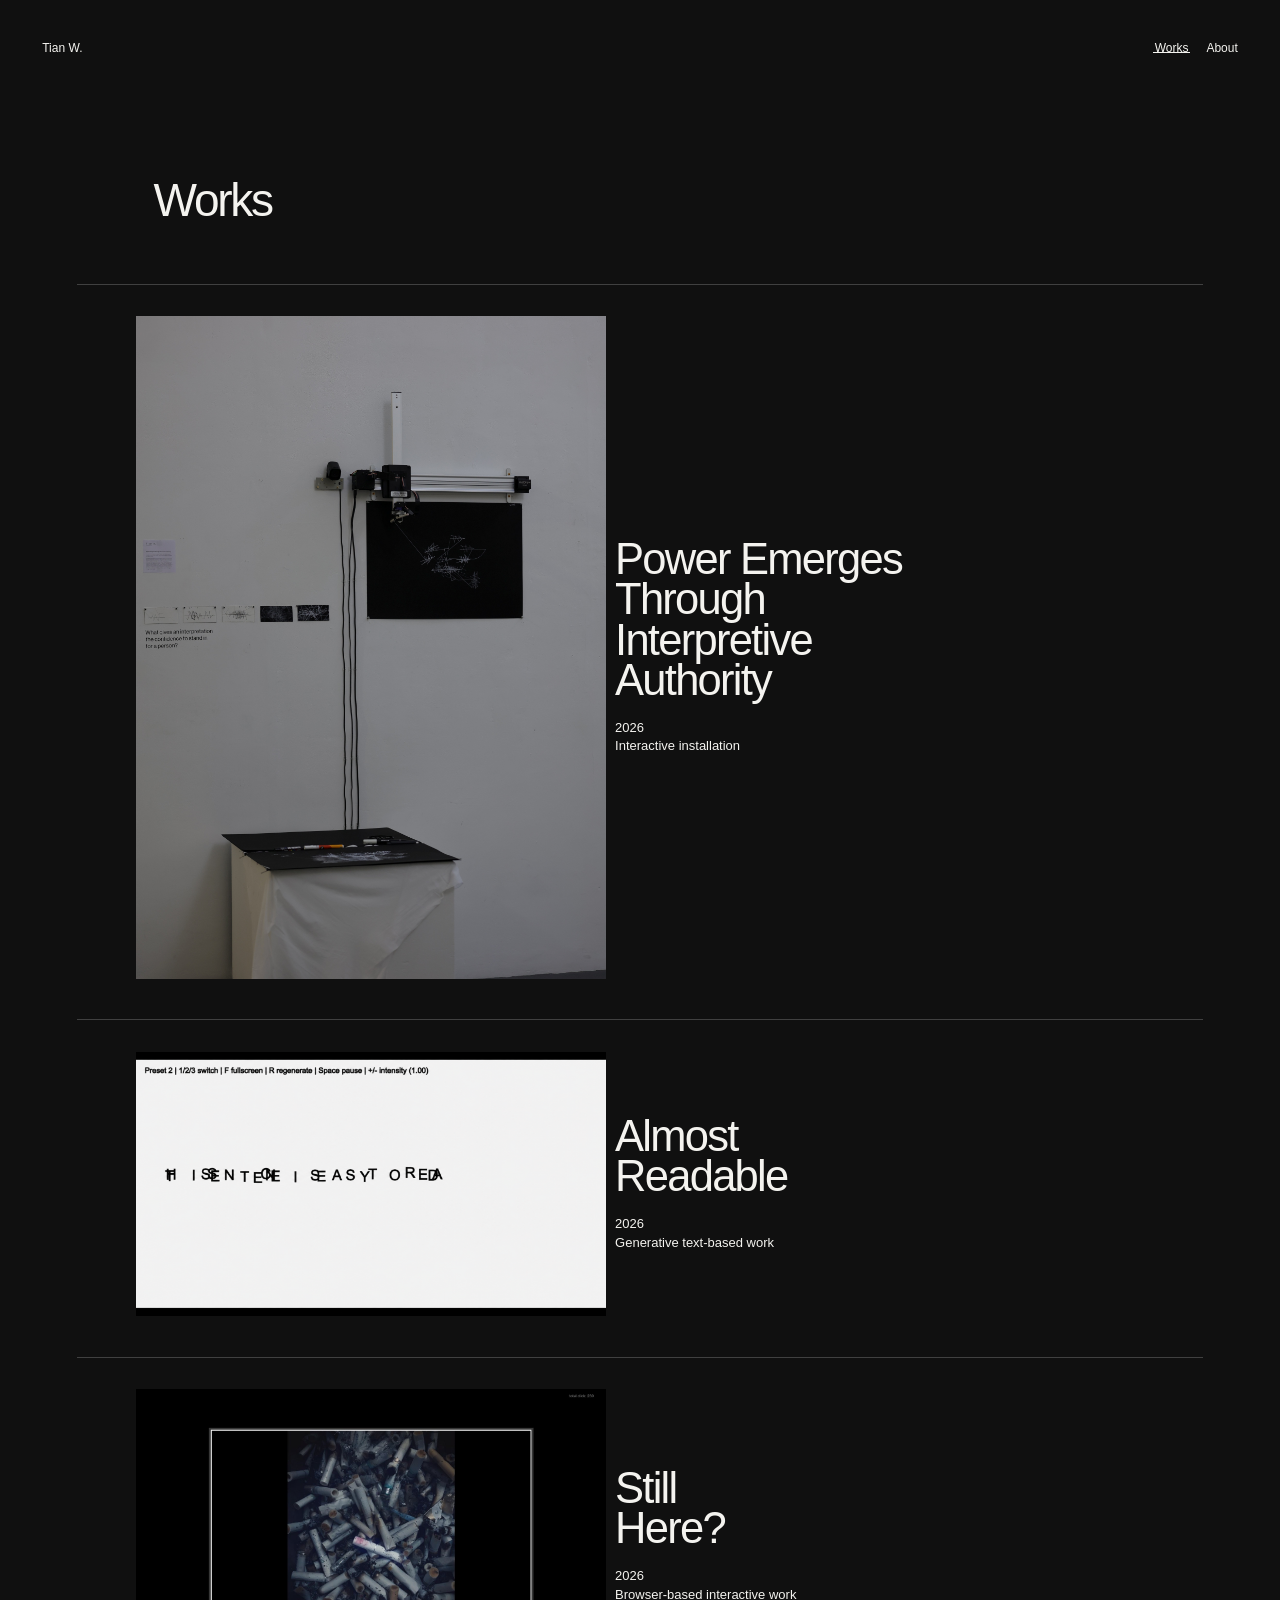
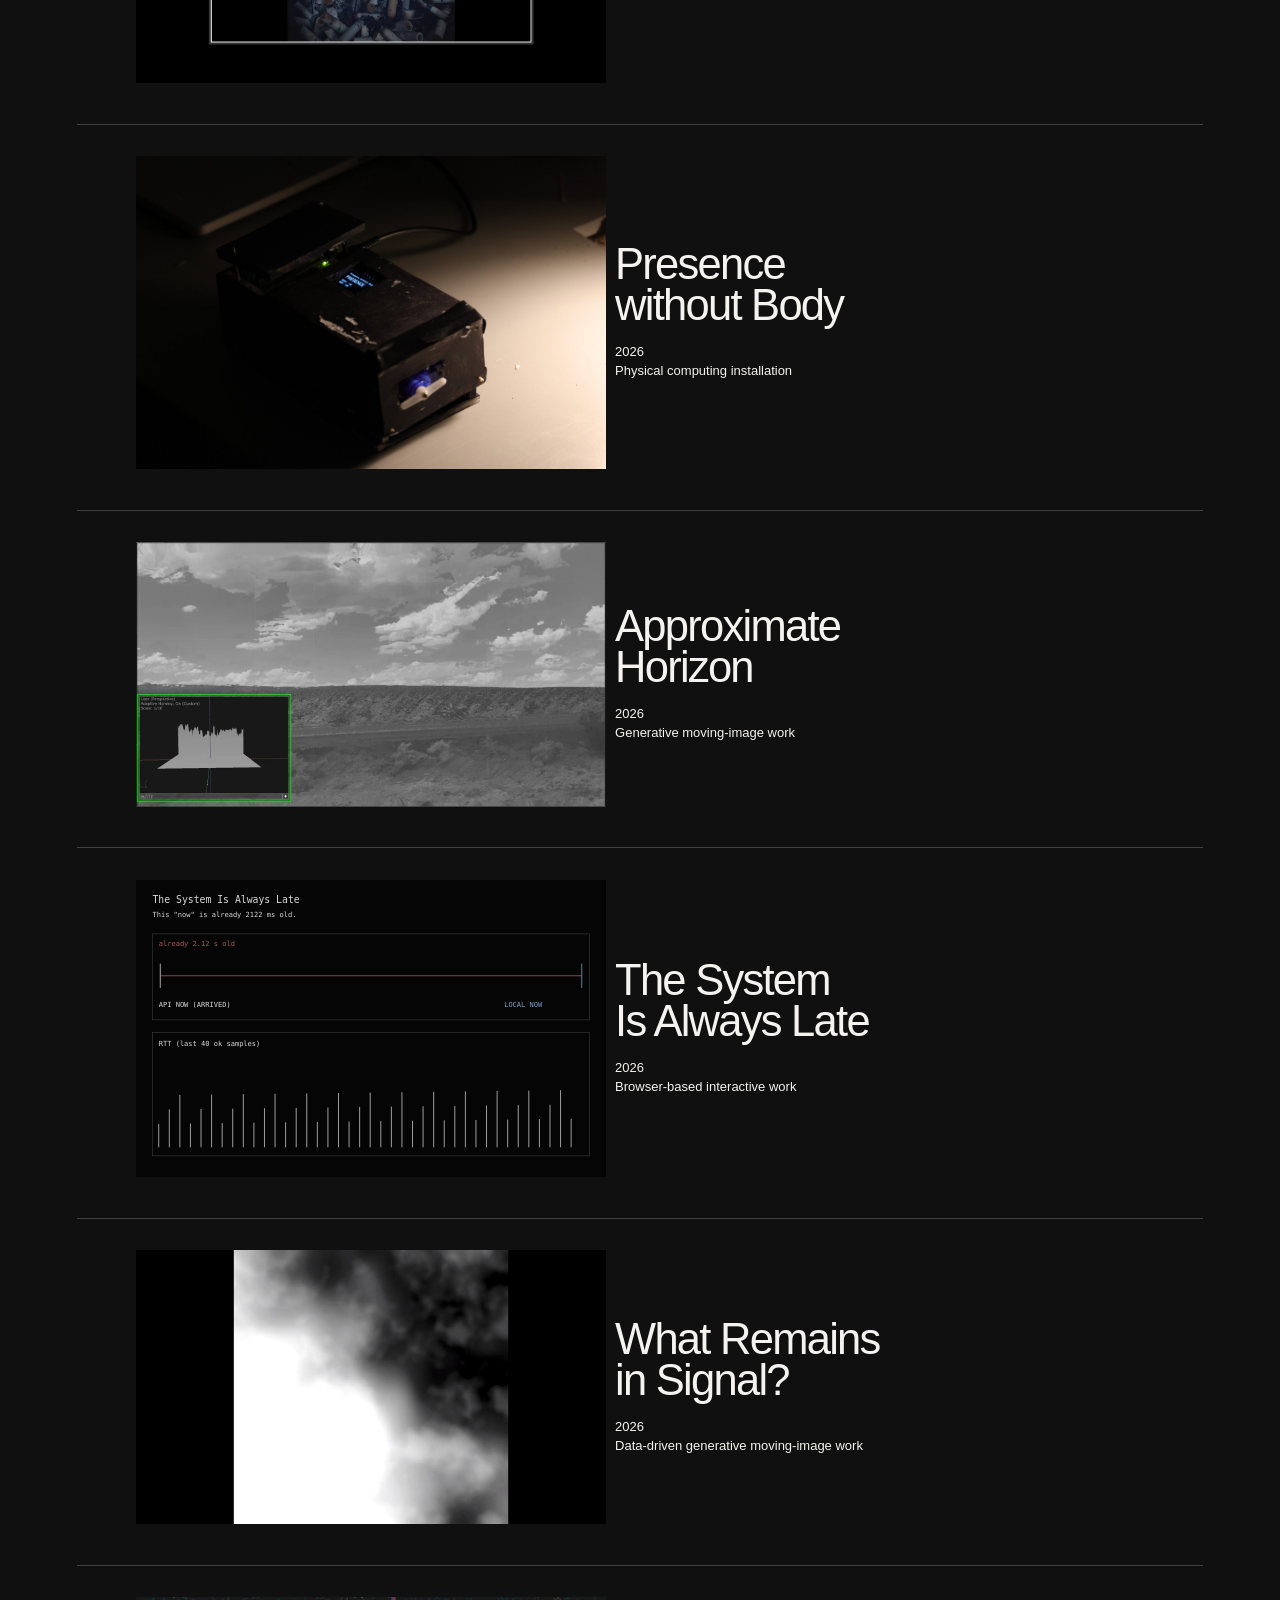
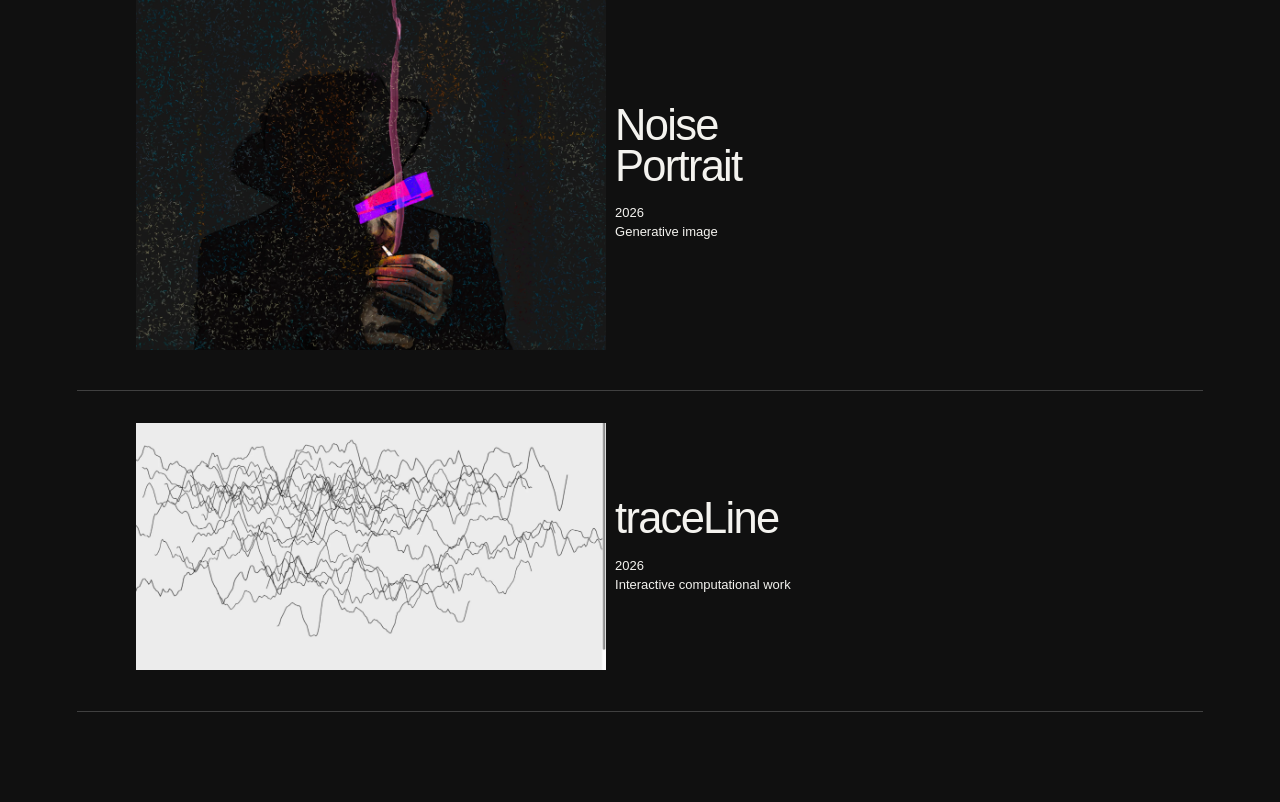
<file: works.html>
<!doctype html><html lang="en"><head><meta charset="utf-8"><meta name="viewport" content="width=device-width,initial-scale=1"><title>Works — Tian W.</title><link rel="stylesheet" href="style.css?v=20261118-works-title-midspace"></head><body class="dark-page works-page"><header class="site-header"><a class="site-name" href="index.html">Tian W.</a><nav class="site-nav"><a class="active" href="works.html">Works</a><a href="about.html">About</a></nav></header><main class="page"><h1 class="page-title">Works</h1><div class="work-list"><a class="work-row" href="power-emerges.html"><div class="image-wrap"><img src="assets/power-emerges/installation.jpg" alt="Power Emerges Through Interpretive Authority installation view"></div><div class="work-meta"><h2>Power Emerges<br>Through<br>Interpretive<br>Authority</h2><p>2026<br>Interactive installation</p></div></a><a class="work-row" href="almost-readable.html"><div class="image-wrap"><img src="assets/almost-readable/preset-02.png" alt="Almost Readable generative text work"></div><div class="work-meta"><h2>Almost<br>Readable</h2><p>2026<br>Generative text-based work</p></div></a><a class="work-row" href="still-here.html"><div class="image-wrap"><img src="assets/still-here/rare.jpg" alt="Still Here browser-based interactive work"></div><div class="work-meta"><h2>Still<br>Here?</h2><p>2026<br>Browser-based interactive work</p></div></a><a class="work-row" href="presence-without-body.html"><div class="image-wrap"><img src="assets/presence-without-body/cover.jpg" alt="Presence without Body physical computing installation"></div><div class="work-meta"><h2>Presence<br>without Body</h2><p>2026<br>Physical computing installation</p></div></a><a class="work-row" href="approximate-horizon.html"><div class="image-wrap"><img src="assets/approximate-horizon/approximate-horizon-thumb.webp" alt="Approximate Horizon generative moving-image work"></div><div class="work-meta"><h2>Approximate<br>Horizon</h2><p>2026<br>Generative moving-image work</p></div></a><a class="work-row" href="the-system-is-always-late.html"><div class="image-wrap"><img src="assets/the-system-is-always-late/thumb.svg" alt="The System Is Always Late browser-based interactive work"></div><div class="work-meta"><h2>The System<br>Is Always Late</h2><p>2026<br>Browser-based interactive work</p></div></a><a class="work-row" href="what-remains-in-signal.html"><div class="image-wrap"><img src="assets/what-remains-in-signal/final-composite.webp" alt="What Remains in Signal generative signal field"></div><div class="work-meta"><h2>What Remains<br>in Signal?</h2><p>2026<br>Data-driven generative moving-image work</p></div></a><a class="work-row" href="noise-portrait.html"><div class="image-wrap"><img src="assets/noise-portrait/noise-portrait-final-b.webp" alt="Noise Portrait generative image"></div><div class="work-meta"><h2>Noise<br>Portrait</h2><p>2026<br>Generative image</p></div></a><a class="work-row" href="traceline.html"><div class="image-wrap"><img src="assets/traceline/traceLine-thumb.webp" alt="traceLine interactive computational artwork"></div><div class="work-meta"><h2>traceLine</h2><p>2026<br>Interactive computational work</p></div></a></div></main><script>const h=document.querySelector('.site-header');addEventListener('scroll',()=>{h.classList.toggle('header-hidden',scrollY>70)},{passive:true});</script></body></html>
</file>
<file: style.css>
:root{--paper:#f1f0ec;--ink:#0a0a0a;--dark:#101010;--light:#f4f3ef;--edge:clamp(22px,3.3vw,58px);--small:clamp(12px,.9vw,16px);--font:"Helvetica Neue",Helvetica,Arial,sans-serif}*{box-sizing:border-box}html{scroll-behavior:smooth}body{margin:0;background:var(--paper);color:var(--ink);font-family:var(--font);font-weight:400}a{color:inherit;text-decoration:none}img{max-width:100%;display:block}.dark-page{background:var(--dark);color:var(--light)}.site-header{position:fixed;z-index:50;top:0;left:0;right:0;padding:var(--edge);display:flex;justify-content:space-between;align-items:flex-start;pointer-events:none;transition:transform .28s ease,opacity .28s ease}.site-header.header-hidden{transform:translateY(-120%);opacity:0}.site-header a{pointer-events:auto}.site-name,.site-nav{font-size:var(--small);line-height:1}.site-nav{display:flex;gap:18px}.site-nav a{position:relative}.site-nav a::after{content:"";position:absolute;left:-4%;right:-4%;height:1px;top:.78em;background:currentColor;opacity:0;transform:scaleX(.15);transform-origin:left center;transition:.25s ease}.site-nav a:hover::after,.site-nav a.active::after{opacity:1;transform:scaleX(1)}.page{min-height:100svh;padding:calc(var(--edge) + 85px) var(--edge) 10vh}.page-title{margin:7vh 0 12vh;font-size:clamp(58px,8.2vw,142px);line-height:.88;letter-spacing:-.05em;font-weight:400}.works-page .page-title{font-size:clamp(34px,3.6vw,62px);margin:3vh 0 7vh}.home{min-height:100svh;overflow-x:hidden;transition:background-color .2s linear,color .2s linear}.scene-wrap{height:205svh;position:relative}.scene{position:sticky;top:0;height:100svh;overflow:hidden}.hero-name{position:absolute;left:3.3vw;top:57vh;font-size:clamp(82px,12.6vw,340px);line-height:.82;letter-spacing:-.055em;white-space:nowrap;z-index:10}.hero-name .t{display:inline-block}.hero-name .ian{display:inline-block;margin-left:.035em}.role{position:absolute;left:4.8vw;top:85.2vh;font-size:clamp(15px,1.3vw,34px);line-height:1}.location{position:absolute;right:4.8vw;top:85.2vh;font-size:clamp(15px,1.3vw,34px);line-height:1}.home-nav{position:absolute;right:var(--edge);top:var(--edge);display:flex;gap:18px;opacity:0;transform:translateY(-7px);z-index:11}.home-nav a{position:relative;font-size:var(--small);line-height:1}.home-nav svg{position:absolute;left:-7%;top:.27em;width:114%;height:25px;overflow:visible}.home-nav path{fill:none;stroke:currentColor;stroke-width:1.8;stroke-linecap:round;stroke-linejoin:round;opacity:0}.question{position:absolute;right:calc(var(--edge) + 64px);top:56.5vh;font-size:clamp(74px,10vw,170px);line-height:.88;letter-spacing:-.055em;white-space:nowrap;text-align:right}.question span{display:inline-block;opacity:0;will-change:opacity}.answer{position:absolute;left:58.7vw;top:74.7vh;width:max-content;max-width:38vw;opacity:0;transform:translateY(0);will-change:opacity}.answer-text{position:relative;z-index:2;display:inline-block;font-size:clamp(20px,1.7vw,31px);letter-spacing:-.025em;white-space:nowrap}.rewrite-svg{position:absolute;left:-2.5%;top:50%;width:105%;height:auto;transform:translateY(-50%);overflow:visible;z-index:3;pointer-events:none}.rewrite-svg path{fill:none;stroke:currentColor;stroke-linecap:round;stroke-linejoin:round;opacity:0}#commit{stroke-width:1.45}.rewrite-path.r1{stroke-width:1.35}.rewrite-path.r2{stroke-width:1.6}.rewrite-path.r3{stroke-width:1.9}.work-list{display:flex;flex-direction:column;gap:0}.work-row{position:relative;display:grid;grid-template-columns:minmax(240px,.72fr) minmax(300px,.8fr);gap:.7vw;align-items:center;padding:3.5vh 0 4.5vh;border-top:1px solid rgba(255,255,255,.2)}.work-row:last-child{border-bottom:1px solid rgba(255,255,255,.2)}.work-row .image-wrap{overflow:hidden;display:flex;justify-content:flex-end}.work-row img{width:min(100%,470px);height:auto;transition:transform .45s cubic-bezier(.2,.7,.2,1)}.work-row:hover img{transform:scale(1.012)}.work-meta{align-self:center;margin-left:0}.work-meta h2{margin:0;font-weight:400;font-size:clamp(32px,3.4vw,58px);line-height:.93;letter-spacing:-.04em}.work-meta p{margin:18px 0 0;font-size:13px;line-height:1.45}.project-hero{display:grid;grid-template-columns:.8fr 1.2fr;gap:7vw;align-items:start;margin-top:7vh}.project-hero h1{margin:0;font-size:clamp(54px,7vw,118px);font-weight:400;line-height:.89;letter-spacing:-.052em}.project-meta{margin-top:26px;font-size:13px;line-height:1.5}.project-body{display:grid;grid-template-columns:.55fr 1fr;gap:8vw;margin:18vh 0 8vh;align-items:start}.project-body p{max-width:520px;font-size:clamp(18px,1.7vw,28px);line-height:1.3;margin:0}.back-link{display:inline-block;margin-top:10vh;font-size:var(--small)}.about-layout{display:grid;grid-template-columns:1fr .9fr;gap:10vw;align-items:start;margin-top:13vh}.about-layout h1{margin:0;font-size:clamp(56px,7.4vw,126px);line-height:.9;letter-spacing:-.047em;font-weight:400}.about-copy{max-width:520px;padding-top:1.2em}.about-copy p{font-size:clamp(18px,1.7vw,27px);line-height:1.32;margin:0 0 1.2em}.contact{margin-top:12vh;padding-top:22px;border-top:1px solid rgba(255,255,255,.2);font-size:var(--small);line-height:1.7}@media(max-width:760px){.site-header{padding:20px}.site-nav{gap:14px}.page{padding:90px 20px 8vh}.page-title{font-size:clamp(50px,15vw,84px);margin:8vh 0 9vh}.works-page .page-title{font-size:clamp(29px,8.3vw,43px);margin:3vh 0 6vh}.scene-wrap{height:220svh}.hero-name{left:20px;top:58vh;font-size:clamp(61px,18.2vw,87px)}.hero-name .ian{margin-left:.04em}.role{left:30px;top:78.5vh;font-size:14px}.location{left:auto;right:24px;top:78.5vh;font-size:14px}.home-nav{right:20px;top:21px;gap:14px}.home-nav a{font-size:12px}.question{left:auto;right:70px;top:44.5vh;font-size:clamp(48px,13vw,70px);line-height:.9;text-align:right}.answer{left:20px;right:auto;top:61.5vh;width:max-content;max-width:calc(100vw - 40px);text-align:left}.answer-text{font-size:clamp(18px,5vw,23px);white-space:nowrap;line-height:1}.rewrite-svg{left:-2.5%;right:auto;top:50%;width:105%;height:160px}.rewrite-svg path{vector-effect:non-scaling-stroke}#commit{stroke-width:1.2}.rewrite-path.r1{stroke-width:1.15}.rewrite-path.r2{stroke-width:1.35}.rewrite-path.r3{stroke-width:1.55}.work-row{grid-template-columns:1fr;gap:14px;padding:3.5vh 0 4.5vh}.work-row .image-wrap{justify-content:flex-start}.work-row img{width:min(100%,340px)}.work-meta{margin-left:0}.work-meta h2{font-size:clamp(30px,9vw,48px);line-height:.94}.project-hero,.project-body,.about-layout{grid-template-columns:1fr}.project-hero{gap:35px}.project-body{margin-top:12vh}
  .home .scene-wrap{height:220svh}
  .home .hero-name{
    left:22px;
    top:82svh;
    font-size:clamp(94px,28vw,118px);
    line-height:.84;
    letter-spacing:-.06em;
    transform-origin:left top;
  }
  .home .role,
  .home .location{
    left:auto;
    right:22px;
    font-size:16px;
    line-height:1;
    text-align:right;
  }
  .home .role{top:76svh}
  .home .location{top:80svh}
  .home .home-nav{right:30px;top:35px;gap:18px}
  .home .home-nav a{font-size:15px;line-height:1}
  .home .home-nav svg{top:.35em;height:27px}
  .home .question{
    left:61%;
    right:auto;
    top:46svh;
    transform:translate(-50%,-50%);
    font-size:clamp(74px,18.5vw,94px);
    line-height:.88;
    letter-spacing:-.06em;
    text-align:center;
  }
  .home .answer{
    left:46px;
    right:auto;
    top:16svh;
    width:max-content;
    max-width:none;
    text-align:left;
    transform-origin:left top;
  }
  .home .answer-text{
    font-size:clamp(46px,11.5vw,58px);
    white-space:nowrap;
    line-height:.9;
    letter-spacing:-.035em;
  }
  .home .rewrite-svg{left:-1%;right:auto;top:50%;width:101%;height:160px}
}

/* Desktop second scene: laptop composition is the master. */
@media(min-width:761px){
  .home .home-nav{
    right:clamp(48px,3.3vw,72px);
    top:clamp(48px,3.3vw,72px);
    gap:clamp(18px,1.25vw,28px);
  }
  .home .home-nav a{
    font-size:clamp(15px,1.05vw,22px);
  }
  .home .home-nav svg{
    height:clamp(25px,1.7vw,36px);
  }
  .home .question{
    font-size:clamp(74px,10vw,260px);
  }
  .home .answer-text{
    font-size:clamp(20px,1.7vw,44px);
  }
}

@media(min-width:761px){
  .works-page .page{
    width:min(88%,1680px);
    margin-left:auto;
    margin-right:auto;
    padding-top:clamp(180px,13vh,220px);
    padding-left:0;
    padding-right:0;
  }

  .works-page .page-title{
    margin-top:0;
    margin-left:clamp(72px,6vw,108px);
  }
}


/* About page: shared metadata, desktop grid, and wide-display adjustments.
   Keep the 760px mobile layout defined in the base stylesheet. */
.about-education {
  margin-top: 3em;
  padding-top: 18px;
  border-top: 1px solid rgba(255, 255, 255, .2);
}
.about-meta-label {
  font-size: var(--small);
  line-height: 1.7;
  margin-bottom: 12px;
}
.about-education p {
  margin: 0;
  font-size: var(--small);
  line-height: 1.7;
}
.about-education + .contact {
  margin-top: 3em;
  padding-top: 18px;
}

@media (max-width: 760px) {
  .about-copy > p { font-size: calc(15px + 1pt); }
}

@media (min-width: 761px) {
  .dark-page:has(.about-layout) .page {
    width: min(88%, 1680px);
    margin-inline: auto;
    padding-left: 0;
    padding-right: 0;
  }
  .dark-page .about-layout {
    grid-template-columns: minmax(0, 1fr) minmax(0, 510px);
    column-gap: clamp(48px, 6vw, 110px);
    padding-right: clamp(96px, 9vw, 150px);
    margin-top: clamp(100px, 14vh, 150px);
    align-items: start;
  }
  .dark-page .about-layout h1 {
    margin-left: clamp(32px, 4vw, 64px);
    font-size: clamp(56px, 7.4vw, 128px);
    transform: none;
  }
  .dark-page .about-copy {
    width: min(100%, 510px);
    max-width: 510px;
    justify-self: end;
    min-width: 0;
    padding-top: 70px;
    padding-bottom: 70px;
  }
  .dark-page .about-copy > p {
    font-size: 20px;
    line-height: 1.4;
    margin-bottom: 32px;
  }
  .dark-page .about-education,
  .dark-page .about-education + .contact {
    margin-top: 32px;
    padding-top: 18px;
    border-top: 1px solid #383838;
  }
  .dark-page .about-education { margin-top: 40px; }
  .dark-page .about-education p,
  .dark-page .about-meta-label,
  .dark-page .about-education + .contact {
    font-size: 15px;
    line-height: 1.65;
  }
}

/* ProArt-class wide desktop viewports. */
@media (min-width: 1800px) {
  .dark-page .about-layout {
    grid-template-columns: minmax(0, 1fr) minmax(0, 590px);
    column-gap: clamp(90px, 6vw, 140px);
    padding-right: clamp(80px, 6vw, 130px);
  }
  .dark-page .about-layout h1 {
    font-size: clamp(144px, 8.4vw, 196px);
  }
  .dark-page .about-copy {
    width: 100%;
    max-width: 590px;
    padding-top: calc(85px + 1.4em);
  }
  .dark-page .about-copy > p {
    font-size: clamp(23px, 1.15vw, 27px);
    line-height: 1.4;
    margin-bottom: 38px;
  }
  .dark-page .about-education p,
  .dark-page .about-meta-label,
  .dark-page .about-education + .contact {
    font-size: clamp(17px, .9vw, 20px);
  }
}
</file>
<file: css/almost-readable.css>
.almost-readable-page {
  --content-width: 88%;
  background: #101010;
  color: #f4f3ef;
}

@media (min-width: 761px) {
  .almost-readable-page .almost-page {
    width: auto;
    max-width: none;
    margin: 0;
    padding:
      clamp(110px, 8vw, 150px)
      clamp(40px, 4.4vw, 92px)
      clamp(80px, 8vh, 120px);
    overflow-x: hidden;
  }

  .almost-readable-page .almost-intro,
  .almost-readable-page .almost-statement,
  .almost-readable-page .almost-video-section,
  .almost-readable-page .preset-section,
  .almost-readable-page .almost-system,
  .almost-readable-page .back-link {
    width: var(--content-width);
    margin-left: auto;
    margin-right: auto;
  }
}

.almost-intro {
  min-height: 92vh;
  display: flex;
  flex-direction: column;
}

.almost-title-block {
  display: block;
}

.almost-title-block h1 {
  margin: 0;
  font-size: clamp(52px, 6.4vw, 112px);
  line-height: .9;
  letter-spacing: -.055em;
  font-weight: 400;
}

.almost-readable-page .almost-meta {
  margin-top: clamp(22px, 1.7vw, 30px);
  font-size: 22px !important;
  line-height: 1.5;
  text-align: left;
}

.almost-live {
  --metal-glow: 0;
  flex: 1;
  display: flex;
  align-items: center;
  justify-content: flex-start;
  min-height: 58vh;
}

.almost-live-frame {
  position: relative;
  width: 100%;
  min-height: clamp(250px, 28vw, 390px);
  display: flex;
  align-items: center;
  padding: clamp(28px, 4vw, 64px);
  background: transparent;
}

.flow-frame-svg {
  position: absolute;
  inset: 0;
  z-index: 1;
  width: 100%;
  height: 100%;
  overflow: visible;
  pointer-events: none;
}

.flow-line {
  fill: none !important;
  vector-effect: non-scaling-stroke;
  stroke-linecap: round;
  stroke-width: 1.2;
  opacity: calc(.05 + var(--metal-glow) * .80);
  filter:
    drop-shadow(
      0 0 calc(1px + var(--metal-glow) * 3px)
      rgba(246, 234, 195, calc(.08 + var(--metal-glow) * .52))
    )
    drop-shadow(
      0 0 calc(4px + var(--metal-glow) * 8px)
      rgba(169, 153, 116, calc(.02 + var(--metal-glow) * .28))
    );
}

.flow-line-a {
  stroke: rgba(226, 214, 178, .92);
  stroke-dasharray: 95 905;
  animation: flowFrameA 7.5s linear infinite;
}

.flow-line-b {
  stroke: rgba(160, 148, 120, .72);
  stroke-dasharray: 54 946;
  animation: flowFrameB 10.5s linear infinite reverse;
}

@keyframes flowFrameA {
  to { stroke-dashoffset: -1000; }
}

@keyframes flowFrameB {
  to { stroke-dashoffset: -1000; }
}

.desktop-live {
  position: relative;
  z-index: 2;
  display: flex;
  align-items: baseline;
  justify-content: flex-start;
  width: 100%;
  white-space: nowrap;
  font-size: clamp(30px, 3.55vw, 68px);
  line-height: 1;
  letter-spacing: .02em;
  font-weight: 400;
}

.desktop-live span:not(.word-gap) {
  display: inline-block;
  color: #f4f3ef;
  will-change: transform;
  transition: transform .08s linear;
}

.desktop-live .word-gap {
  display: inline-block;
  width: .62em;
}

.mobile-live {
  display: none;
}

.almost-statement {
  margin: 8vh 0 18vh;
  display: flex;
  justify-content: flex-start;
}

.almost-statement p {
  width: min(980px, 76%);
  margin: 0;
  font-size: clamp(18px, 1.55vw, 27px);
  line-height: 1.36;
  letter-spacing: 0;
  font-weight: 400;
}

.almost-video-section {
  margin: 0 0 18vh;
}

.almost-video {
  display: block;
  width: 100%;
  height: auto;
  background: #000;
}

.preset-section {
  margin: 0 0 18vh;
}

.preset-copy {
  display: grid;
  grid-template-columns: .45fr 1fr;
  gap: 8vw;
  align-items: start;
  margin-bottom: 7vh;
}

.section-label {
  font-size: 12px;
  line-height: 1.3;
  text-transform: uppercase;
  letter-spacing: .08em;
  opacity: .72;
}

.preset-copy p {
  max-width: 720px;
  margin: 0;
  font-size: clamp(18px, 1.55vw, 27px);
  line-height: 1.36;
}

.preset-viewer {
  width: 100%;
}

.preset-tabs {
  display: flex;
  gap: 18px;
  margin: 0 0 18px;
}

.preset-tab {
  appearance: none;
  border: 0;
  padding: 0 0 3px;
  background: none;
  color: inherit;
  font: inherit;
  font-size: 13px;
  cursor: pointer;
  opacity: .42;
  border-bottom: 1px solid transparent;
}

.preset-tab.is-active {
  opacity: 1;
  border-bottom-color: currentColor;
}

.preset-stage {
  position: relative;
  width: 100%;
  aspect-ratio: 16 / 9;
  background: #000;
  overflow: hidden;
}

.preset-image {
  position: absolute;
  inset: 0;
  width: 100%;
  height: 100%;
  object-fit: cover;
  opacity: 0;
  pointer-events: none;
  transition: opacity .24s ease;
}

.preset-image.is-active {
  opacity: 1;
  pointer-events: auto;
}

.preset-mobile-hint {
  display: none;
}

.almost-system {
  display: grid;
  grid-template-columns: .45fr 1fr;
  gap: 8vw;
  align-items: start;
  padding-top: 24px;
  border-top: 1px solid rgba(255,255,255,.2);
}

.almost-system p {
  margin: 0;
  max-width: 760px;
  font-size: clamp(17px, 1.4vw, 21px);
  line-height: 1.45;
}

.almost-readable-page .back-link {
  margin-top: 14vh;
}

@media (min-width: 1800px) {
  .almost-system p {
    font-size: 22px;
  }

  .almost-readable-page {
    --content-width: 92%;
  }

  .almost-readable-page .site-name,
  .almost-readable-page .site-nav a {
    font-size: 18px;
  }

  .almost-title-block h1 {
    font-size: 126px;
  }

  .desktop-live {
    font-size: 72px;
  }

  .almost-statement p {
    width: min(980px, 76%);
    font-size: 29px;
  }

  .preset-copy p {
    max-width: 850px;
    font-size: 29px;
  }
}

@media (max-width: 760px) {
  .almost-system p {
    font-size: 13px;
    line-height: 1.5;
  }

  .almost-readable-page .almost-page {
    width: 100%;
    max-width: none;
    margin: 0;
    padding: 84px 20px 64px;
    overflow-x: hidden;
  }

  .almost-readable-page .site-header {
    position: absolute;
    top: 0;
    left: 0;
    right: 0;
    width: 100%;
    z-index: 20;
  }

  .almost-intro {
    min-height: 90svh;
  }

  .almost-title-block h1 {
    font-size: clamp(24px, 6.2vw, 30px);
    line-height: .98;
    letter-spacing: -.035em;
    font-weight: 600;
  }

  .almost-readable-page .almost-meta {
    margin: 18px 0 0;
    font-size: 11px !important;
    line-height: 1.4;
    text-align: left;
  }

  .almost-live {
    min-height: 58svh;
    justify-content: flex-start;
  }

  .almost-readable-page .almost-live-frame {
    min-height: 52svh;
    padding: 30px 22px;
    align-items: center;
  }

  .desktop-live {
    display: none;
  }

  .mobile-live {
    position: relative;
    z-index: 2;
    display: flex;
    width: 100%;
    flex-direction: column;
    gap: .08em;
    font-size: clamp(30px, 8.2vw, 40px);
    line-height: .96;
    letter-spacing: -.035em;
    font-weight: 600;
  }

  .mobile-line {
    display: block;
    width: fit-content;
    color: #f4f3ef;
    transition: transform .1s linear;
  }

  .almost-statement {
    margin: 5vh 0 13vh;
    justify-content: flex-start;
  }

  .almost-statement p {
    width: 100%;
    font-size: 15px;
    line-height: 1.5;
    letter-spacing: 0;
  }

  .almost-video-section {
    margin-bottom: 13vh;
  }

  .preset-section {
    margin-bottom: 13vh;
  }

  .preset-copy {
    display: block;
    margin-bottom: 28px;
  }

  .preset-copy .section-label {
    margin-bottom: 18px;
  }

  .preset-copy p {
    max-width: none;
    font-size: 15px;
    line-height: 1.5;
  }

  .preset-tabs {
    display: none;
  }

  .preset-stage {
    display: flex;
    position: static;
    aspect-ratio: auto;
    overflow-x: auto;
    overflow-y: hidden;
    scroll-snap-type: x mandatory;
    scrollbar-width: none;
    background: transparent;
  }

  .preset-stage::-webkit-scrollbar {
    display: none;
  }

  .preset-image,
  .preset-image.is-active {
    position: static;
    flex: 0 0 100%;
    width: 100%;
    min-width: 100%;
    height: auto;
    aspect-ratio: 16 / 9;
    object-fit: cover;
    opacity: 1;
    pointer-events: auto;
    scroll-snap-align: start;
  }

  .preset-mobile-hint {
    display: block;
    margin-top: 8px;
    font-size: 13px;
    text-align: right;
  }

  .almost-system {
    display: block;
    padding-top: 18px;
  }

  .almost-system .section-label {
    margin-bottom: 16px;
  }

  .almost-readable-page .back-link {
    margin-top: 12vh;
  }
}
</file>
<file: css/approximate-horizon.css>
.approximate-page {
  --content-width: 88%;
  --text-width: 760px;
  --paper: #f4f3ef;
  --drift-small: 10px;
  --drift-medium: 16px;
  background: #101010;
  color: var(--paper);
}

.approximate-main {
  width: auto;
  max-width: none;
  margin: 0;
  padding:
    clamp(110px, 8vw, 150px)
    clamp(40px, 4.4vw, 92px)
    clamp(80px, 8vh, 120px);
  overflow-x: hidden;
}

.approximate-hero,
.approximate-statement,
.approximate-concept,
.approximate-process-pair,
.approximate-video-section,
.approximate-geometry,
.approximate-system,
.approximate-links {
  width: var(--content-width);
  margin-left: auto;
  margin-right: auto;
}

/* HERO — the landscape appears first as a complete image */
.approximate-hero {
  margin-top: clamp(42px, 4vw, 70px);
  margin-bottom: clamp(140px, 16vh, 200px);
}

.approximate-title-block {
  width: 100%;
}

.approximate-hero h1 {
  margin: 0;
  font-size: clamp(72px, 6.2vw, 124px);
  line-height: .9;
  letter-spacing: -.052em;
  font-weight: 400;
}

.approximate-meta {
  margin-top: 24px;
  font-size: 22px;
  line-height: 1.5;
}

.approximate-cover {
  display: block;
  width: 80%;
  max-width: 1280px;
  height: auto;
  margin: clamp(64px, 7vh, 96px) 0 0 auto;
}

/* STATEMENT — one sentence, with the second clause drifting below the horizon */
.approximate-statement {
  position: relative;
  width: min(78%, 1180px);
  max-width: calc(100% - 2px);
  margin-left: auto;
  margin-right: 0;
  margin-bottom: clamp(140px, 16vh, 200px);
}

.approximate-statement::after {
  content: "";
  position: absolute;
  left: 0;
  right: 0;
  top: 50%;
  border-top: 1px solid rgba(255,255,255,.10);
  transform: translateY(8px);
  pointer-events: none;
}

.statement-horizon-label {
  position: absolute;
  right: 0;
  top: calc(50% + 18px);
  z-index: 2;
  font-size: 9px;
  line-height: 1;
  letter-spacing: .08em;
  text-transform: uppercase;
  opacity: .46;
  white-space: nowrap;
}

.approximate-statement-line {
  position: relative;
  z-index: 1;
  width: 100%;
  max-width: 100%;
  margin: 0;
  font-size: clamp(32px, 3.2vw, 54px);
  line-height: 1.06;
  letter-spacing: -.035em;
  white-space: normal;
  overflow-wrap: anywhere;
}

.statement-first,
.statement-second {
  position: relative;
  z-index: 1;
}

.statement-second {
  top: 10px;
}

/* TEXT SYSTEM */
.approximate-concept,
.approximate-geometry-copy,
.approximate-system {
  display: grid;
  grid-template-columns: minmax(140px, .42fr) minmax(0, 1fr);
  gap: clamp(48px, 7vw, 120px);
  align-items: start;
}

.approximate-concept {
  margin-bottom: clamp(130px, 15vh, 190px);
}

.section-label {
  font-size: 12px;
  line-height: 1.3;
  text-transform: uppercase;
  letter-spacing: .08em;
  opacity: .72;
}

.approximate-copy,
.approximate-geometry-copy p {
  max-width: var(--text-width);
}

.approximate-copy p,
.approximate-geometry-copy p {
  margin: 0 0 20px;
  font-size: clamp(18px, 1.55vw, 27px);
  line-height: 1.36;
}

/* SOURCE → PROCESSING
   Both images approach the same horizon, but do not quite meet it. */
.approximate-process-pair {
  display: grid;
  grid-template-columns: minmax(0, 1fr) minmax(0, 3fr);
  gap: clamp(24px, 2.8vw, 52px);
  align-items: start;
  margin-bottom: clamp(150px, 17vh, 210px);
}

.approximate-process-pair figure {
  margin: 0;
}

.approximate-process-pair figure:first-child {
  width: 100%;
  justify-self: start;
  margin-top: 8px;
}

.approximate-process-pair figure:last-child {
  width: 100%;
  margin-top: var(--drift-medium);
}

.approximate-process-pair img,
.approximate-geometry img {
  display: block;
  width: 100%;
  height: auto;
}

.approximate-process-pair figcaption {
  margin-top: 10px;
  font-size: 11px;
  letter-spacing: .08em;
  opacity: .58;
}

/* MOVING IMAGE */
.approximate-video-section {
  margin-bottom: clamp(150px, 17vh, 210px);
}

.approximate-video {
  display: block;
  width: 100%;
  height: auto;
  background: #000;
}

/* RECONSTRUCTION — larger than the source and slightly displaced */
.approximate-geometry {
  margin-bottom: clamp(150px, 17vh, 210px);
}

.approximate-geometry-copy {
  margin-bottom: clamp(46px, 6vh, 72px);
}

.approximate-geometry figure {
  width: 74%;
  margin-left: auto;
  margin-right: var(--drift-medium);
}

/* SYSTEM */
.approximate-system {
  padding-top: 28px;
  border-top: 1px solid rgba(255,255,255,.22);
}

.approximate-system p {
  margin: 0;
  max-width: var(--text-width);
  font-size: clamp(17px, 1.4vw, 21px);
  line-height: 1.45;
}

.approximate-links {
  margin-top: clamp(72px, 10vh, 100px);
}

@media (min-width: 1800px) {
  .approximate-page {
    --content-width: 92%;
  }

  .approximate-statement {
    width: min(72%, 1280px);
    margin-left: auto;
    margin-right: auto;
  }

  .approximate-system p {
    font-size: 22px;
  }
}

/* Laptop: preserve the same composition, reduce the drift */
@media (max-width: 1100px) and (min-width: 761px) {
  .approximate-page {
    --drift-small: 6px;
    --drift-medium: 10px;
  }

  .approximate-cover {
    width: 84%;
  }

  .approximate-statement {
    width: min(82%, 980px);
    margin-right: 0;
  }

  .approximate-concept,
  .approximate-geometry-copy,
  .approximate-system {
    gap: 56px;
  }

  .approximate-process-pair {
    grid-template-columns: minmax(0, 1fr) minmax(0, 3fr);
  }

  .approximate-geometry figure {
    width: 76%;
  }
}

@media (max-width: 760px) {
  .approximate-page {
    --content-width: 100%;
  }

  .approximate-main {
    width: 100%;
    max-width: none;
    margin: 0;
    padding: 84px 20px 64px;
  }

  .approximate-hero {
    margin-top: 36px;
    margin-bottom: 90px;
  }

  .approximate-hero h1 {
    font-size: clamp(28px, 7vw, 34px);
    line-height: .98;
    letter-spacing: -.035em;
    font-weight: 600;
  }

  .approximate-meta {
    margin-top: 18px;
    font-size: 11px;
    line-height: 1.4;
  }

  .approximate-cover {
    width: 100%;
    max-width: none;
    margin-top: 34px;
  }

  .approximate-statement,
  .approximate-concept,
  .approximate-process-pair,
  .approximate-video-section,
  .approximate-geometry {
    margin-bottom: 90px;
  }

  .approximate-statement {
    width: 100%;
    max-width: 100%;
    margin-left: 0;
    margin-right: 0;
  }

  .approximate-statement::after,
  .statement-horizon-label {
    display: none;
  }

  .approximate-statement-line {
    font-size: clamp(28px, 8.5vw, 38px);
    line-height: 1.04;
    white-space: normal;
  }

  .statement-second {
    top: 0;
  }

  .approximate-concept,
  .approximate-geometry-copy,
  .approximate-system {
    display: block;
  }

  .section-label {
    margin-bottom: 18px;
    font-size: 10px;
  }

  .approximate-copy p,
  .approximate-geometry-copy p {
    font-size: 15px;
    line-height: 1.5;
  }

  .approximate-process-pair {
    display: block;
  }

  .approximate-process-pair figure:first-child {
    width: 50%;
    min-width: 0;
    margin: 0 0 34px;
  }

  .approximate-process-pair figure:last-child {
    width: 100%;
    margin-top: 0;
  }

  .approximate-geometry-copy {
    margin-bottom: 34px;
  }

  .approximate-geometry figure {
    width: 100%;
    margin: 0;
  }

  .approximate-system {
    padding-top: 20px;
  }

  .approximate-system p {
    font-size: 13px;
    line-height: 1.5;
  }

  .approximate-links {
    margin-top: 64px;
  }
}


/* ESTIMATED HORIZON
   A faint reference line makes the controlled misalignment legible. */
.horizon-section {
  position: relative;
}

.horizon-guide {
  position: absolute;
  left: 0;
  right: 0;
  top: 50%;
  height: 0;
  border-top: 1px solid rgba(255,255,255,.11);
  pointer-events: none;
  z-index: 0;
}

.horizon-guide span {
  position: absolute;
  right: 0;
  top: 7px;
  font-size: 9px;
  line-height: 1;
  letter-spacing: .08em;
  text-transform: uppercase;
  opacity: .46;
  white-space: nowrap;
}

.horizon-guide-process {
  top: 42%;
}

.horizon-guide-geometry {
  top: 58%;
}

.approximate-process-pair figure,
.approximate-geometry-copy,
.approximate-geometry figure {
  position: relative;
  z-index: 1;
}

@media (max-width: 760px) {
  .horizon-guide {
    border-top-color: rgba(255,255,255,.08);
  }

  .horizon-guide span {
    font-size: 8px;
    opacity: .28;
  }

  .horizon-guide-process {
    top: 36%;
  }

  .horizon-guide-geometry {
    top: 62%;
  }
}
</file>
<file: css/noise-portrait.css>
.noise-portrait-page {
  --content-width: min(88%, 1680px);
  --paper: #f4f3ef;
  background: #101010;
  color: var(--paper);
}

.noise-main {
  width: auto;
  max-width: none;
  margin: 0;
  padding:
    clamp(110px, 8vw, 150px)
    clamp(40px, 4.4vw, 92px)
    clamp(80px, 8vh, 120px);
  overflow-x: hidden;
}

.noise-hero,
.noise-statement,
.noise-back-link {
  width: var(--content-width);
  margin-left: auto;
  margin-right: auto;
}

.noise-title-block h1 {
  margin: 0;
  font-size: clamp(52px, 6.4vw, 112px);
  line-height: .9;
  letter-spacing: -.055em;
  font-weight: 400;
}

.noise-meta {
  margin: clamp(22px, 1.7vw, 30px) 0 0;
  font-size: 22px;
  line-height: 1.5;
}

.noise-exhibition-view {
  display: block;
  margin-top: clamp(110px, 13vh, 180px);
}

.noise-artwork,
.noise-label {
  margin: 0;
}

.noise-artwork img,
.noise-label img {
  display: block;
  width: 100%;
  height: auto;
}

.noise-label {
  position: relative;
  z-index: 2;
  width: clamp(170px, 15vw, 260px);
  margin: clamp(24px, 2.2vw, 40px) 0 0 auto;
  transform-origin: right bottom;
  transition: transform 420ms cubic-bezier(.22,.61,.36,1);
  cursor: zoom-in;
  outline: none;
}

@media (hover: hover) and (pointer: fine) {
  .noise-label:hover,
  .noise-label:focus-visible {
    z-index: 5;
    transform: scale(2);
  }
}

.noise-label.is-expanded {
  z-index: 5;
  transform: scale(1.85);
  cursor: zoom-out;
}

.noise-statement {
  margin-top: clamp(150px, 19vh, 240px);
  margin-bottom: clamp(150px, 18vh, 220px);
}

.noise-statement p {
  width: min(1120px, 82%);
  margin: 0;
  font-size: clamp(38px, 4.6vw, 76px);
  line-height: 1.01;
  letter-spacing: -.04em;
  font-weight: 400;
}

.noise-transform {
  position: relative;
  width: var(--content-width);
  margin: 0 auto clamp(150px, 18vh, 220px);
}

.noise-transform-sticky {
  position: relative;
  width: 100%;
  display: flex;
  align-items: center;
  justify-content: center;
}

.noise-transform-inner {
  width: min(84%, 1365px);
}

.noise-transform-frame {
  position: relative;
  width: 100%;
  aspect-ratio: 2048 / 1535;
}

.noise-transform-image {
  position: absolute;
  inset: 0;
  width: 100%;
  height: 100%;
  object-fit: contain;
  opacity: 0;
  transition: opacity 260ms ease;
}

.noise-transform-image.is-active {
  opacity: 1;
}

.noise-back-link {
  display: block;
  margin-top: 0;
}

@media (max-width: 760px) {
  .noise-main {
    width: 100%;
    max-width: none;
    margin: 0;
    padding: 84px 20px 64px;
  }

  .noise-hero,
  .noise-statement,
  .noise-back-link {
    width: 100%;
  }

  .noise-title-block h1 {
    font-size: clamp(30px, 8vw, 38px);
    line-height: .96;
    letter-spacing: -.035em;
    font-weight: 600;
  }

  .noise-meta {
    margin-top: 18px;
    font-size: 11px;
    line-height: 1.4;
  }

  .noise-exhibition-view {
    display: block;
    margin-top: 72px;
  }

  .noise-label {
    width: min(46%, 190px);
    margin: 18px 0 0 auto;
  }

  .noise-statement {
    margin-top: 110px;
    margin-bottom: 110px;
  }

  .noise-statement p {
    width: 92%;
    font-size: clamp(28px, 8.8vw, 40px);
    line-height: 1.02;
    letter-spacing: -.035em;
    font-weight: 500;
  }

  .noise-transform {
    width: 100%;
    margin-bottom: 110px;
  }

  .noise-transform-sticky {
    width: 100%;
  }

  .noise-transform-inner {
    width: 100%;
  }

  .noise-transform-frame {
    width: 100%;
  }

  .noise-back-link {
    margin-top: 0;
  }
}


@media (min-width: 1800px) {
  .noise-portrait-page {
    --content-width: 92%;
  }

  .noise-portrait-page .site-name,
  .noise-portrait-page .site-nav a {
    font-size: 18px;
  }

  .noise-title-block h1 {
    font-size: 126px;
  }

  .noise-meta {
    font-size: 22px;
  }

  .noise-exhibition-view {
    display: grid;
    grid-template-columns: minmax(0, 75%) minmax(240px, 1fr);
    column-gap: clamp(44px, 3vw, 72px);
    align-items: end;
    width: 100%;
  }

  .noise-artwork {
    width: 100%;
  }

  .noise-label {
    width: clamp(240px, 13.5vw, 315px);
    margin: 0 0 clamp(20px, 2vw, 36px);
    justify-self: start;
  }

  .noise-statement {
    margin-top: 220px;
    margin-bottom: 220px;
  }

  .noise-statement {
    display: grid;
    grid-template-columns: minmax(0, 1fr) auto minmax(0, 1fr);
    align-items: center;
    column-gap: clamp(18px, 1.2vw, 24px);
    width: var(--content-width);
    margin-left: auto;
    margin-right: auto;
  }

  .noise-statement p {
    width: fit-content;
    max-width: 1450px;
    margin: 0;
    text-align: center;
    font-size: 104px;
  }

  .noise-statement-line {
    display: block;
    width: 100%;
    height: 1px;
    background: rgba(244, 243, 239, .28);
  }
}

@media (max-width: 760px) {
  .noise-label {
    transform-origin: right top;
  }
}


.noise-statement-line {
  display: none;
}

@media (min-width: 1800px) {
  .noise-statement-line {
    display: block;
  }

  .noise-transform-inner {
    width: min(79%, 1628px);
  }
}


.noise-transform-frame {
  touch-action: pan-x;
  cursor: ns-resize;
}

.noise-transform-hint {
  margin-bottom: 14px;
  font-size: clamp(14px, 1.05vw, 18px);
  line-height: 1.4;
  letter-spacing: 0;
  color: rgba(244, 243, 239, .68);
  pointer-events: none;
}

.noise-transform-hint-mobile {
  display: none;
}

@media (max-width: 760px) {
  .noise-transform-frame {
    touch-action: none;
    cursor: default;
  }

  .noise-transform-hint {
    margin-bottom: 10px;
    font-size: 12px;
    line-height: 1.4;
  }

  .noise-transform-hint-desktop {
    display: none;
  }

  .noise-transform-hint-mobile {
    display: inline;
  }
}


.noise-concept {
  width: var(--content-width);
  margin: clamp(180px, 22vh, 280px) auto clamp(160px, 20vh, 250px);
}

.noise-section-label {
  margin: 0 0 clamp(34px, 3vw, 52px);
  font-size: 12px;
  line-height: 1.3;
  text-transform: uppercase;
  letter-spacing: .08em;
  opacity: .72;
}

.noise-concept-copy {
  width: min(720px, 82%);
}

.noise-concept-copy p {
  margin: 0 0 1.05em;
  font-size: clamp(18px, 1.55vw, 27px);
  line-height: 1.36;
  letter-spacing: 0;
  font-weight: 400;
}

.noise-concept-copy p:last-child {
  margin-bottom: 0;
}

@media (min-width: 1800px) {
  .noise-section-label {
    font-size: 12px;
  }

  .noise-concept {
    margin-top: 240px;
    margin-bottom: 240px;
  }

  .noise-concept-copy {
    width: min(850px, 74%);
  }

  .noise-concept-copy p {
    font-size: 29px;
    line-height: 1.36;
  }
}

@media (max-width: 760px) {
  .noise-concept {
    width: 100%;
    margin-top: 120px;
    margin-bottom: 120px;
  }

  .noise-section-label {
    margin-bottom: 24px;
    font-size: 11px;
  }

  .noise-concept-copy {
    width: 100%;
  }

  .noise-concept-copy p {
    margin-bottom: 1.1em;
    font-size: 16px;
    line-height: 1.45;
    letter-spacing: 0;
  }
}


.noise-process {
  width: var(--content-width);
  margin: 0 auto clamp(160px, 20vh, 250px);
}

.noise-process-copy {
  display: grid;
  grid-template-columns: .45fr 1fr;
  gap: 8vw;
  align-items: start;
  margin-bottom: clamp(52px, 7vh, 86px);
}

.noise-process-copy .noise-section-label {
  margin: 0;
}

.noise-process-copy > p:last-child {
  max-width: 760px;
  margin: 0;
  font-size: clamp(17px, 1.4vw, 24px);
  line-height: 1.36;
}

.noise-process-grid {
  display: grid;
  grid-template-columns: repeat(3, minmax(0, 1fr));
  gap: clamp(16px, 1.6vw, 28px);
}

.noise-process-item {
  margin: 0;
}

.noise-process-item img {
  display: block;
  width: 100%;
  height: auto;
}

.noise-process-item figcaption {
  display: grid;
  grid-template-columns: auto 1fr;
  gap: 12px;
  margin-top: 12px;
  font-size: 12px;
  line-height: 1.35;
}

.noise-process-item figcaption span {
  opacity: .45;
}

.noise-process-item figcaption strong {
  font-weight: 400;
}

@media (min-width: 1800px) {
  .noise-process {
    margin-bottom: 240px;
  }

  .noise-process-copy > p:last-child {
    max-width: 850px;
    font-size: 26px;
  }

  .noise-process-item figcaption {
    margin-top: 14px;
    font-size: 14px;
  }
}

@media (max-width: 760px) {
  .noise-process {
    width: 100%;
    margin-bottom: 120px;
  }

  .noise-process-copy {
    display: block;
    margin-bottom: 36px;
  }

  .noise-process-copy .noise-section-label {
    margin-bottom: 24px;
  }

  .noise-process-copy > p:last-child {
    max-width: none;
    font-size: 15px;
    line-height: 1.45;
  }

  .noise-process-grid {
    grid-template-columns: 1fr;
    gap: 34px;
  }

  .noise-process-item figcaption {
    margin-top: 10px;
    font-size: 11px;
  }
}


/* System — follows the Almost Readable section hierarchy. */
.noise-system {
  width: var(--content-width);
  margin: 0 auto clamp(110px, 14vh, 180px);
  display: grid;
  grid-template-columns: .45fr 1fr;
  gap: 8vw;
  align-items: start;
  padding-top: 24px;
  border-top: 1px solid rgba(255, 255, 255, .2);
}

.noise-system .noise-section-label {
  margin: 0;
}

.noise-system p {
  margin: 0;
  max-width: 760px;
  font-size: clamp(17px, 1.4vw, 21px);
  line-height: 1.45;
}

@media (min-width: 1800px) {
  .noise-system p { font-size: 22px; }
}

@media (max-width: 760px) {
  .noise-system {
    width: 100%;
    display: block;
    padding-top: 18px;
    margin-bottom: 12vh;
  }

  .noise-system .noise-section-label { margin-bottom: 16px; }
  .noise-system p { font-size: 13px; line-height: 1.5; }
}


/* Directional cue for the exhibition label; keep it outside the image. */
.noise-label::before {
  content: "→";
  position: absolute;
  right: calc(100% + 14px);
  top: 50%;
  transform: translateY(-50%);
  color: rgba(244, 243, 239, .5);
  font-size: 20px;
  line-height: 1;
  font-weight: 400;
  pointer-events: none;
}

@media (min-width: 1800px) {
  .noise-label::before {
    content: "↓";
    right: auto;
    left: 50%;
    top: auto;
    bottom: calc(100% + 16px);
    transform: translateX(-50%);
  }
}

@media (max-width: 760px) {
  .noise-label::before {
    right: calc(100% + 10px);
    font-size: 17px;
  }
}
</file>
<file: css/presence-without-body.css>
.presence-page {
  --content-width: 88%;
  --paper: #f4f3ef;
  --muted: rgba(244,243,239,.62);
  background: #101010;
  color: var(--paper);
}

@media (min-width: 761px) {
  .presence-main {
    width: auto;
    max-width: none;
    margin: 0;
    padding:
      clamp(110px, 8vw, 150px)
      clamp(40px, 4.4vw, 92px)
      clamp(80px, 8vh, 120px);
    overflow-x: hidden;
  }

  .presence-hero,
  .signal-field,
  .presence-statement,
  .presence-concept,
  .presence-video-section,
  .presence-states,
  .presence-system,
  .presence-links {
    width: var(--content-width);
    margin-left: auto;
    margin-right: auto;
  }
}

.presence-hero {
  display: grid;
  grid-template-columns: minmax(360px,.82fr) minmax(0,1.18fr);
  gap: clamp(28px,2.4vw,48px);
  align-items: start;
  margin-top: clamp(42px,4vw,70px);
  margin-bottom: clamp(130px,16vh,190px);
}

.presence-hero h1 {
  margin: 0;
  font-size: clamp(72px,6.4vw,132px);
  line-height: .88;
  letter-spacing: -.052em;
  font-weight: 400;
}

.presence-meta {
  margin-top: clamp(22px,1.7vw,30px);
  font-size: 22px;
  line-height: 1.5;
}

.presence-cover {
  display: block;
  width: 100%;
  height: auto;
}

.signal-field {
  --activity: 12;
  position: relative;
  min-height: min(72vh,720px);
  margin-bottom: clamp(150px,18vh,220px);
  overflow: hidden;
  border-top: 1px solid rgba(255,255,255,.18);
  border-bottom: 1px solid rgba(255,255,255,.18);
  background:
    radial-gradient(
      circle at calc(24% + var(--activity) * .35%),
      calc(58% - var(--activity) * .12%),
      rgba(255,255,255,calc(.045 + var(--activity) * .0022)) 0 1.4px,
      transparent 2px
    ),
    #0a0a0a;
}

.signal-field-grid {
  position: absolute;
  inset: 0;
  opacity: calc(.18 + var(--activity) * .0055);
  background-image:
    linear-gradient(rgba(255,255,255,.035) 1px, transparent 1px),
    linear-gradient(90deg, rgba(255,255,255,.035) 1px, transparent 1px);
  background-size: 56px 56px;
  transform: scale(calc(1 + var(--activity) * .0009));
  transform-origin: center;
}

.signal-field::before,
.signal-field::after {
  content: "";
  position: absolute;
  width: calc(90px + var(--activity) * 2.8px);
  height: calc(90px + var(--activity) * 2.8px);
  border: 1px solid rgba(255,255,255,calc(.20 + var(--activity) * .0065));
  border-radius: 50%;
  filter: blur(calc(12px - var(--activity) * .07px));
  opacity: calc(.26 + var(--activity) * .007);
  pointer-events: none;
}

.signal-field::before {
  left: 23%;
  top: 31%;
}

.signal-field::after {
  right: 18%;
  bottom: 19%;
  transform: scale(.66);
}

.signal-readout {
  position: absolute;
  left: clamp(24px,3vw,48px);
  bottom: clamp(26px,3vw,44px);
  z-index: 2;
  display: grid;
  gap: 6px;
}

.signal-label,
.signal-note {
  font-size: 11px;
  letter-spacing: .08em;
  text-transform: uppercase;
  opacity: .5;
}

.signal-readout strong {
  font-size: clamp(30px,4.1vw,68px);
  line-height: .95;
  letter-spacing: -.04em;
  font-weight: 400;
}

#signalValue {
  font-size: 12px;
  opacity: .48;
}

.signal-note {
  position: absolute;
  z-index: 2;
  right: clamp(24px,3vw,48px);
  top: clamp(26px,3vw,44px);
  width: min(330px,38%);
  margin: 0;
  line-height: 1.5;
  text-transform: none;
  letter-spacing: 0;
}

.presence-statement {
  margin-bottom: clamp(150px,18vh,220px);
}

.presence-statement p {
  width: min(1080px,88%);
  margin: 0 auto;
  font-size: clamp(34px,4.1vw,66px);
  line-height: 1.03;
  letter-spacing: -.035em;
}

.presence-concept,
.presence-states-copy,
.presence-system {
  display: grid;
  grid-template-columns: .45fr 1fr;
  gap: 8vw;
  align-items: start;
}

.presence-concept {
  margin-bottom: clamp(140px,16vh,200px);
}

.section-label {
  font-size: 12px;
  line-height: 1.3;
  text-transform: uppercase;
  letter-spacing: .08em;
  opacity: .72;
}

.presence-copy {
  max-width: 760px;
}

.presence-copy p,
.presence-states-copy p {
  margin: 0 0 20px;
  font-size: clamp(18px,1.55vw,27px);
  line-height: 1.36;
}

.presence-video-section {
  margin-bottom: clamp(150px,18vh,220px);
}

.presence-video {
  display: block;
  width: 100%;
  height: auto;
  background: #000;
}

.presence-states {
  margin-bottom: clamp(150px,18vh,220px);
}

.presence-states-copy {
  margin-bottom: clamp(46px,6vh,72px);
}

.presence-states-copy p {
  max-width: 760px;
}

.presence-state-grid {
  display: grid;
  grid-template-columns: 1fr 1fr;
  gap: clamp(18px,2vw,32px);
}

.presence-state-grid figure,
.presence-detail {
  margin: 0;
}

.presence-state-grid img,
.presence-detail img {
  display: block;
  width: 100%;
  height: auto;
}

.presence-state-grid figcaption {
  margin-top: 10px;
  font-size: 11px;
  letter-spacing: .08em;
  opacity: .58;
}

.presence-detail {
  width: 68%;
  margin-top: clamp(70px,9vh,120px);
  margin-left: auto;
}

.presence-system {
  padding-top: 28px;
  border-top: 1px solid rgba(255,255,255,.22);
}

.presence-system p {
  margin: 0;
  max-width: 760px;
  font-size: clamp(17px,1.4vw,21px);
  line-height: 1.45;
}

.presence-links {
  margin-top: clamp(72px,10vh,100px);
}

@media (min-width: 1800px) {
  .presence-page {
    --content-width: 92%;
  }

  .presence-system p {
    font-size: 22px;
  }
}

@media (max-width: 760px) {
  .presence-main {
    width: 100%;
    max-width: none;
    margin: 0;
    padding: 84px 20px 64px;
    overflow-x: hidden;
  }

  .presence-hero,
  .signal-field,
  .presence-statement,
  .presence-concept,
  .presence-video-section,
  .presence-states,
  .presence-system,
  .presence-links {
    width: 100%;
    margin-left: 0;
    margin-right: 0;
  }

  .presence-hero {
    display: block;
    margin-top: 36px;
    margin-bottom: 90px;
  }

  .presence-hero h1 {
    margin: 0 0 24px;
    font-size: clamp(24px,6.2vw,30px);
    line-height: .98;
    letter-spacing: -.035em;
    font-weight: 600;
  }

  .presence-meta {
    margin: 18px 0 28px;
    font-size: 11px;
    line-height: 1.4;
  }

  .signal-field {
    min-height: 60svh;
    margin-bottom: 90px;
  }

  .signal-note {
    top: 18px;
    right: 18px;
    width: 52%;
    font-size: 9px;
  }

  .signal-readout {
    left: 18px;
    bottom: 18px;
  }

  .signal-readout strong {
    font-size: clamp(28px,9vw,40px);
  }

  .presence-statement,
  .presence-concept,
  .presence-video-section,
  .presence-states {
    margin-bottom: 90px;
  }

  .presence-statement p {
    width: 100%;
    font-size: clamp(24px,7.8vw,34px);
    line-height: 1.05;
  }

  .presence-concept,
  .presence-states-copy,
  .presence-system {
    display: block;
  }

  .section-label {
    margin-bottom: 18px;
    font-size: 10px;
  }

  .presence-copy p,
  .presence-states-copy p {
    font-size: 15px;
    line-height: 1.5;
  }

  .presence-state-grid {
    grid-template-columns: 1fr;
    gap: 34px;
  }

  .presence-detail {
    width: 100%;
    margin-top: 54px;
  }

  .presence-system {
    padding-top: 20px;
  }

  .presence-system p {
    font-size: 13px;
    line-height: 1.5;
  }

  .presence-links {
    margin-top: 64px;
  }
}


.signal-field {
  box-shadow:
    inset 0 0 calc(18px + var(--activity) * .35px)
    rgba(255,255,255,calc(.012 + var(--activity) * .0007));
}

.presence-state-grid-single {
  grid-template-columns: minmax(0, 1fr);
}

.presence-state-grid-single figure {
  width: min(72%, 980px);
}
</file>
<file: css/still-here.css>
.still-here-page {
  --content-width: 88%;
  background: #101010;
  color: #f4f3ef;
}

@media (min-width: 761px) {
  .still-here-page .still-page {
    width: auto;
    max-width: none;
    margin: 0;
    padding:
      clamp(110px, 8vw, 150px)
      clamp(40px, 4.4vw, 92px)
      clamp(80px, 8vh, 120px);
    overflow-x: hidden;
  }

  .still-here-page .still-intro,
  .still-here-page .still-experience,
  .still-here-page .still-concept,
  .still-here-page .still-video-section,
  .still-here-page .still-states,
  .still-here-page .still-system,
  .still-here-page .still-links {
    width: var(--content-width);
    margin-left: auto;
    margin-right: auto;
  }
}

.still-intro {
  margin-bottom: 12vh;
}

.still-intro h1 {
  margin: 0;
  font-size: clamp(52px, 6.4vw, 112px);
  line-height: .9;
  letter-spacing: -.055em;
  font-weight: 400;
}

.still-meta {
  margin-top: clamp(22px, 1.7vw, 30px);
  font-size: 22px;
  line-height: 1.5;
}

.still-experience {
  position: relative;
  min-height: min(76vh, 780px);
  margin-bottom: 16vh;
  background: #000;
  overflow: hidden;
}

.still-counter {
  position: absolute;
  z-index: 5;
  top: 18px;
  right: 20px;
  font-size: 12px;
  opacity: .52;
  pointer-events: none;
}

.still-canvas {
  position: absolute;
  inset: 0;
  width: 100%;
  height: 100%;
  padding: 0;
  border: 0;
  background: #000;
  color: inherit;
  cursor: pointer;
  overflow: hidden;
}

.still-frame {
  --shift-x: 0px;
  --shift-y: 0px;
  position: absolute;
  left: 50%;
  top: 50%;
  width: 68%;
  height: 72%;
  transform: translate(calc(-50% + var(--shift-x)), calc(-50% + var(--shift-y)));
  border: 1.4px solid rgba(255,255,255,.45);
  overflow: hidden;
}

.still-image {
  position: absolute;
  left: 50%;
  top: 50%;
  width: 108%;
  height: 108%;
  object-fit: cover;
  transform: translate(-50%, -50%);
  transition: filter .15s ease, opacity .15s ease;
}

.common-near .still-image { width: 112%; height: 112%; }
.common-half-x .still-image { width: 210%; left: 35%; }
.common-half-y .still-image { height: 210%; top: 35%; }
.common-third .still-image { width: 290%; left: 42%; }
.common-quarter .still-image { width: 205%; height: 205%; left: 38%; top: 38%; }
.common-zoom .still-image { width: 340%; height: 340%; left: 44%; top: 43%; }

.reward-full {
  border-color: rgba(255,255,255,.95);
  border-width: 3px;
}

.is-ultra .reward-full {
  border-width: 5px;
  box-shadow: 0 0 0 6px rgba(255,255,255,.13);
}

.still-fragment {
  position: absolute;
  z-index: 4;
  left: 18%;
  top: 17%;
  font-size: 13px;
  opacity: .72;
  pointer-events: none;
}

.still-message {
  position: absolute;
  z-index: 4;
  left: 50%;
  top: 50%;
  transform: translate(-50%,-50%);
  font-size: 18px;
  line-height: 1.3;
  text-align: center;
  pointer-events: none;
}

.is-empty .still-frame,
.is-interruption .still-frame {
  border-color: transparent;
}

.still-concept {
  display: grid;
  grid-template-columns: .45fr 1fr;
  gap: 8vw;
  align-items: start;
  margin-bottom: 14vh;
}

.section-label {
  font-size: 12px;
  line-height: 1.3;
  text-transform: uppercase;
  letter-spacing: .08em;
  opacity: .72;
}

.still-copy {
  max-width: 760px;
}

.still-copy p,
.still-states-copy p {
  margin: 0 0 20px;
  font-size: clamp(18px, 1.55vw, 27px);
  line-height: 1.36;
  letter-spacing: 0;
}

.still-video-section {
  margin-bottom: 16vh;
}

.still-video {
  display: block;
  width: 100%;
  height: auto;
  background: #000;
}

.still-states {
  margin-bottom: 16vh;
}

.still-states-copy {
  display: grid;
  grid-template-columns: .45fr 1fr;
  gap: 8vw;
  align-items: start;
  margin-bottom: 7vh;
}

.still-states-copy p {
  max-width: 760px;
}

.still-state-tabs {
  display: flex;
  gap: 20px;
  margin-bottom: 18px;
}

.still-state-tab {
  appearance: none;
  padding: 0 0 3px;
  border: 0;
  border-bottom: 1px solid transparent;
  background: none;
  color: inherit;
  font: inherit;
  font-size: 12px;
  cursor: pointer;
  opacity: .38;
}

.still-state-tab.is-active {
  opacity: 1;
  border-bottom-color: currentColor;
}

.still-state-stage {
  position: relative;
  width: 100%;
  aspect-ratio: 16 / 9;
  background: #000;
  overflow: hidden;
}

.still-state {
  position: absolute;
  inset: 0;
  margin: 0;
  opacity: 0;
  pointer-events: none;
  transition: opacity .2s ease;
}

.still-state.is-active {
  opacity: 1;
  pointer-events: auto;
}

.still-state img {
  width: 100%;
  height: 100%;
  object-fit: cover;
}

.still-mobile-hint {
  display: none;
}

.still-system {
  display: grid;
  grid-template-columns: .45fr 1fr;
  gap: 8vw;
  align-items: start;
  padding-top: 24px;
  border-top: 1px solid rgba(255,255,255,.2);
}

.still-system p {
  margin: 0;
  max-width: 760px;
  font-size: clamp(17px, 1.4vw, 21px);
  line-height: 1.45;
}

.still-links {
  display: flex;
  align-items: center;
  justify-content: space-between;
  margin-top: 12vh;
}

.still-links a {
  color: inherit;
  text-decoration: none;
}

.still-links a:hover {
  text-decoration: underline;
}

@media (min-width: 1800px) {
  .still-system p {
    font-size: 22px;
  }

  .still-here-page {
    --content-width: 92%;
  }

  .still-here-page .site-name,
  .still-here-page .site-nav a {
    font-size: 18px;
  }

  .still-intro h1 {
    font-size: 126px;
  }

  .still-experience {
    max-height: 860px;
  }

}

@media (max-width: 760px) {
  .still-system p {
    font-size: 13px;
    line-height: 1.5;
  }

  .still-here-page .still-page {
    width: 100%;
    max-width: none;
    margin: 0;
    padding: 84px 20px 64px;
    overflow-x: hidden;
  }

  .still-here-page .site-header {
    position: absolute;
    top: 0;
    left: 0;
    right: 0;
    width: 100%;
    z-index: 20;
  }

  .still-intro {
    margin-bottom: 70px;
  }

  .still-intro h1 {
    font-size: clamp(24px, 6.2vw, 30px);
    line-height: .98;
    letter-spacing: -.035em;
    font-weight: 600;
  }

  .still-meta {
    margin: 18px 0 0;
    font-size: 11px;
    line-height: 1.4;
  }

  .still-experience {
    width: calc(100% + 40px);
    min-height: 78svh;
    margin-left: -20px;
    margin-right: -20px;
    margin-bottom: 90px;
  }

  .still-frame {
    width: 76%;
    height: 58%;
  }

  .still-counter {
    top: 14px;
    right: 14px;
    font-size: 10px;
  }

  .still-fragment {
    left: 14%;
    top: 20%;
    font-size: 11px;
  }

  .still-message {
    font-size: 16px;
  }

  .still-concept,
  .still-states-copy,
  .still-system {
    display: block;
  }

  .still-concept,
  .still-video-section,
  .still-states {
    margin-bottom: 90px;
  }

  .section-label {
    margin-bottom: 18px;
  }

  .still-copy,
  .still-states-copy p {
    max-width: none;
  }

  .still-copy p,
  .still-states-copy p {
    font-size: 15px;
    line-height: 1.5;
    letter-spacing: 0;
  }

  .still-state-tabs {
    display: none;
  }

  .still-state-stage {
    display: flex;
    position: static;
    aspect-ratio: auto;
    overflow-x: auto;
    overflow-y: hidden;
    scroll-snap-type: x mandatory;
    scrollbar-width: none;
    background: transparent;
  }

  .still-state-stage::-webkit-scrollbar {
    display: none;
  }

  .still-state,
  .still-state.is-active {
    position: static;
    flex: 0 0 100%;
    width: 100%;
    min-width: 100%;
    aspect-ratio: 16 / 9;
    opacity: 1;
    pointer-events: auto;
    scroll-snap-align: start;
  }

  .still-mobile-hint {
    display: block;
    margin-top: 8px;
    font-size: 13px;
    text-align: right;
  }

  .still-system {
    padding-top: 18px;
  }

  .still-links {
    display: block;
    margin-top: 80px;
  }

  .still-links .back-link {
    display: block;
    margin-top: 48px;
  }
}
</file>
<file: css/the-system-is-always-late.css>
.late-page {
  --content-width: 88%;
  --text-width: 760px;
  --paper: #f4f3ef;
  --muted: rgba(244,243,239,.62);
  --red: #9f4a45;
  --blue: #7aa2c8;
  background: #101010;
  color: var(--paper);
}

.late-main {
  width: auto;
  max-width: none;
  margin: 0;
  padding:
    clamp(110px, 8vw, 150px)
    clamp(40px, 4.4vw, 92px)
    clamp(80px, 8vh, 120px);
  overflow-x: hidden;
}

.late-hero,
.late-live,
.late-statement,
.late-concept,
.late-video-section,
.late-system,
.late-links {
  width: var(--content-width);
  margin-left: auto;
  margin-right: auto;
}

.late-hero {
  margin-top: clamp(42px,4vw,70px);
  margin-bottom: clamp(130px,16vh,190px);
}

.late-hero h1 {
  margin: 0;
  font-size: clamp(72px,6.2vw,124px);
  line-height: .9;
  letter-spacing: -.052em;
  font-weight: 400;
}

.late-meta {
  margin-top: 24px;
  font-size: 22px;
  line-height: 1.5;
}

.late-live {
  position: relative;
  margin-bottom: clamp(150px,18vh,220px);
  font-family: "SFMono-Regular", Consolas, "Liberation Mono", Menlo, monospace;
  font-size: clamp(11px,.78vw,14px);
  line-height: 1.5;
  color: rgba(244,243,239,.76);
}

.late-live-top {
  display: grid;
  grid-template-columns: 1fr 1fr;
  gap: 40px;
  margin-bottom: 18px;
}

.late-system-copy {
  display: grid;
  gap: 2px;
}

.late-system-copy b,
.late-rtt-copy b {
  font-weight: 400;
  color: var(--paper);
}

.late-age {
  align-self: end;
  text-align: right;
  color: var(--paper);
}

.late-age strong {
  color: var(--red);
  font-weight: 400;
}

.late-gap-panel,
.late-rtt-panel {
  position: relative;
  border: 1px solid rgba(255,255,255,.23);
}

.late-gap-panel {
  min-height: 210px;
  padding: 16px 16px 14px;
  margin-bottom: 28px;
}

.late-gap-label {
  color: var(--red);
  font-weight: 600;
}

.late-gap-track {
  position: absolute;
  left: 16px;
  right: 16px;
  top: 52%;
  height: 44px;
  transform: translateY(-50%);
}

.late-gap-line {
  position: absolute;
  left: 0;
  right: 0;
  top: 22px;
  height: 1px;
  background: var(--red);
  opacity: .86;
}

.late-endpoint {
  position: absolute;
  top: 0;
  width: 1px;
  height: 44px;
  background: rgba(255,255,255,.8);
}

.late-endpoint-api { left: 0; }
.late-endpoint-local {
  right: 0;
  background: var(--blue);
}

.late-now-labels {
  position: absolute;
  left: 16px;
  right: 16px;
  bottom: 38px;
  display: flex;
  justify-content: space-between;
  align-items: end;
  gap: 30px;
}

.late-now-labels > div {
  display: grid;
  gap: 2px;
}

.late-now-labels > div:last-child {
  text-align: right;
  color: var(--blue);
}

.late-now-labels strong {
  color: var(--paper);
  font-size: clamp(13px,1vw,17px);
  font-weight: 400;
}

.late-now-labels > div:last-child strong {
  color: var(--blue);
}

.late-gap-panel p {
  position: absolute;
  left: 16px;
  bottom: 8px;
  margin: 0;
  color: rgba(244,243,239,.6);
}

.late-rtt-panel {
  height: min(46vh,430px);
  min-height: 300px;
  padding: 14px 14px 12px;
}

.late-rtt-copy {
  display: grid;
  position: relative;
  z-index: 2;
}

.late-bars {
  position: absolute;
  left: 12px;
  right: 12px;
  bottom: 14px;
  top: 50px;
  display: grid;
  grid-template-columns: repeat(40,1fr);
  gap: clamp(3px,.5vw,9px);
  align-items: end;
}

.late-bars i {
  display: block;
  width: 1px;
  height: var(--h);
  background: rgba(255,255,255,.74);
  justify-self: center;
  transition: height .35s ease;
}

.late-live-note {
  display: block;
  margin-top: 10px;
  text-align: right;
  font-size: 9px;
  letter-spacing: .06em;
  text-transform: uppercase;
  opacity: .36;
}

.late-statement {
  margin-bottom: clamp(150px,18vh,220px);
}

.late-statement p {
  width: min(1080px,88%);
  margin: 0 auto;
  font-size: clamp(34px,4.1vw,66px);
  line-height: 1.03;
  letter-spacing: -.035em;
}

.late-statement span {
  color: var(--red);
}

.late-concept,
.late-system {
  display: grid;
  grid-template-columns: minmax(140px,.42fr) minmax(0,1fr);
  gap: clamp(48px,7vw,120px);
  align-items: start;
}

.late-concept {
  margin-bottom: clamp(140px,16vh,200px);
}

.section-label {
  font-size: 12px;
  line-height: 1.3;
  text-transform: uppercase;
  letter-spacing: .08em;
  opacity: .72;
}

.late-copy {
  max-width: var(--text-width);
}

.late-copy p {
  margin: 0 0 20px;
  font-size: clamp(18px,1.55vw,27px);
  line-height: 1.36;
}

.late-video-section {
  width: min(78%, 1180px);
  margin-left: auto;
  margin-right: auto;
  margin-bottom: clamp(150px,17vh,210px);
}

.late-video-label {
  margin-bottom: 12px;
  font-size: 10px;
  line-height: 1.3;
  letter-spacing: .08em;
  text-transform: uppercase;
  opacity: .48;
}

.late-video {
  display: block;
  width: 100%;
  height: auto;
  background: #000;
}

.late-system {
  padding-top: 28px;
  border-top: 1px solid rgba(255,255,255,.22);
}

.late-system p {
  margin: 0;
  max-width: var(--text-width);
  font-size: clamp(17px,1.4vw,21px);
  line-height: 1.45;
}

.late-links {
  margin-top: clamp(72px,10vh,100px);
}

@media (min-width:1800px) {
  .late-page { --content-width: 92%; }
  .late-system p { font-size: 22px; }
}

@media (max-width:760px) {
  .late-page { --content-width: 100%; }

  .late-main {
    width: 100%;
    max-width: none;
    margin: 0;
    padding: 84px 20px 64px;
  }

  .late-hero {
    margin-top: 36px;
    margin-bottom: 90px;
  }

  .late-hero h1 {
    font-size: clamp(28px,7vw,34px);
    line-height: .98;
    letter-spacing: -.035em;
    font-weight: 600;
  }

  .late-meta {
    margin-top: 18px;
    font-size: 11px;
    line-height: 1.4;
  }

  .late-live,
  .late-statement,
  .late-concept,
  .late-video-section,
  .late-documentation {
    margin-bottom: 90px;
  }

  .late-live-top {
    display: block;
  }

  .late-age {
    margin-top: 18px;
    text-align: left;
  }

  .late-gap-panel {
    min-height: 260px;
  }

  .late-now-labels {
    bottom: 62px;
    display: grid;
    gap: 20px;
  }

  .late-now-labels > div:last-child {
    text-align: left;
  }

  .late-gap-panel p {
    right: 16px;
    bottom: 10px;
    line-height: 1.35;
  }

  .late-rtt-panel {
    min-height: 250px;
    height: 38vh;
  }

  .late-statement p {
    width: 100%;
    font-size: clamp(28px,8.5vw,38px);
    line-height: 1.04;
  }

  .late-concept,
  .late-system {
    display: block;
  }

  .section-label {
    margin-bottom: 18px;
    font-size: 10px;
  }

  .late-copy p {
    font-size: 15px;
    line-height: 1.5;
  }

  .late-video-section {
    width: 100%;
  }

  .late-video-label {
    margin-bottom: 10px;
    font-size: 9px;
  }

  .late-system {
    padding-top: 20px;
  }

  .late-system p {
    font-size: 13px;
    line-height: 1.5;
  }

  .late-links {
    margin-top: 64px;
  }
}
</file>
<file: css/traceline.css>
.traceline-page {
  --content-width: min(88%, 1680px);
  --text-width: 760px;
  --paper: #f4f3ef;
  --trace-progress: 0;
  background: #101010;
  color: var(--paper);
}

.traceline-main {
  width: auto;
  max-width: none;
  margin: 0;
  padding:
    clamp(110px, 8vw, 150px)
    clamp(40px, 4.4vw, 92px)
    clamp(80px, 8vh, 120px);
  overflow-x: hidden;
}

.trace-hero {
  display: grid;
  grid-template-columns: minmax(250px,.72fr) minmax(90px,.24fr) minmax(0,1.34fr);
  align-items: start;
  min-height: clamp(560px,70vh,780px);
  margin-top: clamp(42px,4vw,70px);
  margin-bottom: 0;
}

.trace-intro {
  grid-column: 1;
  padding-top: clamp(20px,3vh,44px);
}

.trace-intro h1 {
  margin: 0;
  font-size: clamp(68px, 6.2vw, 120px);
  line-height: .9;
  letter-spacing: -.052em;
  font-weight: 400;
}

.trace-meta {
  margin: 26px 0 0;
  font-size: 20px;
  line-height: 1.5;
}

.trace-hero-image {
  grid-column: 3;
  margin: 0;
  align-self: stretch;
  min-height: clamp(520px,64vh,720px);
  overflow: hidden;
}

.trace-hero-image img {
  display: block;
  width: 100%;
  height: 100%;
  object-fit: cover;
  object-position: center;
}

.trace-flow {
  --trace-overlap: 340px;
  --trace-statement-gap: 340px;
  --trace-s-gap: 240px;
  --trace-statement-height: 180px;
  position: relative;
  height: calc(
    var(--trace-overlap) +
    var(--trace-statement-gap) +
    var(--trace-statement-height) +
    var(--trace-statement-gap)
  );
  margin:
    calc(var(--trace-overlap) * -1)
    calc(clamp(40px, 4.4vw, 92px) * -1)
    0;
}

.trace-flow-inner {
  position: relative;
  height: 100%;
  overflow: visible;
}

.trace-ambient-canvas {
  --trace-canvas-rise: clamp(520px, 58vh, 760px);
  position: absolute;
  left: 0;
  right: 0;
  top: calc(var(--trace-canvas-rise) * -1);
  width: 100%;
  height: calc(100% + var(--trace-canvas-rise));
  display: block;
  pointer-events: none;
}

.trace-s-canvas {
  position: absolute;
  z-index: 1;
  left: 0;
  right: 0;
  top: calc(var(--trace-overlap) + var(--trace-s-gap));
  width: 100%;
  height: calc(100% - var(--trace-overlap) - var(--trace-s-gap));
  display: block;
  pointer-events: none;
}

.trace-flow-readout {
  position: absolute;
  z-index: 2;
  right: max(6%, calc((100vw - 1680px) / 2));
  top: 54%;
  display: flex;
  gap: 8px;
  align-items: center;
  font-size: 10px;
  line-height: 1;
  letter-spacing: .08em;
  text-transform: uppercase;
  opacity: clamp(0, calc((var(--trace-progress) - .18) * 3), .46);
}

.trace-statement-block {
  position: absolute;
  z-index: 2;
  left: var(--trace-content-left, 6%);
  top: calc(var(--trace-overlap) + var(--trace-statement-gap));
  width: min(var(--trace-content-width, 88%), 1120px);
  opacity: 1;
  transform: none;
}

.trace-statement {
  margin: 0;
  font-size: clamp(38px, 4.6vw, 76px);
  line-height: 1.01;
  letter-spacing: -.04em;
}

.trace-statement-note {
  width: min(620px, 74%);
  margin: 20px 0 0;
  font-size: clamp(14px,1.05vw,18px);
  line-height: 1.45;
  opacity: .68;
}

.trace-section {
  width: var(--content-width);
  margin-left: auto;
  margin-right: auto;
}

.trace-concept,
.trace-installation-copy,
.trace-system {
  display: grid;
  grid-template-columns: minmax(140px, .42fr) minmax(0, 1fr);
  gap: clamp(48px, 7vw, 120px);
  align-items: start;
}

.trace-concept {
  margin-top: 0;
  margin-bottom: clamp(150px, 18vh, 220px);
}

.section-label {
  font-size: 12px;
  line-height: 1.3;
  text-transform: uppercase;
  letter-spacing: .08em;
  opacity: .72;
}

.trace-copy {
  max-width: var(--text-width);
}

.trace-copy p,
.trace-installation-copy p {
  margin: 0 0 20px;
  font-size: clamp(18px, 1.55vw, 27px);
  line-height: 1.36;
}

.trace-progression {
  display: grid;
  grid-template-columns: repeat(3, minmax(0, 1fr));
  gap: clamp(18px, 2vw, 32px);
  margin-bottom: clamp(150px, 18vh, 220px);
}

.trace-progression figure {
  margin: 0;
}

.trace-progression img {
  display: block;
  width: 100%;
  height: auto;
  background: #f4f3ef;
}

.trace-progression figcaption {
  margin-top: 10px;
  font-size: 10px;
  line-height: 1.3;
  letter-spacing: .08em;
  opacity: .54;
}

.trace-video-section {
  width: min(78%, 1180px);
  margin-bottom: clamp(150px, 18vh, 220px);
}

.trace-video-label {
  margin-bottom: 12px;
  font-size: 10px;
  line-height: 1.3;
  letter-spacing: .08em;
  text-transform: uppercase;
  opacity: .48;
}

.trace-video {
  display: block;
  width: 100%;
  height: auto;
  background: #000;
}

.trace-installation {
  margin-bottom: clamp(150px, 18vh, 220px);
}

.trace-installation-copy {
  margin-bottom: clamp(46px, 6vh, 72px);
}

.trace-installation-copy p {
  max-width: var(--text-width);
}

.trace-installation figure {
  width: 74%;
  margin: 0 0 0 auto;
}

.trace-installation img {
  display: block;
  width: 100%;
  height: auto;
}

.trace-system {
  padding-top: 28px;
  border-top: 1px solid rgba(255,255,255,.22);
}

.trace-system p {
  margin: 0;
  max-width: var(--text-width);
  font-size: clamp(17px, 1.4vw, 21px);
  line-height: 1.45;
}

.trace-links {
  margin-top: clamp(72px, 10vh, 100px);
  padding-bottom: clamp(80px, 8vh, 120px);
}


@media (min-width: 1800px) {
  .traceline-page {
    --content-width: 92%;
  }

  .traceline-page .site-name,
  .traceline-page .site-nav a {
    font-size: 18px;
  }

  .trace-intro h1 {
    font-size: 126px;
  }

  .trace-meta {
    font-size: 22px;
  }

  .trace-copy p,
  .trace-installation-copy p {
    font-size: 29px;
  }

  .trace-system p {
    font-size: 22px;
  }

  .trace-installation figure {
    width: 62%;
  }
}

@media (max-width: 1100px) and (min-width: 761px) {
  .trace-intro {
    width: 34%;
  }

  .trace-statement {
    width: 74%;
  }

  .trace-concept,
  .trace-installation-copy,
  .trace-system {
    gap: 56px;
  }
}

@media (max-width: 760px) {
  .traceline-page {
    --content-width: 100%;
  }

  .traceline-main {
    width: 100%;
    padding: 84px 20px 64px;
  }

  .trace-hero {
    display: block;
    min-height: 0;
    margin-top: 36px;
    margin-bottom: 0;
  }

  .trace-intro {
    padding-top: 0;
  }

  .trace-intro h1 {
    font-size: clamp(30px,8vw,38px);
    line-height: .96;
    letter-spacing: -.035em;
    font-weight: 600;
  }

  .trace-meta {
    margin-top: 18px;
    font-size: 11px;
    line-height: 1.4;
  }

  .trace-hero-image {
    min-height: 0;
    height: 62vw;
    margin-top: 42px;
  }

  .trace-flow {
    --trace-overlap: 24vw;
    --trace-statement-gap: 72px;
    --trace-s-gap: 48px;
    --trace-statement-gap: 72px;
    height: calc(
      var(--trace-overlap) +
      var(--trace-statement-gap) +
      var(--trace-statement-height) +
      var(--trace-statement-gap)
    );
    margin-top: calc(var(--trace-overlap) * -1);
    margin-left: -20px;
    margin-right: -20px;
  }

  .trace-flow-readout {
    right: 20px;
    top: 48%;
    font-size: 8px;
  }

  .trace-statement-block {
    left: 20px;
    right: 20px;
    top: calc(var(--trace-overlap) + var(--trace-statement-gap));
    width: auto;
  }

  .trace-statement {
    font-size: clamp(29px,8.4vw,40px);
    line-height: 1.04;
  }

  .trace-statement-note {
    width: 100%;
    margin-top: 14px;
    font-size: 12px;
    line-height: 1.45;
  }

  .trace-section {
    width: 100%;
  }

  .trace-concept,
  .trace-installation-copy,
  .trace-system {
    display: block;
  }

  .trace-concept {
    margin-top: 8px;
    margin-bottom: 90px;
  }

  .section-label {
    margin-bottom: 18px;
    font-size: 10px;
  }

  .trace-copy p,
  .trace-installation-copy p {
    font-size: 15px;
    line-height: 1.5;
  }

  .trace-progression {
    grid-template-columns: 1fr;
    gap: 34px;
    margin-bottom: 90px;
  }

  .trace-video-section {
    width: 100%;
    margin-bottom: 90px;
  }

  .trace-installation {
    margin-bottom: 90px;
  }

  .trace-installation-copy {
    margin-bottom: 34px;
  }

  .trace-installation figure {
    width: 100%;
  }

  .trace-system {
    padding-top: 20px;
  }

  .trace-system p {
    font-size: 13px;
    line-height: 1.5;
  }

  .trace-links {
    margin-top: 64px;
    padding-bottom: 64px;
  }
}

@media (prefers-reduced-motion: reduce) {
  .trace-ambient-canvas,
  .trace-s-canvas {
    display: none;
  }

  .trace-statement-block {
    opacity: 1;
    transform: none;
  }

  .trace-flow-readout {
    opacity: .46;
  }
}
</file>
<file: css/what-remains-in-signal.css>
.signal-page {
  --content-width: min(88%, 1680px);
  --text-width: 760px;
  --paper: #f4f3ef;
  background: #101010;
  color: var(--paper);
}

.signal-main {
  width: auto;
  max-width: none;
  margin: 0;
  padding:
    clamp(110px,8vw,150px)
    clamp(40px,4.4vw,92px)
    clamp(80px,8vh,120px);
  overflow-x: hidden;
}

.signal-hero,
.signal-threshold,
.signal-concept,
.signal-conditions,
.signal-composite,
.signal-video-section,
.signal-system,
.signal-links {
  width: var(--content-width);
  margin-left: auto;
  margin-right: auto;
}

/* HERO — title and field are deliberately separated by an absent zone. */
.signal-hero {
  display: grid;
  grid-template-columns: minmax(250px,.72fr) minmax(90px,.24fr) minmax(0,1.34fr);
  align-items: end;
  min-height: clamp(560px,70vh,780px);
  margin-top: clamp(42px,4vw,70px);
  margin-bottom: clamp(120px,15vh,180px);
}

.signal-hero-copy {
  align-self: start;
  padding-top: clamp(20px,3vh,44px);
}

.signal-hero h1 {
  margin: 0;
  font-size: clamp(64px,5.7vw,112px);
  line-height: .9;
  letter-spacing: -.052em;
  font-weight: 400;
}

.signal-meta {
  margin-top: 26px;
  font-size: 20px;
  line-height: 1.5;
}

.signal-hero-gap {
  min-height: 1px;
}

.signal-hero-field {
  align-self: stretch;
  margin: 0;
  overflow: hidden;
  min-height: clamp(520px,64vh,720px);
}

.signal-hero-field img {
  display: block;
  width: 100%;
  height: 100%;
  object-fit: cover;
  object-position: 62% center;
  transform: scale(1.06);
}

/* THRESHOLD — the sentence itself carries the detection boundary. */
.signal-threshold {
  margin-bottom: clamp(150px,18vh,220px);
}

.threshold-copy {
  position: relative;
  width: max-content;
  max-width: 72%;
  margin: 0 42% 0 auto;
  text-align: left;
  font-size: clamp(34px,4.1vw,66px);
  line-height: 1.02;
  letter-spacing: -.035em;
}

.threshold-row {
  position: relative;
  display: block;
  width: 100%;
}

.threshold-row i {
  position: absolute;
  display: block;
  height: 1px;
  background: rgba(255,255,255,.30);
  top: 50%;
  transform: translateY(-50%);
}

.threshold-row-one i {
  left: calc(100% + clamp(18px,1.6vw,28px));
  width: clamp(180px,28vw,520px);
}

.threshold-row-two,
.threshold-row-three {
  text-align: right;
}

.threshold-row-two .threshold-line-before,
.threshold-row-three i {
  right: calc(100% + clamp(18px,1.6vw,28px));
  width: clamp(110px,16vw,280px);
}

.threshold-row-two .threshold-line-after {
  left: calc(100% + clamp(18px,1.6vw,28px));
  width: clamp(120px,18vw,320px);
}

.threshold-row-three {
  margin-top: 2px;
}

/* CONCEPT — body → trace → field is the page's transformation rule. */
.signal-concept {
  margin-bottom: clamp(150px,18vh,220px);
}

.section-label {
  font-size: 12px;
  line-height: 1.3;
  text-transform: uppercase;
  letter-spacing: .08em;
  opacity: .72;
}

.signal-concept > .section-label {
  margin-bottom: clamp(44px,6vh,72px);
}

.signal-sequence {
  display: grid;
  grid-template-columns:
    minmax(0,1fr)
    minmax(44px,.22fr)
    minmax(0,1fr)
    minmax(44px,.22fr)
    minmax(0,1fr);
  align-items: start;
}

.signal-stage {
  min-width: 0;
}

.signal-stage-index {
  display: block;
  margin-bottom: 18px;
  font-size: 10px;
  letter-spacing: .08em;
  opacity: .48;
}

.signal-stage h2 {
  margin: 0 0 30px;
  font-size: clamp(36px,3.6vw,62px);
  line-height: .94;
  letter-spacing: -.045em;
  font-weight: 400;
}

.signal-stage p {
  margin: 0;
  max-width: 360px;
  font-size: clamp(16px,1.22vw,20px);
  line-height: 1.45;
  opacity: .78;
}

.signal-sequence-link {
  height: 1px;
  margin: clamp(58px,5.5vw,84px) 16px 0;
  background: rgba(255,255,255,.23);
}

/* SIGNAL CONDITIONS — intentionally systematic for comparison. */
.signal-conditions {
  margin-bottom: clamp(150px,17vh,210px);
}

.signal-conditions-head,
.signal-composite-head,
.signal-system {
  display: grid;
  grid-template-columns: minmax(140px,.42fr) minmax(0,1fr);
  gap: clamp(48px,7vw,120px);
  align-items: start;
}

.signal-conditions-head {
  margin-bottom: clamp(46px,6vh,72px);
}

.signal-conditions-head p,
.signal-composite-head p {
  margin: 0;
  max-width: var(--text-width);
  font-size: clamp(18px,1.55vw,27px);
  line-height: 1.36;
}

.signal-grid {
  display: grid;
  grid-template-columns: repeat(3,minmax(0,1fr));
  gap: clamp(18px,2vw,32px);
  align-items: start;
}

.signal-grid figure {
  margin: 0;
}

.signal-grid img {
  display: block;
  width: 100%;
  height: auto;
}

.signal-grid figcaption {
  display: grid;
  gap: 2px;
  margin-top: 12px;
  font-size: 11px;
  line-height: 1.35;
  letter-spacing: .02em;
}

.signal-grid figcaption strong {
  margin-bottom: 4px;
  font-weight: 400;
  font-size: 12px;
}

.signal-grid figcaption span {
  opacity: .58;
}

/* REASSEMBLED FIELD — first complete view of the composite. */
.signal-composite {
  margin-bottom: clamp(150px,17vh,210px);
}

.signal-composite-head {
  margin-bottom: clamp(44px,6vh,70px);
}

.signal-composite figure {
  margin: 0;
}

.signal-composite img {
  display: block;
  width: 100%;
  height: auto;
}

/* VIDEO */
.signal-video-section {
  width: min(78%,1180px);
  margin-bottom: clamp(150px,17vh,210px);
}

.signal-video-label {
  margin-bottom: 12px;
  font-size: 10px;
  line-height: 1.3;
  letter-spacing: .08em;
  text-transform: uppercase;
  opacity: .48;
}

.signal-video {
  display: block;
  width: 100%;
  height: auto;
  background: #000;
}

/* SYSTEM */
.signal-system {
  padding-top: 28px;
  border-top: 1px solid rgba(255,255,255,.22);
}

.signal-system p {
  margin: 0;
  max-width: var(--text-width);
  font-size: clamp(17px,1.4vw,21px);
  line-height: 1.45;
}

.signal-links {
  margin-top: clamp(72px,10vh,100px);
}


@media (min-width: 1800px) {
  .signal-page {
    --content-width: 92%;
  }

  .signal-page .site-name,
  .signal-page .site-nav a {
    font-size: 18px;
  }

  .signal-hero h1 {
    font-size: 126px;
  }

  .signal-meta {
    font-size: 22px;
  }

  .signal-conditions-head p,
  .signal-composite-head p {
    font-size: 29px;
  }

  .signal-system p {
    font-size: 22px;
  }

  .threshold-row-two,
  .threshold-row-three {
    width: max-content;
    margin-left: auto;
  }

}

@media (max-width:1100px) and (min-width:761px) {
  .signal-hero {
    grid-template-columns: minmax(220px,.72fr) minmax(68px,.2fr) minmax(0,1.2fr);
  }

  .signal-conditions-head,
  .signal-composite-head,
  .signal-system {
    gap: 56px;
  }

  .signal-stage h2 {
    font-size: clamp(34px,4.2vw,48px);
  }

  .signal-stage p {
    font-size: 15px;
  }
}

@media (max-width:760px) {
  .signal-page {
    --content-width: 100%;
  }

  .signal-main {
    width: 100%;
    max-width: none;
    margin: 0;
    padding: 84px 20px 64px;
  }

  .signal-hero {
    display: block;
    min-height: 0;
    margin-top: 36px;
    margin-bottom: 90px;
  }

  .signal-hero-copy {
    padding-top: 0;
  }

  .signal-hero h1 {
    font-size: clamp(30px,8vw,38px);
    line-height: .96;
    letter-spacing: -.035em;
    font-weight: 600;
  }

  .signal-meta {
    margin-top: 18px;
    font-size: 11px;
    line-height: 1.4;
  }

  .signal-hero-gap {
    height: 42px;
  }

  .signal-hero-field {
    min-height: 0;
    height: 62vw;
  }

  .signal-hero-field img {
    transform: none;
    object-position: center;
  }

  .signal-threshold,
  .signal-concept,
  .signal-conditions,
  .signal-composite,
  .signal-video-section {
    margin-bottom: 90px;
  }

  .threshold-copy {
    width: min(78vw, 320px);
    max-width: none;
    margin: 0 auto;
    font-size: clamp(23px,6.8vw,30px);
    line-height: 1.02;
    letter-spacing: -.035em;
  }

  .threshold-row-one,
  .threshold-row-two,
  .threshold-row-three {
    width: max-content;
    max-width: 100%;
  }

  .threshold-row-two,
  .threshold-row-three {
    margin-left: auto;
  }

  .threshold-row-one i {
    left: calc(100% + 8px);
    width: 56px;
  }

  .threshold-row-two .threshold-line-before,
  .threshold-row-three i {
    right: calc(100% + 8px);
    width: 46px;
  }

  .threshold-row-two .threshold-line-after {
    left: calc(100% + 8px);
    width: 52px;
  }

  .threshold-row-three {
    margin-top: 2px;
  }

  .signal-concept > .section-label {
    margin-bottom: 28px;
  }

  .signal-sequence {
    display: block;
  }

  .signal-stage {
    padding: 0 0 34px;
  }

  .signal-stage + .signal-stage {
    padding-top: 34px;
  }

  .signal-stage-index {
    margin-bottom: 12px;
    font-size: 9px;
  }

  .signal-stage h2 {
    margin-bottom: 18px;
    font-size: clamp(28px,8vw,38px);
  }

  .signal-stage p {
    max-width: none;
    font-size: 15px;
    line-height: 1.5;
  }

  .signal-sequence-link {
    width: 28%;
    margin: 0 0 34px;
  }

  .signal-conditions-head,
  .signal-composite-head,
  .signal-system {
    display: block;
  }

  .section-label {
    margin-bottom: 18px;
    font-size: 10px;
  }

  .signal-conditions-head p,
  .signal-composite-head p {
    font-size: 15px;
    line-height: 1.5;
  }

  .signal-conditions-head,
  .signal-composite-head {
    margin-bottom: 34px;
  }

  .signal-grid {
    grid-template-columns: 1fr;
    gap: 38px;
  }

  .signal-video-section {
    width: 100%;
  }

  .signal-video-label {
    margin-bottom: 10px;
    font-size: 9px;
  }

  .signal-system {
    padding-top: 20px;
  }

  .signal-system p {
    font-size: 13px;
    line-height: 1.5;
  }

  .signal-links {
    margin-top: 64px;
  }
}
</file>
